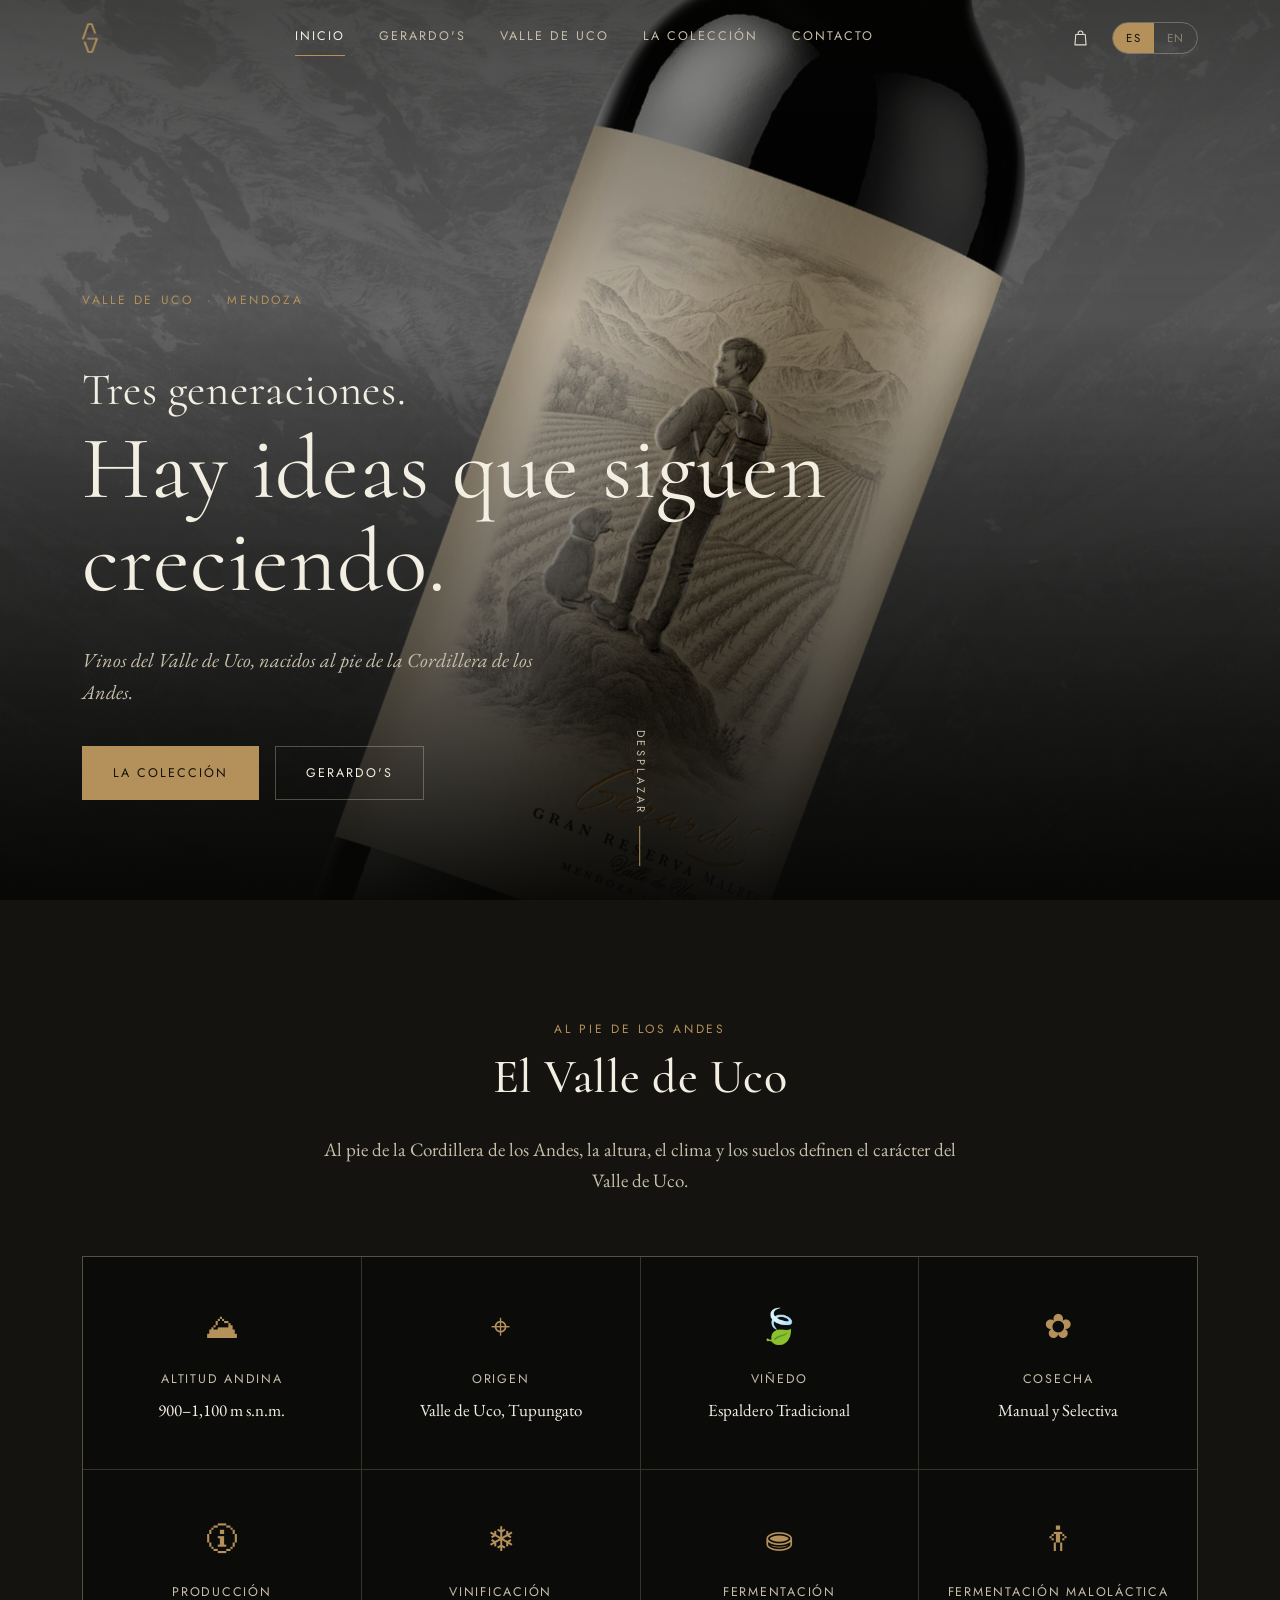
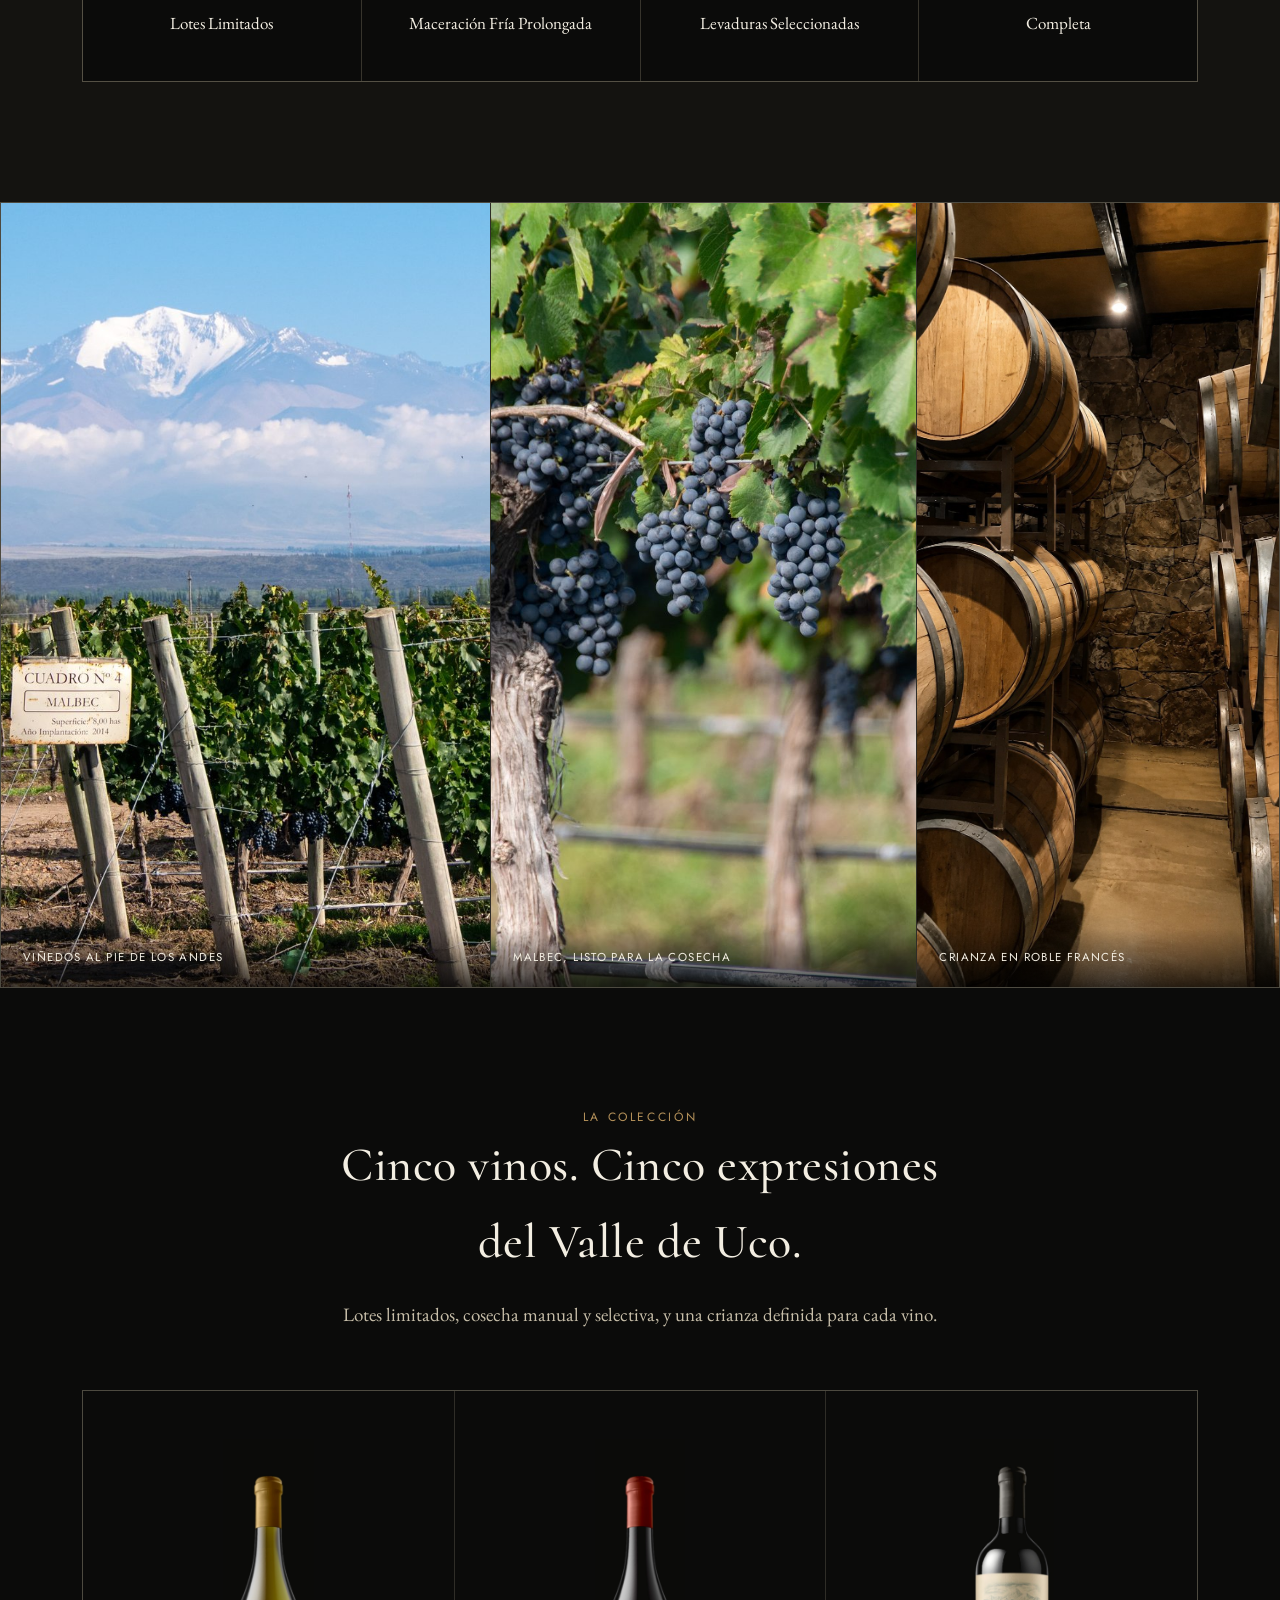
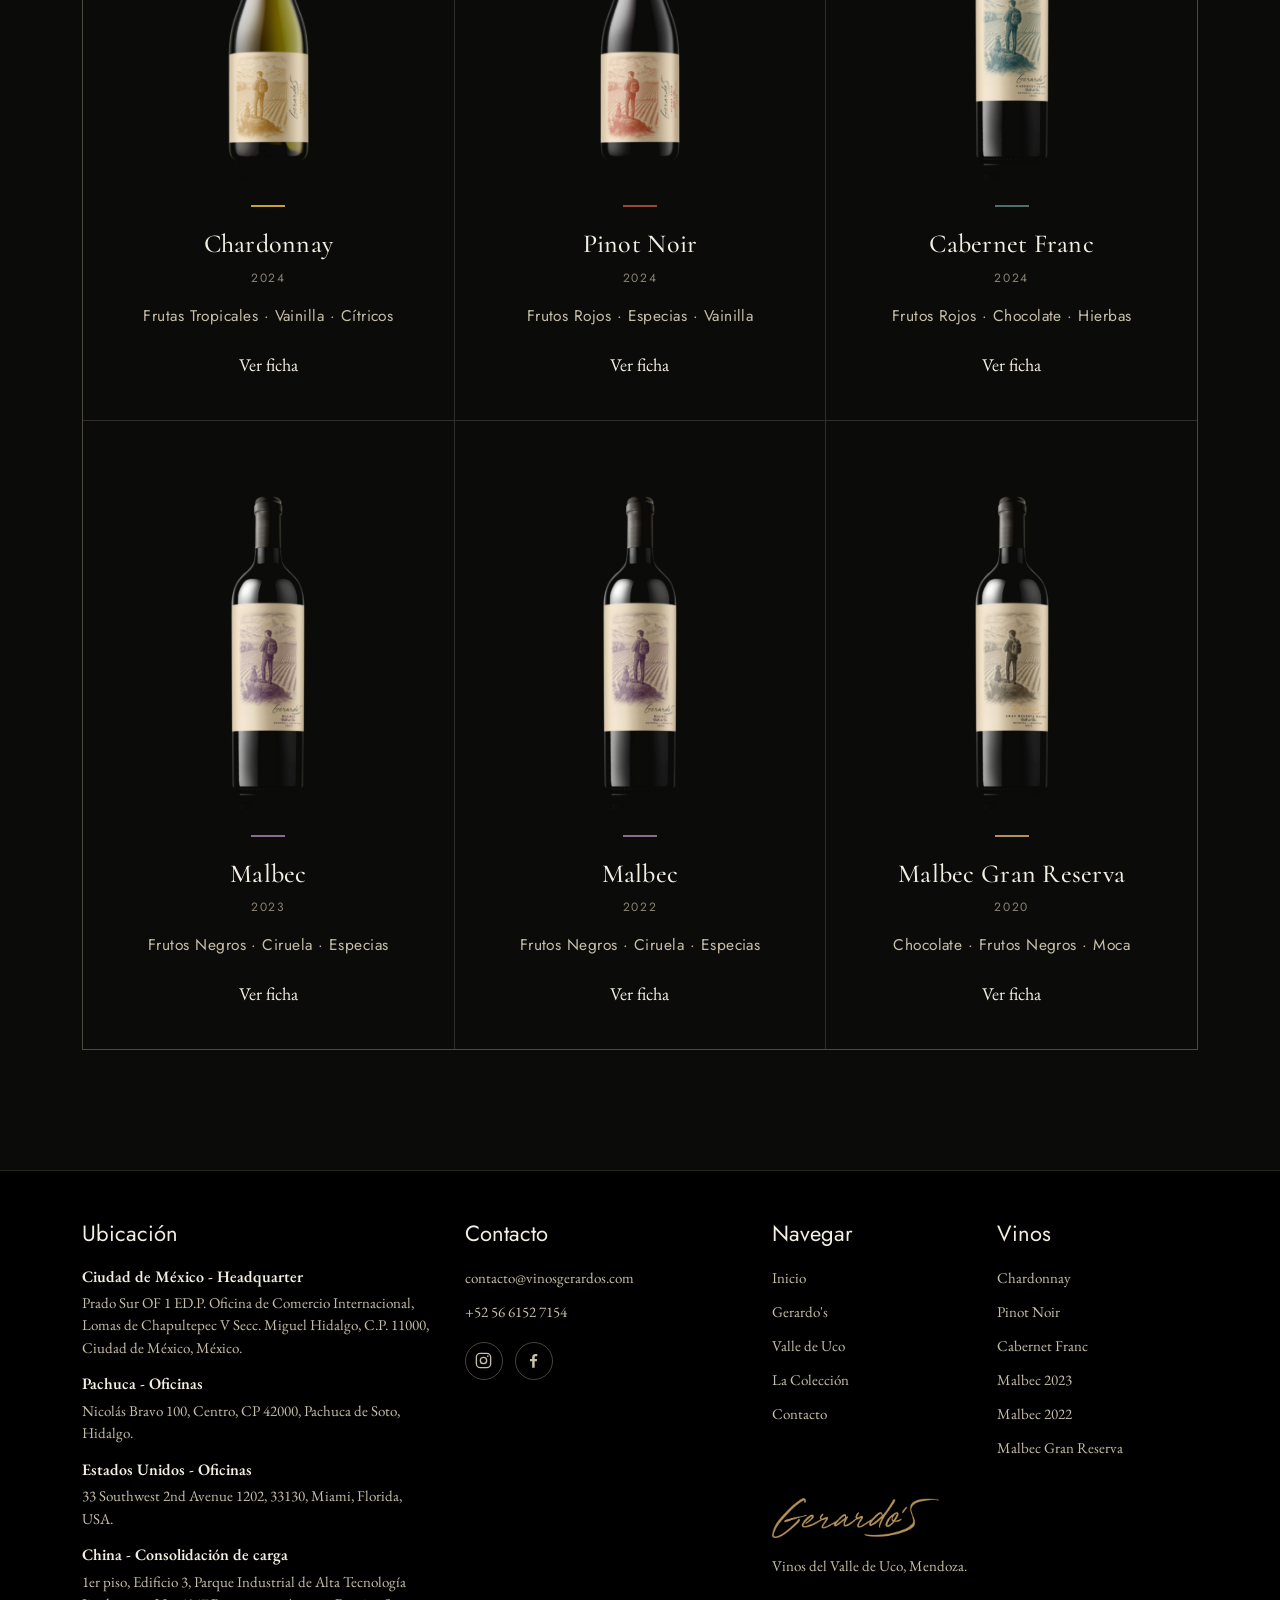
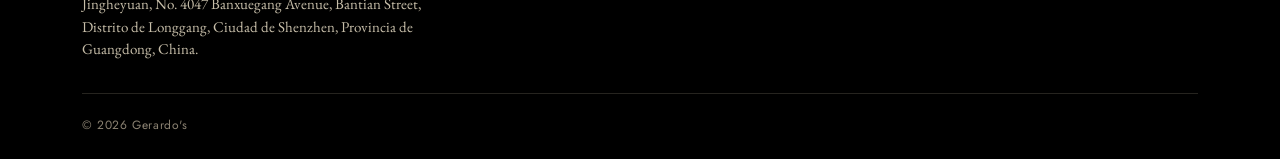
<file: index.html>
<!DOCTYPE html>
<html lang="es" data-lang="es">
<head>
<meta charset="UTF-8">
<meta name="viewport" content="width=device-width, initial-scale=1.0">
<title data-title-es="Gerardo's — Vinos de Valle de Uco, Mendoza" data-title-en="Gerardo's — Uco Valley Wines, Mendoza">Gerardo's — Vinos de Valle de Uco, Mendoza</title>
<meta name="description" content="Gerardo's — vinos de alta gama del Valle de Uco, Mendoza, Argentina. Tres generaciones, una misma tierra.">
<link rel="preconnect" href="https://fonts.googleapis.com">
<link rel="stylesheet" href="assets/css/style.css?v=20261025-footer-refined">
</head>
<body>

<header class="site-header">
  <div class="container">
    <a href="index.html" class="brand">
      <img src="assets/img/logo_mark_gold.png" alt="Gerardo's" class="brand-mark">
    </a>
    <nav class="primary">
      <a href="index.html" class="active" data-es>Inicio</a><a href="index.html" class="active" data-en>Home</a>
      <a href="historia.html" data-es>Gerardo's</a><a href="historia.html" data-en>Gerardo's</a>
      <a href="index.html#valle-de-uco" data-es>Valle de Uco</a><a href="index.html#valle-de-uco" data-en>Uco Valley</a>
      <a href="vinos.html" data-es>La Colecci&oacute;n</a><a href="vinos.html" data-en>The Collection</a>
      <a href="contacto.html" data-es>Contacto</a><a href="contacto.html" data-en>Contact</a>
    </nav>
    <div class="nav-right">
      <a class="nav-shop" href="pedido.html" aria-label="Shop / Tienda"><svg viewBox="0 0 24 24" aria-hidden="true"><path d="M6 7h12l1 13H5L6 7z"/><path d="M9 7V5.5a3 3 0 0 1 6 0V7"/></svg></a>
      <div class="lang-toggle">
        <button data-set="es">ES</button>
        <button data-set="en">EN</button>
      </div>
      <button class="menu-toggle" aria-label="Menu">&#9776;</button>
    </div>
  </div>
</header>

<section class="hero">
  <img class="hero-bg" src="assets/img/hero_bottle.jpg" alt="Gerardo's Gran Reserva Malbec, Valle de Uco">
  <div class="container hero-content">
    <div class="eyebrow">Valle de Uco &nbsp;&middot;&nbsp; Mendoza</div>
    <h1 data-es><span class="h1-lead">Tres generaciones.</span><br>Hay ideas que siguen creciendo.</h1>
    <h1 data-en><span class="h1-lead">Three generations.</span><br>Ideas that Live On.</h1>
    <p class="lede" data-es>Vinos del Valle de Uco, nacidos al pie de la Cordillera de los Andes.</p>
    <p class="lede" data-en>Wines from the Uco Valley, shaped at the foot of the Andes.</p>
    <div class="hero-actions">
      <a href="vinos.html" class="btn btn-gold"><span data-es>La Colecci&oacute;n</span><span data-en>The Collection</span></a>
      <a href="historia.html" class="btn"><span data-es>Gerardo's</span><span data-en>Gerardo's</span></a>
    </div>
  </div>
  <div class="scroll-cue" data-es>Desplazar</div>
  <div class="scroll-cue" data-en>Scroll</div>
</section>

<section class="dark-panel section-pad" id="valle-de-uco">
  <div class="container">
    <div class="section-head reveal">
      <div class="eyebrow" data-es>Al pie de los Andes</div>
      <div class="eyebrow" data-en>At the foot of the Andes</div>
      <h2 data-es>El Valle de Uco</h2>
      <h2 data-en>The Uco Valley</h2>
      <p data-es>Al pie de la Cordillera de los Andes, la altura, el clima y los suelos definen el car&aacute;cter del Valle de Uco.</p>
      <p data-en>At the foot of the Andes, altitude, climate, and soil define the character of the Uco Valley.</p>
    </div>
    <div class="terroir-grid reveal">
      <div class="terroir-item">
        <div class="ic">&#9968;</div>
        <h4 data-es>Altitud Andina</h4><h4 data-en>Altitude</h4>
        <p>900&ndash;1,100 <span data-es>m s.n.m.</span><span data-en>m a.s.l.</span></p>
      </div>
      <div class="terroir-item">
        <div class="ic">&#8982;</div>
        <h4 data-es>Origen</h4><h4 data-en>Origin</h4>
        <p>Valle de Uco, Tupungato</p>
      </div>
      <div class="terroir-item">
        <div class="ic">&#127811;</div>
        <h4 data-es>Vi&ntilde;edo</h4><h4 data-en>Vineyard</h4>
        <p data-es>Espaldero Tradicional</p><p data-en>Traditional Trellis</p>
      </div>
      <div class="terroir-item">
        <div class="ic">&#10047;</div>
        <h4 data-es>Cosecha</h4><h4 data-en>Harvest</h4>
        <p data-es>Manual y Selectiva</p><p data-en>Hand-harvested and selected.</p>
      </div>
      <div class="terroir-item">
        <div class="ic">&#128712;</div>
        <h4 data-es>Producci&oacute;n</h4><h4 data-en>Production</h4>
        <p data-es>Lotes Limitados</p><p data-en>Limited Production</p>
      </div>
      <div class="terroir-item">
        <div class="ic">&#10052;</div>
        <h4 data-es>Vinificaci&oacute;n</h4><h4 data-en>Vinification</h4>
        <p data-es>Maceraci&oacute;n Fr&iacute;a Prolongada</p><p data-en>Extended Cold Maceration</p>
      </div>
      <div class="terroir-item">
        <div class="ic">&#9922;</div>
        <h4 data-es>Fermentaci&oacute;n</h4><h4 data-en>Fermentation</h4>
        <p data-es>Levaduras Seleccionadas</p><p data-en>Selected Yeasts</p>
      </div>
      <div class="terroir-item">
        <div class="ic">&#128713;</div>
        <h4 data-es>Fermentaci&oacute;n Malol&aacute;ctica</h4><h4 data-en>Winemaking</h4>
        <p data-es>Completa</p><p data-en>Full Malolactic Fermentation</p>
      </div>
    </div>
  </div>
</section>

<section class="gallery-strip reveal">
  <figure>
    <img src="assets/img/gallery_vineyard.jpg" alt="Viñedos al pie de los Andes, Gerardo's">
    <figcaption data-es>Vi&ntilde;edos al pie de los Andes</figcaption>
    <figcaption data-en>Vineyards beneath the Andes</figcaption>
  </figure>
  <figure>
    <img src="assets/img/vineyard_grapes.jpg" alt="Malbec, listo para la cosecha, Gerardo's">
    <figcaption data-es>Malbec, listo para la cosecha</figcaption>
    <figcaption data-en>Malbec, ready for harvest</figcaption>
  </figure>
  <figure>
    <img src="assets/img/gallery_barrels.jpg" alt="Crianza en roble francés, Gerardo's">
    <figcaption data-es>Crianza en roble franc&eacute;s</figcaption>
    <figcaption data-en>Aging in French oak</figcaption>
  </figure>
</section>

<section class="section-pad">
  <div class="container">
    <div class="section-head reveal">
      <div class="eyebrow" data-es>La colecci&oacute;n</div>
      <div class="eyebrow" data-en>The collection</div>
      <h2 data-es>Cinco vinos. Cinco expresiones del Valle de Uco.</h2>
      <h2 data-en>Five wines. Five expressions of the Uco Valley.</h2>
      <p data-es>Lotes limitados, cosecha manual y selectiva, y una crianza definida para cada vino.</p>
      <p data-en>Limited lots, grapes harvested and selected by hand, and an individual approach to aging.</p>
    </div>

    <div class="wine-grid reveal">
      <a href="chardonnay.html" class="wine-card">
        <img src="assets/img/bottle_chardonnay.jpg" alt="Chardonnay">
        <div class="accent" style="background:var(--chardonnay);"></div>
        <h3>Chardonnay</h3>
        <div class="vintage">2024</div>
        <p class="notes" data-es>Frutas Tropicales &middot; Vainilla &middot; C&iacute;tricos</p>
        <p class="notes" data-en>Tropical Fruits &middot; Vanilla &middot; Citrus</p>
        <span class="link" data-es>Ver ficha</span><span class="link" data-en>View wine</span>
      </a>
      <a href="pinot-noir.html" class="wine-card">
        <img src="assets/img/bottle_pinot.jpg" alt="Pinot Noir">
        <div class="accent" style="background:var(--pinot);"></div>
        <h3>Pinot Noir</h3>
        <div class="vintage">2024</div>
        <p class="notes" data-es>Frutos Rojos &middot; Especias &middot; Vainilla</p>
        <p class="notes" data-en>Red Fruits &middot; Spice &middot; Vanilla</p>
        <span class="link" data-es>Ver ficha</span><span class="link" data-en>View wine</span>
      </a>
      <a href="cabernet-franc.html" class="wine-card">
        <img src="assets/img/bottle_cabfranc.jpg" alt="Cabernet Franc">
        <div class="accent" style="background:var(--cabfranc);"></div>
        <h3>Cabernet Franc</h3>
        <div class="vintage">2024</div>
        <p class="notes" data-es>Frutos Rojos &middot; Chocolate &middot; Hierbas</p>
        <p class="notes" data-en>Red Fruits &middot; Chocolate &middot; Herbs</p>
        <span class="link" data-es>Ver ficha</span><span class="link" data-en>View wine</span>
      </a>
      <a href="malbec.html" class="wine-card">
        <img src="assets/img/bottle_malbec.jpg" alt="Malbec">
        <div class="accent" style="background:var(--malbec);"></div>
        <h3>Malbec</h3>
        <div class="vintage">2023</div>
        <p class="notes" data-es>Frutos Negros &middot; Ciruela &middot; Especias</p>
        <p class="notes" data-en>Dark Fruit &middot; Plum &middot; Spice</p>
        <span class="link" data-es>Ver ficha</span><span class="link" data-en>View wine</span>
      </a>
      <a href="malbec-2022.html" class="wine-card">
        <img src="assets/img/bottle_malbec.jpg" alt="Malbec 2022">
        <div class="accent" style="background:var(--malbec);"></div>
        <h3>Malbec</h3>
        <div class="vintage">2022</div>
        <p class="notes" data-es>Frutos Negros &middot; Ciruela &middot; Especias</p>
        <p class="notes" data-en>Dark Fruit &middot; Plum &middot; Spice</p>
        <span class="link" data-es>Ver ficha</span><span class="link" data-en>View wine</span>
      </a>
      <a href="malbec-gran-reserva.html" class="wine-card">
        <img src="assets/img/bottle_granreserva.jpg" alt="Malbec Gran Reserva">
        <div class="accent" style="background:var(--granreserva);"></div>
        <h3>Malbec Gran Reserva</h3>
        <div class="vintage">2020</div>
        <p class="notes" data-es>Chocolate &middot; Frutos Negros &middot; Moca</p>
        <p class="notes" data-en>Chocolate &middot; Dark Fruit &middot; Mocha</p>
        <span class="link" data-es>Ver ficha</span><span class="link" data-en>View wine</span>
      </a>
    </div>
  </div>
</section>

<footer>
  <div class="container">
    <div class="footer-grid">
      <div>
        <div class="footer-brand"><img src="assets/img/logo_wordmark_gold.png" alt="Gerardo's"></div>
        <p data-es>Vinos del Valle de Uco, Mendoza.</p>
        <p data-en>Wines from the Uco Valley, Mendoza.</p>
      </div>
      <div>
        <h5 data-es>Navegar</h5><h5 data-en>Navigate</h5>
        <a href="index.html" data-es>Inicio</a><a href="index.html" data-en>Home</a>
        <a href="historia.html" data-es>Gerardo's</a><a href="historia.html" data-en>Gerardo's</a>
        <a href="index.html#valle-de-uco" data-es>Valle de Uco</a><a href="index.html#valle-de-uco" data-en>Uco Valley</a>
        <a href="vinos.html" data-es>La Colecci&oacute;n</a><a href="vinos.html" data-en>The Collection</a>
        <a href="contacto.html" data-es>Contacto</a><a href="contacto.html" data-en>Contact</a>
      </div>
      <div>
        <h5 data-es>Vinos</h5><h5 data-en>Wines</h5>
        <a href="chardonnay.html">Chardonnay</a>
        <a href="pinot-noir.html">Pinot Noir</a>
        <a href="cabernet-franc.html">Cabernet Franc</a>
        <a href="malbec.html">Malbec 2023</a>
        <a href="malbec-2022.html">Malbec 2022</a>
        <a href="malbec-gran-reserva.html">Malbec Gran Reserva</a>
      </div>
    </div>
    <div class="footer-contact-locations">
      <div class="footer-contact">
        <h5 data-es>Contacto</h5><h5 data-en>Contact</h5>
        <a href="mailto:contacto@vinosgerardos.com">contacto@vinosgerardos.com</a>
        <a href="tel:+525661527154">+52 56 6152 7154</a>
        <div class="footer-socials" aria-label="Redes sociales">
          <a href="https://www.instagram.com/vinosgerardos?rpxt=MWhxcWwzZWVhcnF2eA==" target="_blank" rel="noopener noreferrer" aria-label="Instagram">
            <svg viewBox="0 0 24 24" aria-hidden="true"><rect x="3" y="3" width="18" height="18" rx="5"></rect><circle cx="12" cy="12" r="4"></circle><circle class="social-icon-dot" cx="17.5" cy="6.5" r="1"></circle></svg>
          </a>
          <a href="https://www.facebook.com/share/1E5ZAqZrSp/" target="_blank" rel="noopener noreferrer" aria-label="Facebook">
            <svg viewBox="0 0 24 24" aria-hidden="true"><path d="M13.5 21v-8h2.7l.4-3h-3.1V8.1c0-.9.3-1.5 1.6-1.5h1.7V3.9c-.3 0-1.3-.1-2.4-.1-2.4 0-4.1 1.5-4.1 4.2V10H7.5v3h2.8v8h3.2z"></path></svg>
          </a>
        </div>
      </div>
    <section class="footer-locations" aria-label="Ubicación / Locations">
      <h5 data-es>Ubicación</h5><h5 data-en>Locations</h5>
      <div class="location-grid">
        <article class="location-card">
          <h6><span data-es>Ciudad de México - Headquarter</span><span data-en>Mexico City - Headquarters</span></h6>
          <address>Prado Sur OF 1 ED.P. Oficina de Comercio Internacional, Lomas de Chapultepec V Secc. Miguel Hidalgo, C.P. 11000, Ciudad de México, México.</address>
        </article>
        <article class="location-card">
          <h6><span data-es>Pachuca - Oficinas</span><span data-en>Pachuca - Offices</span></h6>
          <address>Nicolás Bravo 100, Centro, CP 42000, Pachuca de Soto, Hidalgo.</address>
        </article>
        <article class="location-card">
          <h6><span data-es>Estados Unidos - Oficinas</span><span data-en>United States - Offices</span></h6>
          <address>33 Southwest 2nd Avenue 1202, 33130, Miami, Florida, USA.</address>
        </article>
        <article class="location-card">
          <h6><span data-es>China - Consolidación de carga</span><span data-en>China - Cargo Consolidation</span></h6>
          <address>1er piso, Edificio 3, Parque Industrial de Alta Tecnología Jingheyuan, No. 4047 Banxuegang Avenue, Bantian Street, Distrito de Longgang, Ciudad de Shenzhen, Provincia de Guangdong, China.</address>
        </article>
      </div>
    </section>
    </div>
    <div class="footer-bottom">
      <span data-es>&copy; 2026 Gerardo's</span>
      <span data-en>&copy; 2026 Gerardo's</span>
    </div>
  </div>
</footer>

<script src="assets/js/main.js"></script>
</body>
</html>
</file>
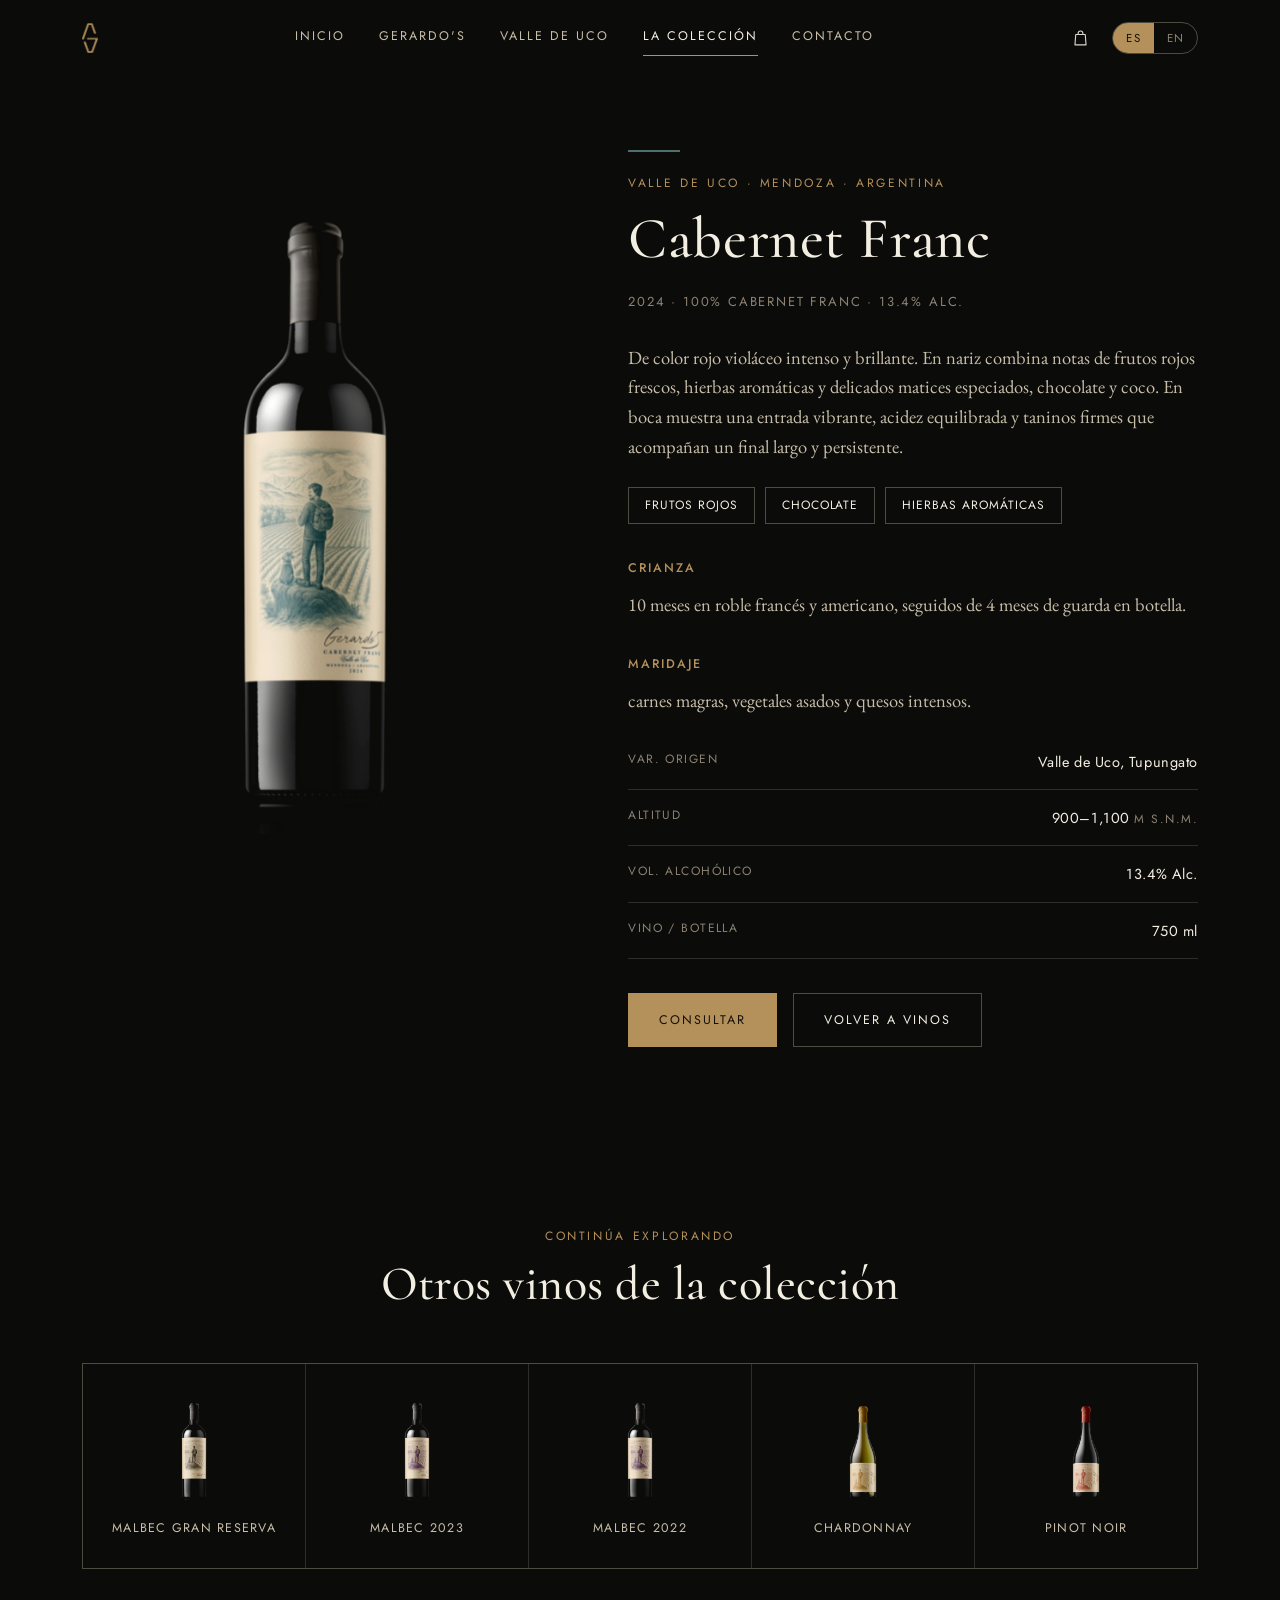
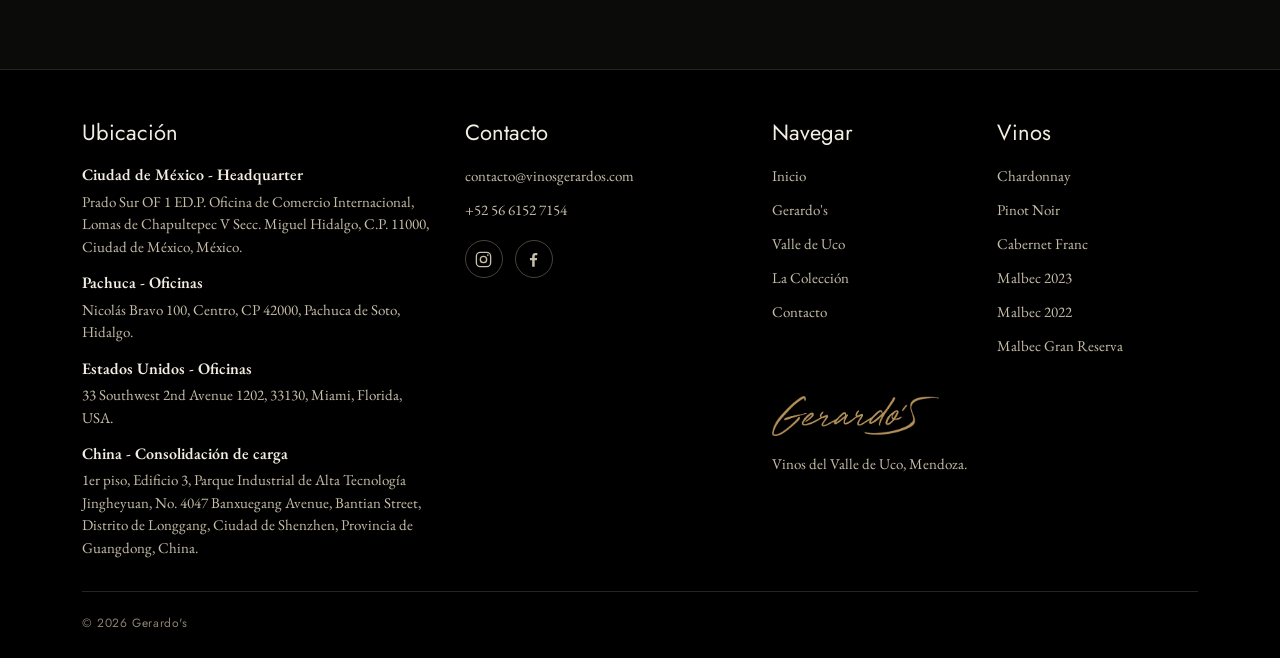
<file: cabernet-franc.html>
<!DOCTYPE html>
<html lang="es" data-lang="es">
<head>
<meta charset="UTF-8">
<meta name="viewport" content="width=device-width, initial-scale=1.0">
<title data-title-es="Cabernet Franc — Gerardo's" data-title-en="Cabernet Franc — Gerardo's">Cabernet Franc — Gerardo's</title>
<meta name="description" content="Cabernet Franc 2024, Gerardo's — Valle de Uco, Mendoza, Argentina.">
<link rel="stylesheet" href="assets/css/style.css?v=20261025-footer-refined">
</head>
<body>

<header class="site-header">
  <div class="container">
    <a href="index.html" class="brand">
      <img src="assets/img/logo_mark_gold.png" alt="Gerardo's" class="brand-mark">
    </a>
    <nav class="primary">
      <a href="index.html" data-es>Inicio</a><a href="index.html" data-en>Home</a>
      <a href="historia.html" data-es>Gerardo's</a><a href="historia.html" data-en>Gerardo's</a>
      <a href="index.html#valle-de-uco" data-es>Valle de Uco</a><a href="index.html#valle-de-uco" data-en>Uco Valley</a>
      <a href="vinos.html" class="active" data-es>La Colecci&oacute;n</a><a href="vinos.html" class="active" data-en>The Collection</a>
      <a href="contacto.html" data-es>Contacto</a><a href="contacto.html" data-en>Contact</a>
    </nav>
    <div class="nav-right">
      <a class="nav-shop" href="pedido.html" aria-label="Shop / Tienda"><svg viewBox="0 0 24 24" aria-hidden="true"><path d="M6 7h12l1 13H5L6 7z"/><path d="M9 7V5.5a3 3 0 0 1 6 0V7"/></svg></a>
      <div class="lang-toggle">
        <button data-set="es">ES</button>
        <button data-set="en">EN</button>
      </div>
      <button class="menu-toggle" aria-label="Menu">&#9776;</button>
    </div>
  </div>
</header>

<section class="section-pad-sm" style="padding-top:150px;">
  <div class="container">
    <div class="wine-detail">
      <figure class="bottle-figure reveal">
        <img src="assets/img/bottle_cabfranc.jpg" alt="Cabernet Franc 2024">
      </figure>
      <div class="reveal">
        <div class="wd-accent" style="background:var(--cabfranc);"></div>
        <div class="eyebrow">Valle de Uco &middot; Mendoza &middot; Argentina</div>
        <h1>Cabernet Franc</h1>
        <div class="subtitle">2024 &middot; 100% Cabernet Franc &middot; 13.4% Alc.</div>

        <p class="desc" data-es>De color rojo violáceo intenso y brillante. En nariz combina notas de frutos rojos frescos, hierbas aromáticas y delicados matices especiados, chocolate y coco. En boca muestra una entrada vibrante, acidez equilibrada y taninos firmes que acompañan un final largo y persistente.</p>
        <p class="desc" data-en>Deep, brilliant violet-red in color. The nose combines fresh red fruit with aromatic herbs, subtle spice, chocolate, and coconut. On the palate, it is vibrant and balanced, with fresh acidity, firm tannins, and a long, persistent finish.</p>

        <div class="tasting-chips">
          <span data-es>Frutos Rojos</span><span data-en>Red Fruits</span>
          <span data-es>Chocolate</span><span data-en>Chocolate</span>
          <span data-es>Hierbas Aromáticas</span><span data-en>Aromatic Herbs</span>
        </div>

        <h4 class="block-label" data-es>Crianza</h4>
        <h4 class="block-label" data-en>Aging</h4>
        <p class="desc" data-es>10 meses en roble franc&eacute;s y americano, seguidos de 4 meses de guarda en botella.</p>
        <p class="desc" data-en>10 months in French and American oak, followed by 4 months in bottle.</p>

        <h4 class="block-label" data-es>Maridaje</h4>
        <h4 class="block-label" data-en>Pairing</h4>
        <p class="desc" data-es>carnes magras, vegetales asados y quesos intensos.</p>
        <p class="desc" data-en>lean meats, roasted vegetables, and bold cheeses.</p>

        <div class="spec-row"><span data-es>Var. Origen</span><span data-en>Origin</span><span>Valle de Uco, Tupungato</span></div>
        <div class="spec-row"><span data-es>Altitud</span><span data-en>Altitude</span><span>900&ndash;1,100 <span data-es>m s.n.m.</span><span data-en>m a.s.l.</span></span></div>
        <div class="spec-row"><span data-es>Vol. Alcoh&oacute;lico</span><span data-en>Alcohol</span><span>13.4% Alc.</span></div>
        <div class="spec-row"><span data-es>Vino / Botella</span><span data-en>Format</span><span>750 ml</span></div>

        <div class="wd-actions">
          <a href="pedido.html" class="btn btn-gold"><span data-es>Consultar</span><span data-en>Inquire</span></a>
          <a href="vinos.html" class="btn"><span data-es>Volver a Vinos</span><span data-en>Back to Wines</span></a>
        </div>
      </div>
    </div>
  </div>
</section>

<section class="other-wines">
  <div class="container">
    <div class="section-head reveal" style="margin-bottom:40px;">
      <div class="eyebrow" data-es>Contin&uacute;a explorando</div>
      <div class="eyebrow" data-en>Keep exploring</div>
      <h2 data-es>Otros vinos de la colecci&oacute;n</h2>
      <h2 data-en>Discover other wines in the collection</h2>
    </div>
    <div class="strip reveal">
      <a href="malbec-gran-reserva.html"><img src="assets/img/bottle_granreserva.jpg" alt="Malbec Gran Reserva">Malbec Gran Reserva</a>
      <a href="malbec.html"><img src="assets/img/bottle_malbec.jpg" alt="Malbec 2023">Malbec 2023</a>
      <a href="malbec-2022.html"><img src="assets/img/bottle_malbec.jpg" alt="Malbec 2022">Malbec 2022</a>
      <a href="chardonnay.html"><img src="assets/img/bottle_chardonnay.jpg" alt="Chardonnay">Chardonnay</a>
      <a href="pinot-noir.html"><img src="assets/img/bottle_pinot.jpg" alt="Pinot Noir">Pinot Noir</a>
    </div>
  </div>
</section>

<footer>
  <div class="container">
    <div class="footer-grid">
      <div>
        <div class="footer-brand"><img src="assets/img/logo_wordmark_gold.png" alt="Gerardo's"></div>
        <p data-es>Vinos del Valle de Uco, Mendoza.</p>
        <p data-en>Wines from the Uco Valley, Mendoza.</p>
      </div>
      <div>
        <h5 data-es>Navegar</h5><h5 data-en>Navigate</h5>
        <a href="index.html" data-es>Inicio</a><a href="index.html" data-en>Home</a>
        <a href="historia.html" data-es>Gerardo's</a><a href="historia.html" data-en>Gerardo's</a>
        <a href="index.html#valle-de-uco" data-es>Valle de Uco</a><a href="index.html#valle-de-uco" data-en>Uco Valley</a>
        <a href="vinos.html" data-es>La Colecci&oacute;n</a><a href="vinos.html" data-en>The Collection</a>
        <a href="contacto.html" data-es>Contacto</a><a href="contacto.html" data-en>Contact</a>
      </div>
      <div>
        <h5 data-es>Vinos</h5><h5 data-en>Wines</h5>
        <a href="chardonnay.html">Chardonnay</a>
        <a href="pinot-noir.html">Pinot Noir</a>
        <a href="cabernet-franc.html">Cabernet Franc</a>
        <a href="malbec.html">Malbec 2023</a>
        <a href="malbec-2022.html">Malbec 2022</a>
        <a href="malbec-gran-reserva.html">Malbec Gran Reserva</a>
      </div>
    </div>
    <div class="footer-contact-locations">
      <div class="footer-contact">
        <h5 data-es>Contacto</h5><h5 data-en>Contact</h5>
        <a href="mailto:contacto@vinosgerardos.com">contacto@vinosgerardos.com</a>
        <a href="tel:+525661527154">+52 56 6152 7154</a>
        <div class="footer-socials" aria-label="Redes sociales">
          <a href="https://www.instagram.com/vinosgerardos?rpxt=MWhxcWwzZWVhcnF2eA==" target="_blank" rel="noopener noreferrer" aria-label="Instagram">
            <svg viewBox="0 0 24 24" aria-hidden="true"><rect x="3" y="3" width="18" height="18" rx="5"></rect><circle cx="12" cy="12" r="4"></circle><circle class="social-icon-dot" cx="17.5" cy="6.5" r="1"></circle></svg>
          </a>
          <a href="https://www.facebook.com/share/1E5ZAqZrSp/" target="_blank" rel="noopener noreferrer" aria-label="Facebook">
            <svg viewBox="0 0 24 24" aria-hidden="true"><path d="M13.5 21v-8h2.7l.4-3h-3.1V8.1c0-.9.3-1.5 1.6-1.5h1.7V3.9c-.3 0-1.3-.1-2.4-.1-2.4 0-4.1 1.5-4.1 4.2V10H7.5v3h2.8v8h3.2z"></path></svg>
          </a>
        </div>
      </div>
    <section class="footer-locations" aria-label="Ubicación / Locations">
      <h5 data-es>Ubicación</h5><h5 data-en>Locations</h5>
      <div class="location-grid">
        <article class="location-card">
          <h6><span data-es>Ciudad de México - Headquarter</span><span data-en>Mexico City - Headquarters</span></h6>
          <address>Prado Sur OF 1 ED.P. Oficina de Comercio Internacional, Lomas de Chapultepec V Secc. Miguel Hidalgo, C.P. 11000, Ciudad de México, México.</address>
        </article>
        <article class="location-card">
          <h6><span data-es>Pachuca - Oficinas</span><span data-en>Pachuca - Offices</span></h6>
          <address>Nicolás Bravo 100, Centro, CP 42000, Pachuca de Soto, Hidalgo.</address>
        </article>
        <article class="location-card">
          <h6><span data-es>Estados Unidos - Oficinas</span><span data-en>United States - Offices</span></h6>
          <address>33 Southwest 2nd Avenue 1202, 33130, Miami, Florida, USA.</address>
        </article>
        <article class="location-card">
          <h6><span data-es>China - Consolidación de carga</span><span data-en>China - Cargo Consolidation</span></h6>
          <address>1er piso, Edificio 3, Parque Industrial de Alta Tecnología Jingheyuan, No. 4047 Banxuegang Avenue, Bantian Street, Distrito de Longgang, Ciudad de Shenzhen, Provincia de Guangdong, China.</address>
        </article>
      </div>
    </section>
    </div>
    <div class="footer-bottom">
      <span data-es>&copy; 2026 Gerardo's</span>
      <span data-en>&copy; 2026 Gerardo's</span>
    </div>
  </div>
</footer>

<script src="assets/js/main.js"></script>
</body>
</html>
</file>
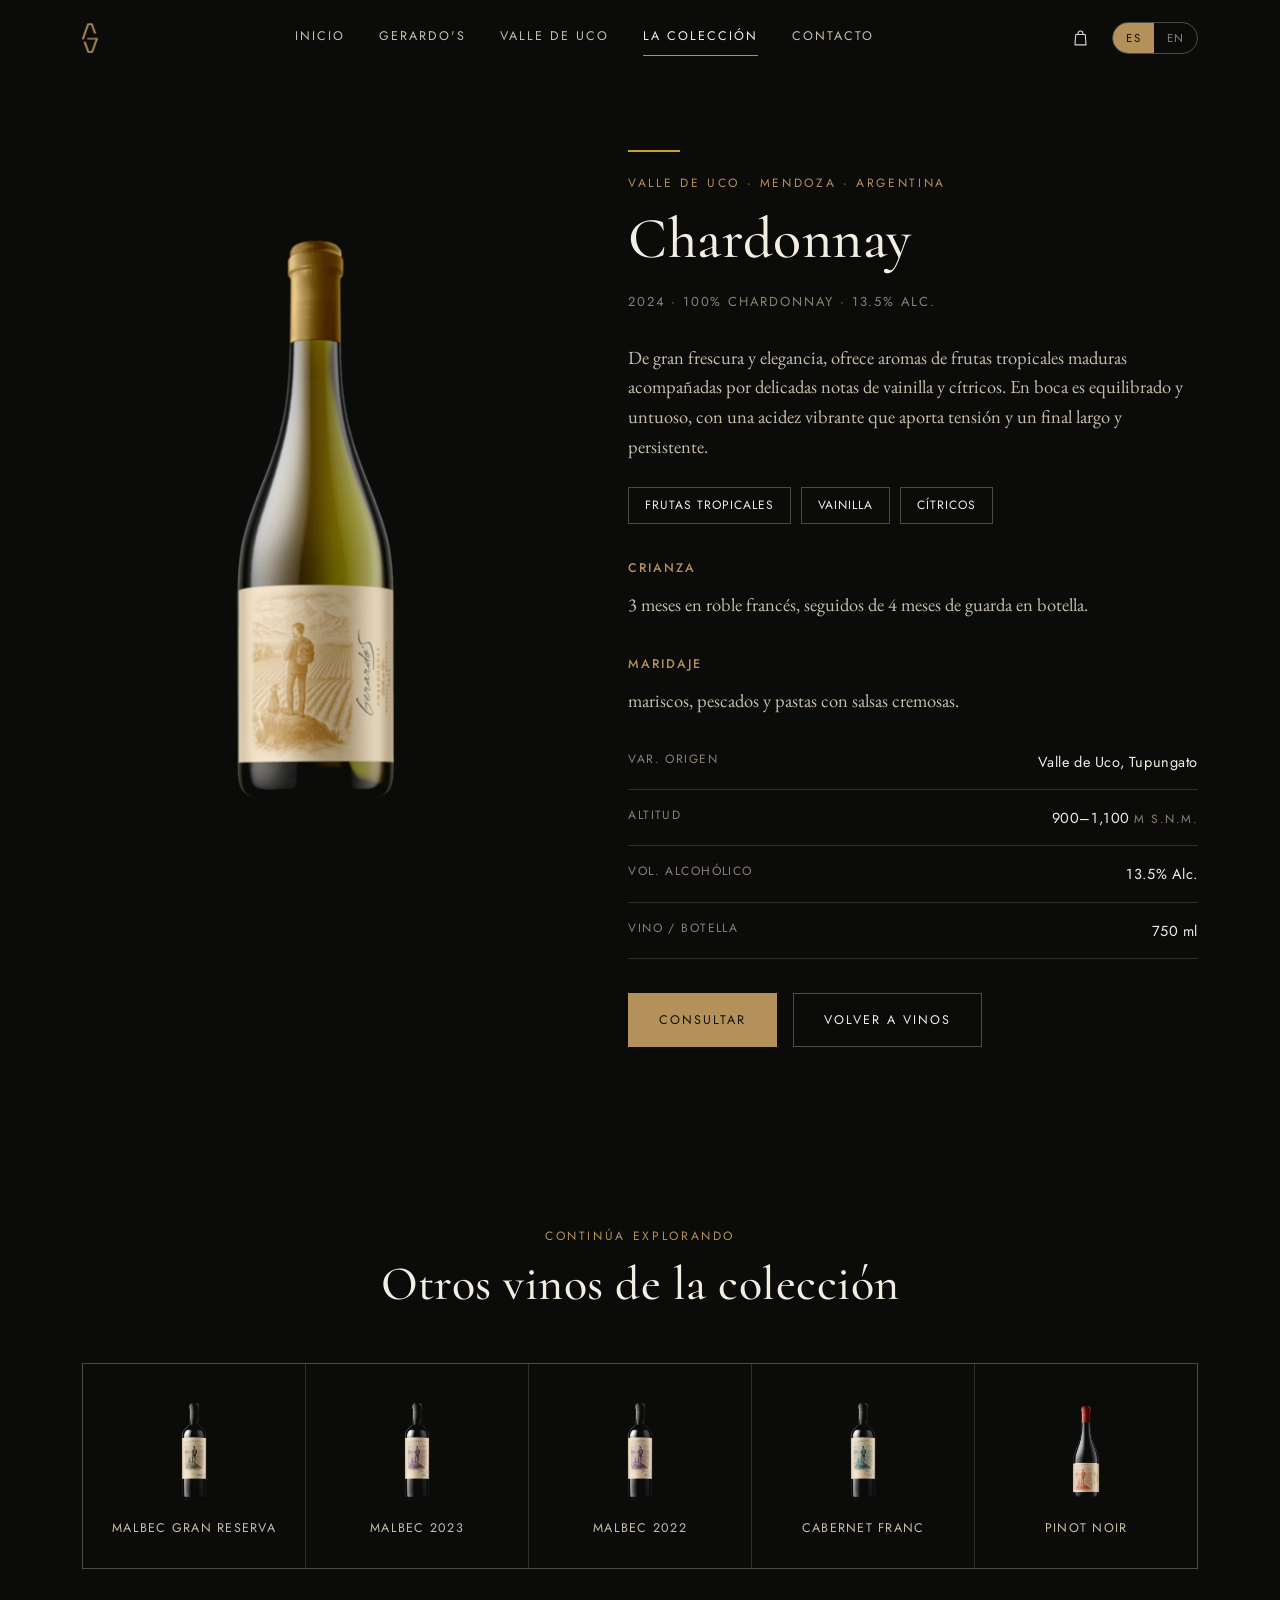
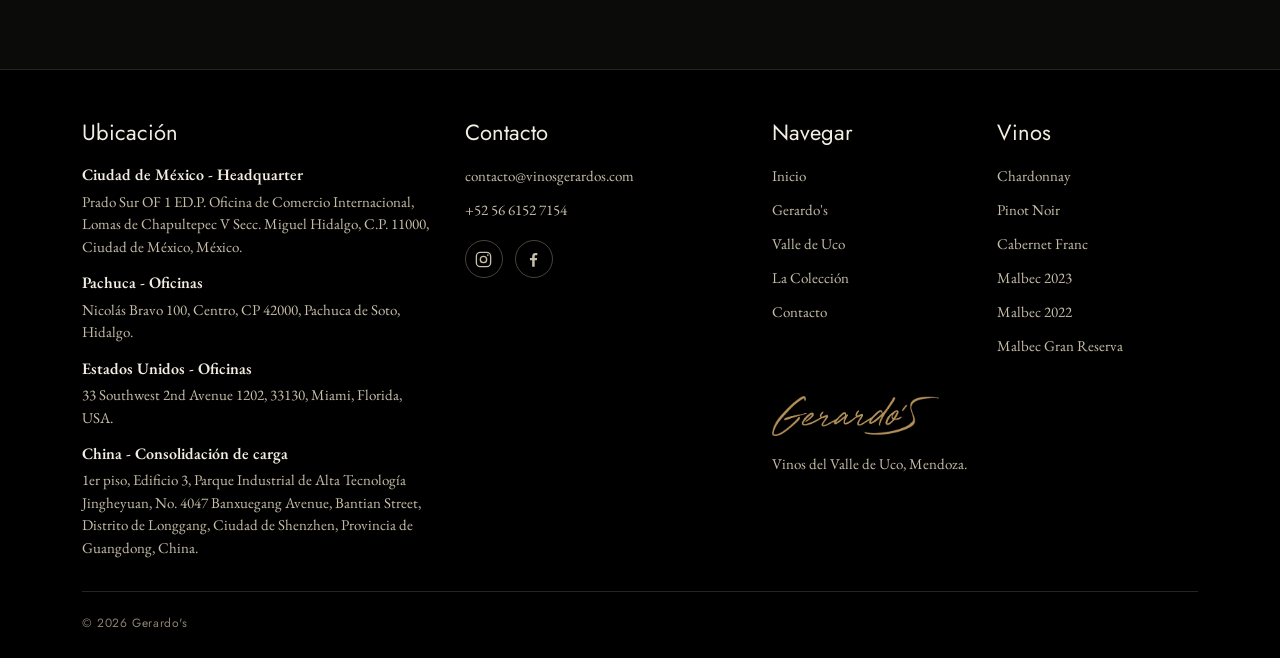
<file: chardonnay.html>
<!DOCTYPE html>
<html lang="es" data-lang="es">
<head>
<meta charset="UTF-8">
<meta name="viewport" content="width=device-width, initial-scale=1.0">
<title data-title-es="Chardonnay — Gerardo's" data-title-en="Chardonnay — Gerardo's">Chardonnay — Gerardo's</title>
<meta name="description" content="Chardonnay 2024, Gerardo's — Valle de Uco, Mendoza, Argentina.">
<link rel="stylesheet" href="assets/css/style.css?v=20261025-footer-refined">
</head>
<body>

<header class="site-header">
  <div class="container">
    <a href="index.html" class="brand">
      <img src="assets/img/logo_mark_gold.png" alt="Gerardo's" class="brand-mark">
    </a>
    <nav class="primary">
      <a href="index.html" data-es>Inicio</a><a href="index.html" data-en>Home</a>
      <a href="historia.html" data-es>Gerardo's</a><a href="historia.html" data-en>Gerardo's</a>
      <a href="index.html#valle-de-uco" data-es>Valle de Uco</a><a href="index.html#valle-de-uco" data-en>Uco Valley</a>
      <a href="vinos.html" class="active" data-es>La Colecci&oacute;n</a><a href="vinos.html" class="active" data-en>The Collection</a>
      <a href="contacto.html" data-es>Contacto</a><a href="contacto.html" data-en>Contact</a>
    </nav>
    <div class="nav-right">
      <a class="nav-shop" href="pedido.html" aria-label="Shop / Tienda"><svg viewBox="0 0 24 24" aria-hidden="true"><path d="M6 7h12l1 13H5L6 7z"/><path d="M9 7V5.5a3 3 0 0 1 6 0V7"/></svg></a>
      <div class="lang-toggle">
        <button data-set="es">ES</button>
        <button data-set="en">EN</button>
      </div>
      <button class="menu-toggle" aria-label="Menu">&#9776;</button>
    </div>
  </div>
</header>

<section class="section-pad-sm" style="padding-top:150px;">
  <div class="container">
    <div class="wine-detail">
      <figure class="bottle-figure reveal">
        <img src="assets/img/bottle_chardonnay.jpg" alt="Chardonnay 2024">
      </figure>
      <div class="reveal">
        <div class="wd-accent" style="background:var(--chardonnay);"></div>
        <div class="eyebrow">Valle de Uco &middot; Mendoza &middot; Argentina</div>
        <h1>Chardonnay</h1>
        <div class="subtitle">2024 &middot; 100% Chardonnay &middot; 13.5% Alc.</div>

        <p class="desc" data-es>De gran frescura y elegancia, ofrece aromas de frutas tropicales maduras acompañadas por delicadas notas de vainilla y cítricos. En boca es equilibrado y untuoso, con una acidez vibrante que aporta tensión y un final largo y persistente.</p>
        <p class="desc" data-en>Fresh and elegant, with aromas of ripe tropical fruit layered with delicate notes of vanilla and citrus. On the palate, it is balanced and creamy, with vibrant acidity that brings tension and freshness through a long, lingering finish.</p>

        <div class="tasting-chips">
          <span data-es>Frutas Tropicales</span><span data-en>Tropical Fruits</span>
          <span data-es>Vainilla</span><span data-en>Vanilla</span>
          <span data-es>Cítricos</span><span data-en>Citrus</span>
        </div>

        <h4 class="block-label" data-es>Crianza</h4>
        <h4 class="block-label" data-en>Aging</h4>
        <p class="desc" data-es>3 meses en roble franc&eacute;s, seguidos de 4 meses de guarda en botella.</p>
        <p class="desc" data-en>3 months in French oak, followed by 4 months in bottle.</p>

        <h4 class="block-label" data-es>Maridaje</h4>
        <h4 class="block-label" data-en>Pairing</h4>
        <p class="desc" data-es>mariscos, pescados y pastas con salsas cremosas.</p>
        <p class="desc" data-en>shellfish, fish, and pasta with creamy sauces.</p>

        <div class="spec-row"><span data-es>Var. Origen</span><span data-en>Origin</span><span>Valle de Uco, Tupungato</span></div>
        <div class="spec-row"><span data-es>Altitud</span><span data-en>Altitude</span><span>900&ndash;1,100 <span data-es>m s.n.m.</span><span data-en>m a.s.l.</span></span></div>
        <div class="spec-row"><span data-es>Vol. Alcoh&oacute;lico</span><span data-en>Alcohol</span><span>13.5% Alc.</span></div>
        <div class="spec-row"><span data-es>Vino / Botella</span><span data-en>Format</span><span>750 ml</span></div>

        <div class="wd-actions">
          <a href="pedido.html" class="btn btn-gold"><span data-es>Consultar</span><span data-en>Inquire</span></a>
          <a href="vinos.html" class="btn"><span data-es>Volver a Vinos</span><span data-en>Back to Wines</span></a>
        </div>
      </div>
    </div>
  </div>
</section>

<section class="other-wines">
  <div class="container">
    <div class="section-head reveal" style="margin-bottom:40px;">
      <div class="eyebrow" data-es>Contin&uacute;a explorando</div>
      <div class="eyebrow" data-en>Keep exploring</div>
      <h2 data-es>Otros vinos de la colecci&oacute;n</h2>
      <h2 data-en>Discover other wines in the collection</h2>
    </div>
    <div class="strip reveal">
      <a href="malbec-gran-reserva.html"><img src="assets/img/bottle_granreserva.jpg" alt="Malbec Gran Reserva">Malbec Gran Reserva</a>
      <a href="malbec.html"><img src="assets/img/bottle_malbec.jpg" alt="Malbec 2023">Malbec 2023</a>
      <a href="malbec-2022.html"><img src="assets/img/bottle_malbec.jpg" alt="Malbec 2022">Malbec 2022</a>
      <a href="cabernet-franc.html"><img src="assets/img/bottle_cabfranc.jpg" alt="Cabernet Franc">Cabernet Franc</a>
      <a href="pinot-noir.html"><img src="assets/img/bottle_pinot.jpg" alt="Pinot Noir">Pinot Noir</a>
    </div>
  </div>
</section>

<footer>
  <div class="container">
    <div class="footer-grid">
      <div>
        <div class="footer-brand"><img src="assets/img/logo_wordmark_gold.png" alt="Gerardo's"></div>
        <p data-es>Vinos del Valle de Uco, Mendoza.</p>
        <p data-en>Wines from the Uco Valley, Mendoza.</p>
      </div>
      <div>
        <h5 data-es>Navegar</h5><h5 data-en>Navigate</h5>
        <a href="index.html" data-es>Inicio</a><a href="index.html" data-en>Home</a>
        <a href="historia.html" data-es>Gerardo's</a><a href="historia.html" data-en>Gerardo's</a>
        <a href="index.html#valle-de-uco" data-es>Valle de Uco</a><a href="index.html#valle-de-uco" data-en>Uco Valley</a>
        <a href="vinos.html" data-es>La Colecci&oacute;n</a><a href="vinos.html" data-en>The Collection</a>
        <a href="contacto.html" data-es>Contacto</a><a href="contacto.html" data-en>Contact</a>
      </div>
      <div>
        <h5 data-es>Vinos</h5><h5 data-en>Wines</h5>
        <a href="chardonnay.html">Chardonnay</a>
        <a href="pinot-noir.html">Pinot Noir</a>
        <a href="cabernet-franc.html">Cabernet Franc</a>
        <a href="malbec.html">Malbec 2023</a>
        <a href="malbec-2022.html">Malbec 2022</a>
        <a href="malbec-gran-reserva.html">Malbec Gran Reserva</a>
      </div>
    </div>
    <div class="footer-contact-locations">
      <div class="footer-contact">
        <h5 data-es>Contacto</h5><h5 data-en>Contact</h5>
        <a href="mailto:contacto@vinosgerardos.com">contacto@vinosgerardos.com</a>
        <a href="tel:+525661527154">+52 56 6152 7154</a>
        <div class="footer-socials" aria-label="Redes sociales">
          <a href="https://www.instagram.com/vinosgerardos?rpxt=MWhxcWwzZWVhcnF2eA==" target="_blank" rel="noopener noreferrer" aria-label="Instagram">
            <svg viewBox="0 0 24 24" aria-hidden="true"><rect x="3" y="3" width="18" height="18" rx="5"></rect><circle cx="12" cy="12" r="4"></circle><circle class="social-icon-dot" cx="17.5" cy="6.5" r="1"></circle></svg>
          </a>
          <a href="https://www.facebook.com/share/1E5ZAqZrSp/" target="_blank" rel="noopener noreferrer" aria-label="Facebook">
            <svg viewBox="0 0 24 24" aria-hidden="true"><path d="M13.5 21v-8h2.7l.4-3h-3.1V8.1c0-.9.3-1.5 1.6-1.5h1.7V3.9c-.3 0-1.3-.1-2.4-.1-2.4 0-4.1 1.5-4.1 4.2V10H7.5v3h2.8v8h3.2z"></path></svg>
          </a>
        </div>
      </div>
    <section class="footer-locations" aria-label="Ubicación / Locations">
      <h5 data-es>Ubicación</h5><h5 data-en>Locations</h5>
      <div class="location-grid">
        <article class="location-card">
          <h6><span data-es>Ciudad de México - Headquarter</span><span data-en>Mexico City - Headquarters</span></h6>
          <address>Prado Sur OF 1 ED.P. Oficina de Comercio Internacional, Lomas de Chapultepec V Secc. Miguel Hidalgo, C.P. 11000, Ciudad de México, México.</address>
        </article>
        <article class="location-card">
          <h6><span data-es>Pachuca - Oficinas</span><span data-en>Pachuca - Offices</span></h6>
          <address>Nicolás Bravo 100, Centro, CP 42000, Pachuca de Soto, Hidalgo.</address>
        </article>
        <article class="location-card">
          <h6><span data-es>Estados Unidos - Oficinas</span><span data-en>United States - Offices</span></h6>
          <address>33 Southwest 2nd Avenue 1202, 33130, Miami, Florida, USA.</address>
        </article>
        <article class="location-card">
          <h6><span data-es>China - Consolidación de carga</span><span data-en>China - Cargo Consolidation</span></h6>
          <address>1er piso, Edificio 3, Parque Industrial de Alta Tecnología Jingheyuan, No. 4047 Banxuegang Avenue, Bantian Street, Distrito de Longgang, Ciudad de Shenzhen, Provincia de Guangdong, China.</address>
        </article>
      </div>
    </section>
    </div>
    <div class="footer-bottom">
      <span data-es>&copy; 2026 Gerardo's</span>
      <span data-en>&copy; 2026 Gerardo's</span>
    </div>
  </div>
</footer>

<script src="assets/js/main.js"></script>
</body>
</html>
</file>
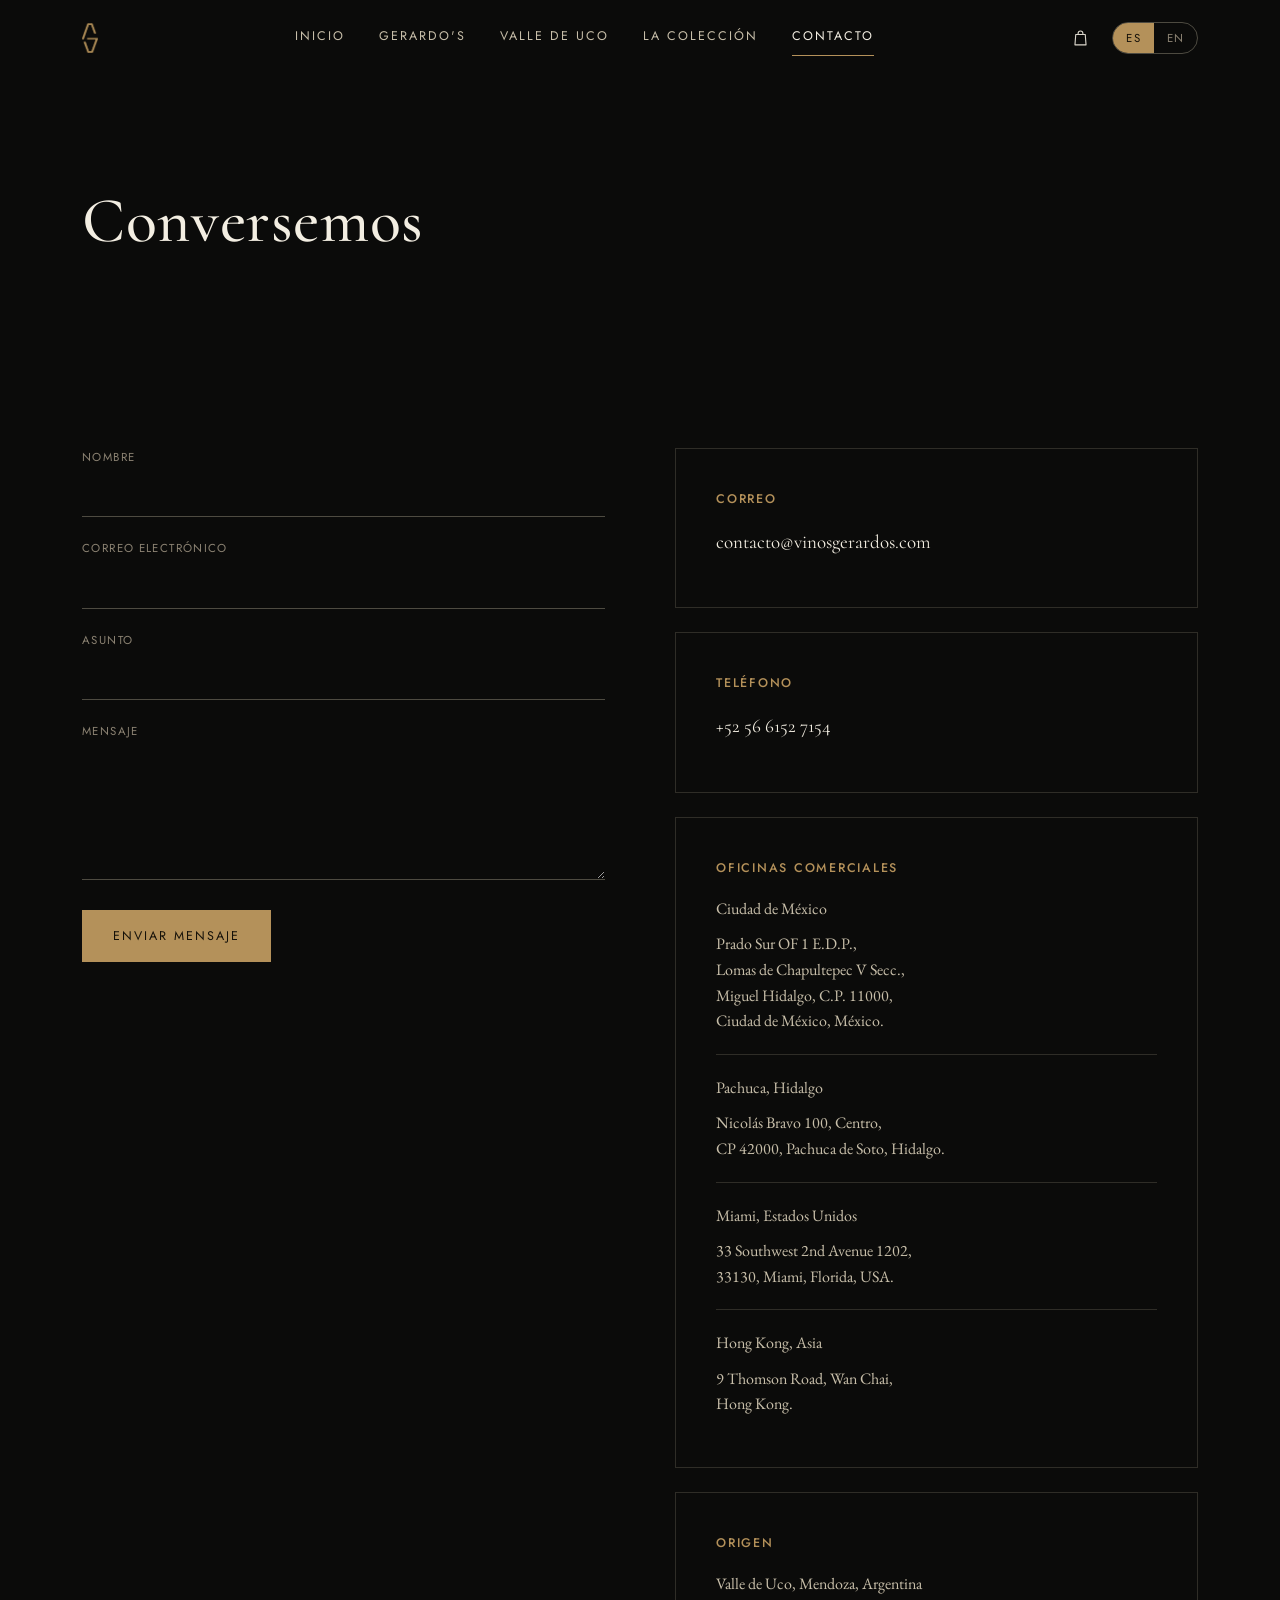
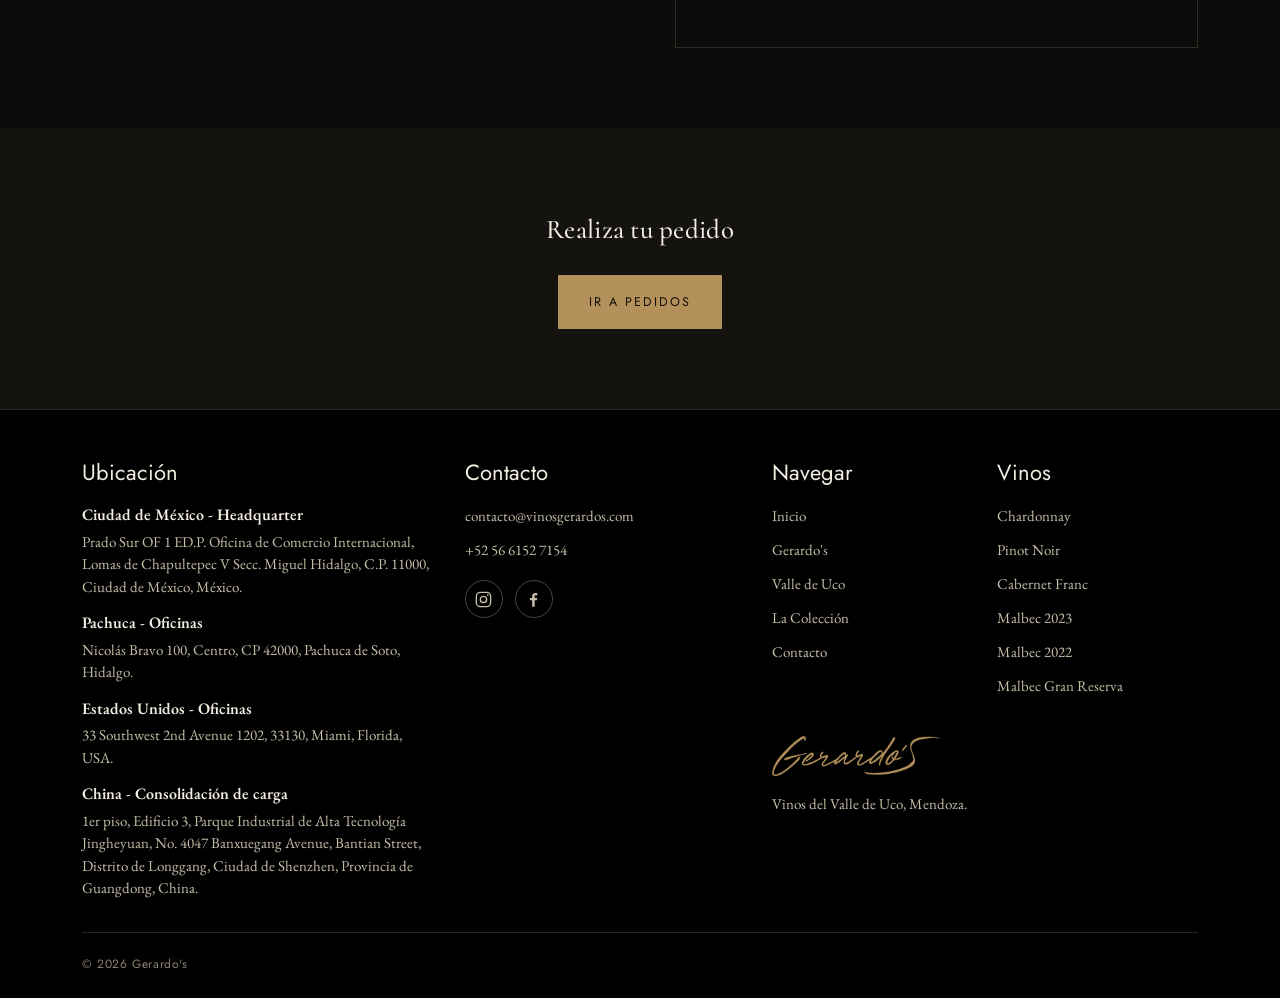
<file: contacto.html>
<!DOCTYPE html>
<html lang="es" data-lang="es">
<head>
<meta charset="UTF-8">
<meta name="viewport" content="width=device-width, initial-scale=1.0">
<title data-title-es="Contacto — Gerardo's" data-title-en="Contact — Gerardo's">Contacto — Gerardo's</title>
<meta name="description" content="Contactá a Gerardo's. Valle de Uco, Mendoza, Argentina.">
<link rel="stylesheet" href="assets/css/style.css?v=20261025-footer-refined">
</head>
<body>

<header class="site-header">
  <div class="container">
    <a href="index.html" class="brand">
      <img src="assets/img/logo_mark_gold.png" alt="Gerardo's" class="brand-mark">
    </a>
    <nav class="primary">
      <a href="index.html" data-es>Inicio</a><a href="index.html" data-en>Home</a>
      <a href="historia.html" data-es>Gerardo's</a><a href="historia.html" data-en>Gerardo's</a>
      <a href="index.html#valle-de-uco" data-es>Valle de Uco</a><a href="index.html#valle-de-uco" data-en>Uco Valley</a>
      <a href="vinos.html" data-es>La Colecci&oacute;n</a><a href="vinos.html" data-en>The Collection</a>
      <a href="contacto.html" class="active" data-es>Contacto</a><a href="contacto.html" class="active" data-en>Contact</a>
    </nav>
    <div class="nav-right">
      <a class="nav-shop" href="pedido.html" aria-label="Shop / Tienda"><svg viewBox="0 0 24 24" aria-hidden="true"><path d="M6 7h12l1 13H5L6 7z"/><path d="M9 7V5.5a3 3 0 0 1 6 0V7"/></svg></a>
      <div class="lang-toggle">
        <button data-set="es">ES</button>
        <button data-set="en">EN</button>
      </div>
      <button class="menu-toggle" aria-label="Menu">&#9776;</button>
    </div>
  </div>
</header>

<section class="page-hero">
  <div class="container">
    <h1 data-es>Conversemos</h1>
    <h1 data-en>Get in touch</h1>
  </div>
</section>

<section class="section-pad-sm">
  <div class="container">
    <div class="contact-layout">

      <div class="reveal">
        <form class="contact-form" id="contact-form" name="contacto" method="POST" action="contact-handler.php">
          <p style="position:absolute;left:-9999px;" aria-hidden="true"><label>No llenar: <input name="bot-field" tabindex="-1" autocomplete="off"></label></p>

          <div class="field">
            <label data-es>Nombre</label><label data-en>Name</label>
            <input type="text" id="c-name" name="name" required>
          </div>
          <div class="field">
            <label data-es>Correo electr&oacute;nico</label><label data-en>Email</label>
            <input type="email" id="c-email" name="email" required>
          </div>
          <div class="field">
            <label data-es>Asunto</label><label data-en>Subject</label>
            <input type="text" id="c-subject" name="subject">
          </div>
          <div class="field">
            <label data-es>Mensaje</label><label data-en>Message</label>
            <textarea id="c-message" name="message" rows="5" required></textarea>
          </div>
          <button type="submit" id="contact-submit" class="btn btn-gold">
            <span data-es>Enviar mensaje</span><span data-en>Send message</span>
          </button>
          <p id="contact-status" class="order-fine" style="margin-top:14px;display:none;"></p>
        </form>
      </div>

      <div class="reveal">
        <div class="contact-card" style="margin-bottom:24px;">
          <h4 data-es>Correo</h4><h4 data-en>Email</h4>
          <a href="mailto:contacto@vinosgerardos.com">contacto@vinosgerardos.com</a>
        </div>
        <div class="contact-card" style="margin-bottom:24px;">
          <h4 data-es>Tel&eacute;fono</h4><h4 data-en>Phone</h4>
          <a href="tel:+525661527154">+52 56 6152 7154</a>
        </div>
        <div class="contact-card" style="margin-bottom:24px;">
          <h4 data-es>Oficinas Comerciales</h4><h4 data-en>Commercial Offices</h4>
          <p class="addr" data-es>Ciudad de M&eacute;xico</p>
          <p class="addr" data-en>Mexico City</p>
          <p class="addr">Prado Sur OF 1 E.D.P.,<br>Lomas de Chapultepec V Secc.,<br>Miguel Hidalgo, C.P. 11000,<br>Ciudad de M&eacute;xico, M&eacute;xico.</p>
          <hr class="hairline" style="margin:20px 0;">
          <p class="addr" data-es>Pachuca, Hidalgo</p>
          <p class="addr" data-en>Pachuca, Hidalgo</p>
          <p class="addr">Nicol&aacute;s Bravo 100, Centro,<br>CP 42000, Pachuca de Soto, Hidalgo.</p>
          <hr class="hairline" style="margin:20px 0;">
          <p class="addr" data-es>Miami, Estados Unidos</p>
          <p class="addr" data-en>Miami, United States</p>
          <p class="addr">33 Southwest 2nd Avenue 1202,<br>33130, Miami, Florida, USA.</p>
          <hr class="hairline" style="margin:20px 0;">
          <p class="addr" data-es>Hong Kong, Asia</p>
          <p class="addr" data-en>Hong Kong, Asia</p>
          <p class="addr">9 Thomson Road, Wan Chai,<br>Hong Kong.</p>
        </div>
        <div class="contact-card">
          <h4 data-es>Origen</h4><h4 data-en>Origin</h4>
          <p class="addr" data-es>Valle de Uco, Mendoza, Argentina</p>
          <p class="addr" data-en>Uco Valley, Mendoza, Argentina</p>
        </div>
      </div>

    </div>
  </div>
</section>

<section class="dark-panel section-pad-sm">
  <div class="container" style="text-align:center;">
    <h2 style="margin-bottom:24px;" data-es>Realiza tu pedido</h2>
    <h2 style="margin-bottom:24px;" data-en>Place your order</h2>
    <a href="pedido.html" class="btn btn-gold" data-es>Ir a Pedidos</a>
    <a href="pedido.html" class="btn btn-gold" data-en>Go to Orders</a>
  </div>
</section>

<footer>
  <div class="container">
    <div class="footer-grid">
      <div>
        <div class="footer-brand"><img src="assets/img/logo_wordmark_gold.png" alt="Gerardo's"></div>
        <p data-es>Vinos del Valle de Uco, Mendoza.</p>
        <p data-en>Wines from the Uco Valley, Mendoza.</p>
      </div>
      <div>
        <h5 data-es>Navegar</h5><h5 data-en>Navigate</h5>
        <a href="index.html" data-es>Inicio</a><a href="index.html" data-en>Home</a>
        <a href="historia.html" data-es>Gerardo's</a><a href="historia.html" data-en>Gerardo's</a>
        <a href="index.html#valle-de-uco" data-es>Valle de Uco</a><a href="index.html#valle-de-uco" data-en>Uco Valley</a>
        <a href="vinos.html" data-es>La Colecci&oacute;n</a><a href="vinos.html" data-en>The Collection</a>
        <a href="contacto.html" data-es>Contacto</a><a href="contacto.html" data-en>Contact</a>
      </div>
      <div>
        <h5 data-es>Vinos</h5><h5 data-en>Wines</h5>
        <a href="chardonnay.html">Chardonnay</a>
        <a href="pinot-noir.html">Pinot Noir</a>
        <a href="cabernet-franc.html">Cabernet Franc</a>
        <a href="malbec.html">Malbec 2023</a>
        <a href="malbec-2022.html">Malbec 2022</a>
        <a href="malbec-gran-reserva.html">Malbec Gran Reserva</a>
      </div>
    </div>
    <div class="footer-contact-locations">
      <div class="footer-contact">
        <h5 data-es>Contacto</h5><h5 data-en>Contact</h5>
        <a href="mailto:contacto@vinosgerardos.com">contacto@vinosgerardos.com</a>
        <a href="tel:+525661527154">+52 56 6152 7154</a>
        <div class="footer-socials" aria-label="Redes sociales">
          <a href="https://www.instagram.com/vinosgerardos?rpxt=MWhxcWwzZWVhcnF2eA==" target="_blank" rel="noopener noreferrer" aria-label="Instagram">
            <svg viewBox="0 0 24 24" aria-hidden="true"><rect x="3" y="3" width="18" height="18" rx="5"></rect><circle cx="12" cy="12" r="4"></circle><circle class="social-icon-dot" cx="17.5" cy="6.5" r="1"></circle></svg>
          </a>
          <a href="https://www.facebook.com/share/1E5ZAqZrSp/" target="_blank" rel="noopener noreferrer" aria-label="Facebook">
            <svg viewBox="0 0 24 24" aria-hidden="true"><path d="M13.5 21v-8h2.7l.4-3h-3.1V8.1c0-.9.3-1.5 1.6-1.5h1.7V3.9c-.3 0-1.3-.1-2.4-.1-2.4 0-4.1 1.5-4.1 4.2V10H7.5v3h2.8v8h3.2z"></path></svg>
          </a>
        </div>
      </div>
    <section class="footer-locations" aria-label="Ubicación / Locations">
      <h5 data-es>Ubicación</h5><h5 data-en>Locations</h5>
      <div class="location-grid">
        <article class="location-card">
          <h6><span data-es>Ciudad de México - Headquarter</span><span data-en>Mexico City - Headquarters</span></h6>
          <address>Prado Sur OF 1 ED.P. Oficina de Comercio Internacional, Lomas de Chapultepec V Secc. Miguel Hidalgo, C.P. 11000, Ciudad de México, México.</address>
        </article>
        <article class="location-card">
          <h6><span data-es>Pachuca - Oficinas</span><span data-en>Pachuca - Offices</span></h6>
          <address>Nicolás Bravo 100, Centro, CP 42000, Pachuca de Soto, Hidalgo.</address>
        </article>
        <article class="location-card">
          <h6><span data-es>Estados Unidos - Oficinas</span><span data-en>United States - Offices</span></h6>
          <address>33 Southwest 2nd Avenue 1202, 33130, Miami, Florida, USA.</address>
        </article>
        <article class="location-card">
          <h6><span data-es>China - Consolidación de carga</span><span data-en>China - Cargo Consolidation</span></h6>
          <address>1er piso, Edificio 3, Parque Industrial de Alta Tecnología Jingheyuan, No. 4047 Banxuegang Avenue, Bantian Street, Distrito de Longgang, Ciudad de Shenzhen, Provincia de Guangdong, China.</address>
        </article>
      </div>
    </section>
    </div>
    <div class="footer-bottom">
      <span data-es>&copy; 2026 Gerardo's</span>
      <span data-en>&copy; 2026 Gerardo's</span>
    </div>
  </div>
</footer>

<script src="assets/js/main.js"></script>
<script src="assets/js/contacto.js"></script>
</body>
</html>
</file>
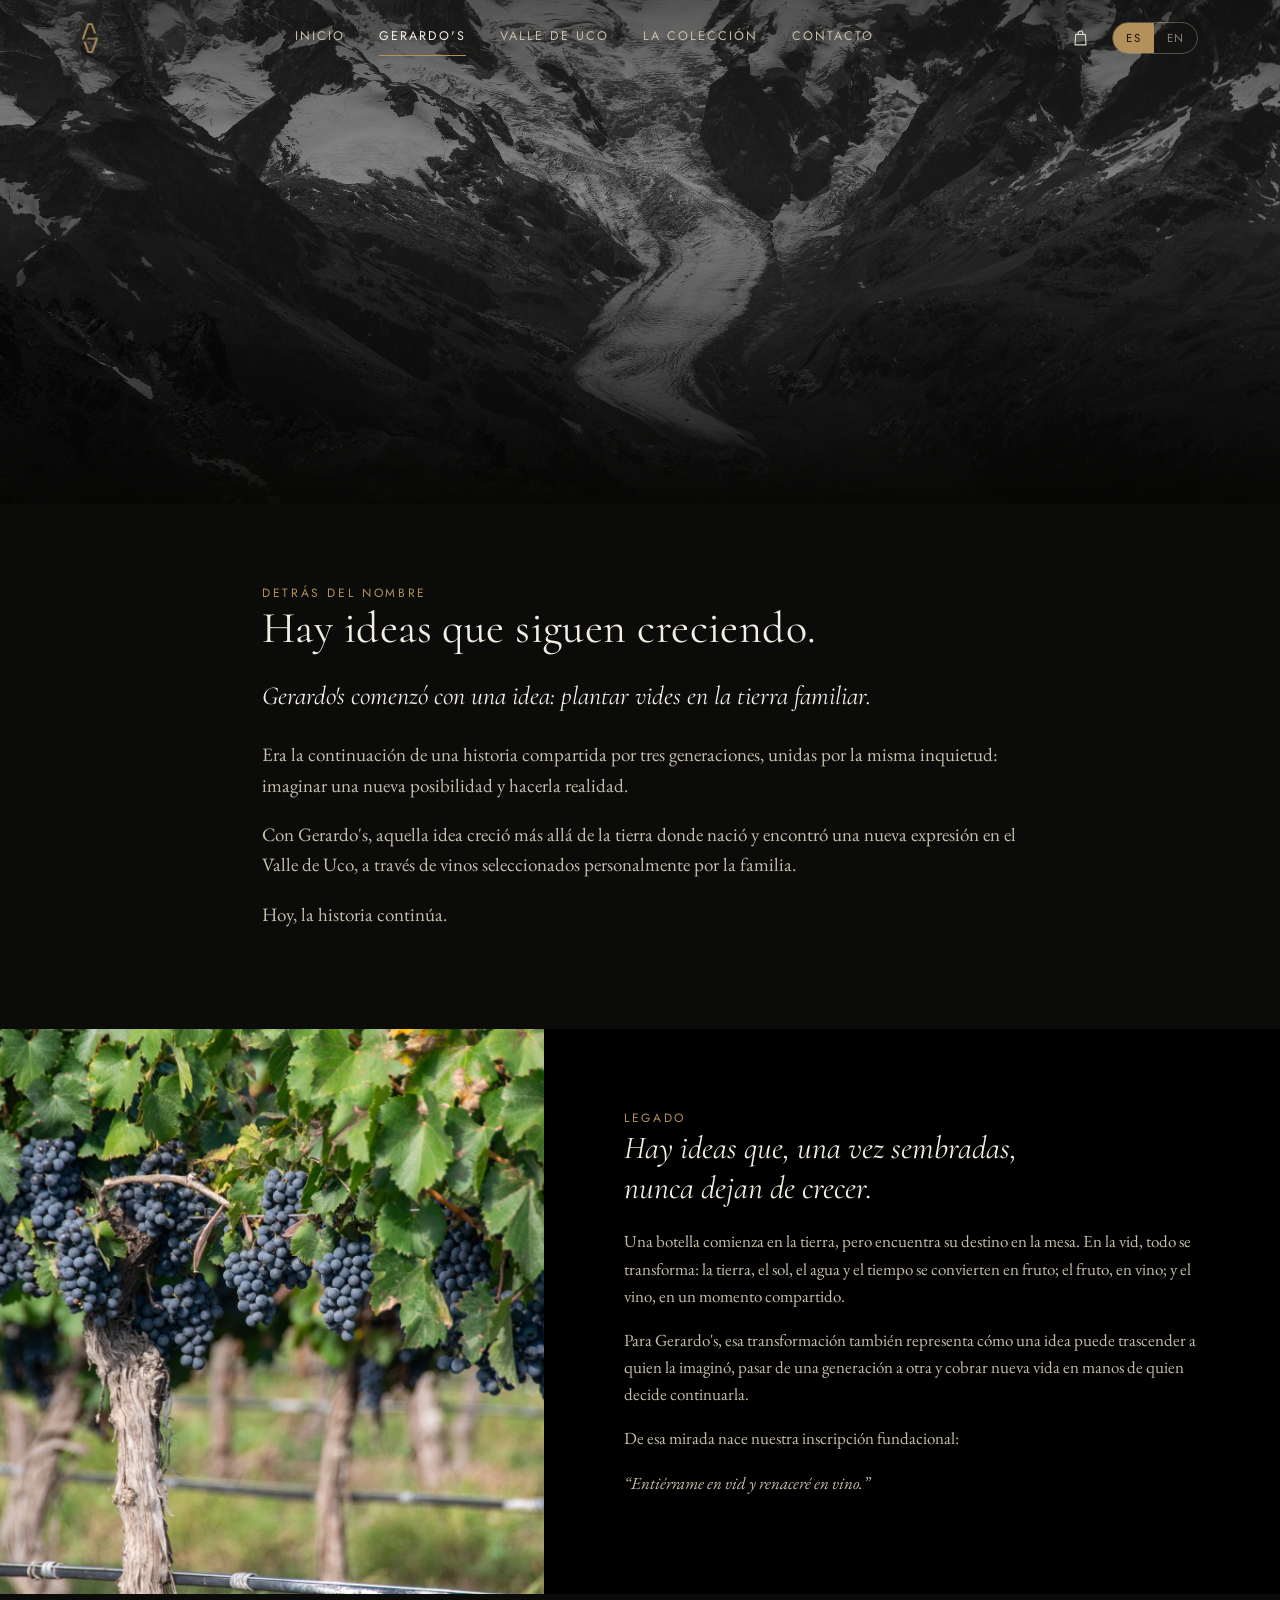
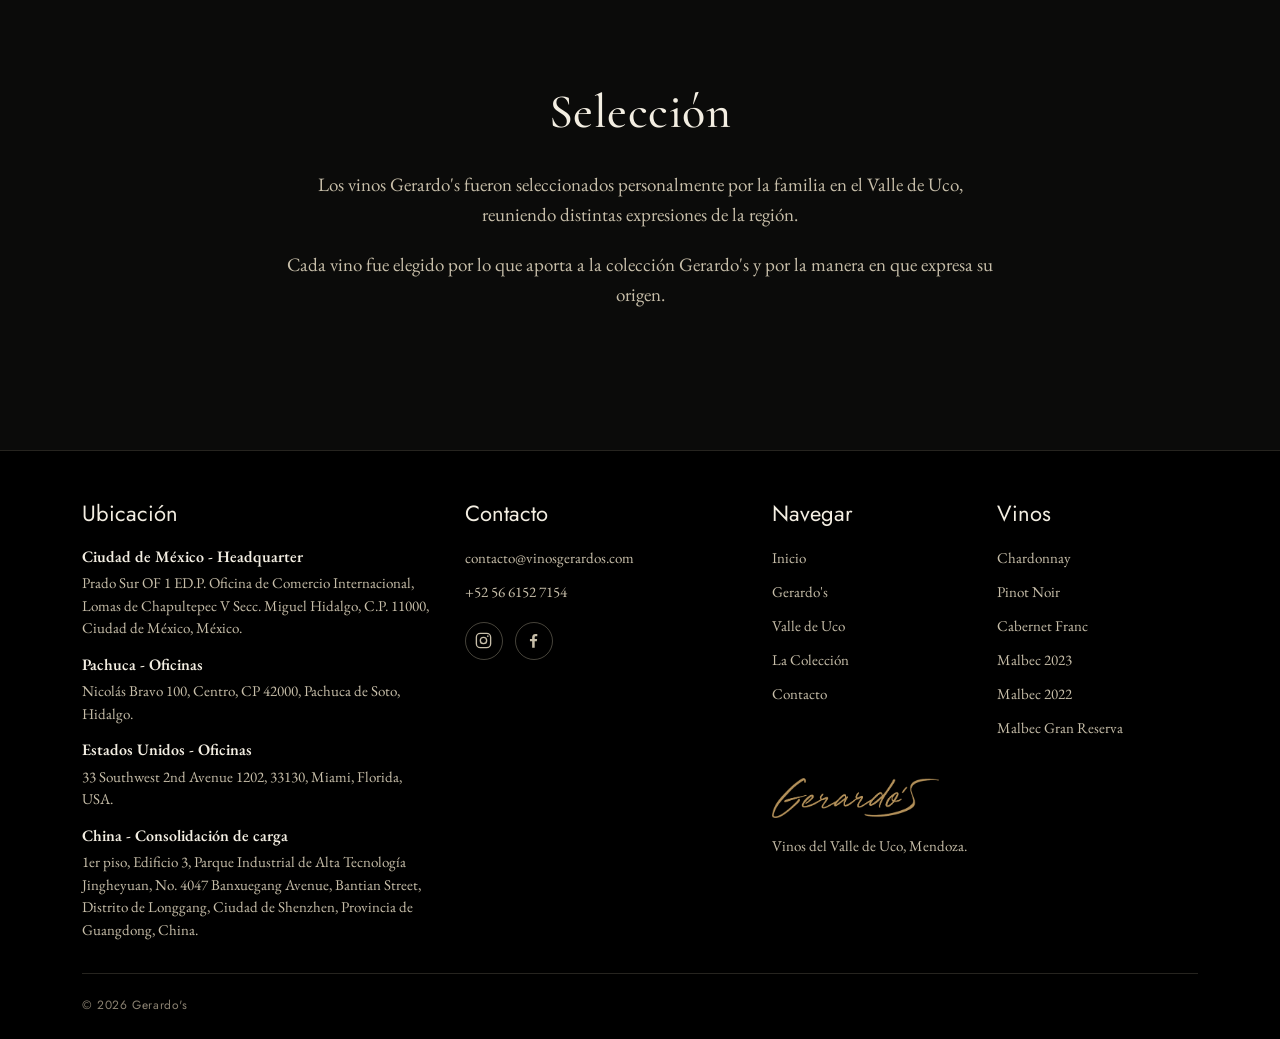
<file: historia.html>
<!DOCTYPE html>
<html lang="es" data-lang="es">
<head>
<meta charset="UTF-8">
<meta name="viewport" content="width=device-width, initial-scale=1.0">
<title data-title-es="Nuestra Historia — Gerardo's" data-title-en="Our Story — Gerardo's">Nuestra Historia — Gerardo's</title>
<meta name="description" content="Gerardo's reúne tres generaciones bajo un mismo nombre. La historia y filosofía detrás de nuestros vinos del Valle de Uco.">
<link rel="stylesheet" href="assets/css/style.css?v=20261025-footer-refined">
</head>
<body>

<header class="site-header">
  <div class="container">
    <a href="index.html" class="brand">
      <img src="assets/img/logo_mark_gold.png" alt="Gerardo's" class="brand-mark">
    </a>
    <nav class="primary">
      <a href="index.html" data-es>Inicio</a><a href="index.html" data-en>Home</a>
      <a href="historia.html" class="active" data-es>Gerardo's</a><a href="historia.html" class="active" data-en>Gerardo's</a>
      <a href="index.html#valle-de-uco" data-es>Valle de Uco</a><a href="index.html#valle-de-uco" data-en>Uco Valley</a>
      <a href="vinos.html" data-es>La Colecci&oacute;n</a><a href="vinos.html" data-en>The Collection</a>
      <a href="contacto.html" data-es>Contacto</a><a href="contacto.html" data-en>Contact</a>
    </nav>
    <div class="nav-right">
      <a class="nav-shop" href="pedido.html" aria-label="Shop / Tienda"><svg viewBox="0 0 24 24" aria-hidden="true"><path d="M6 7h12l1 13H5L6 7z"/><path d="M9 7V5.5a3 3 0 0 1 6 0V7"/></svg></a>
      <div class="lang-toggle">
        <button data-set="es">ES</button>
        <button data-set="en">EN</button>
      </div>
      <button class="menu-toggle" aria-label="Menu">&#9776;</button>
    </div>
  </div>
</header>

<section class="hero" style="min-height:56vh;">
  <img class="hero-bg" src="assets/img/hero_bottle_closeup.jpg" alt="Gerardo's, Valle de Uco">
</section>

<section class="section-pad-sm">
  <div class="container" style="max-width:820px;">
    <div class="story-flow reveal">
      <div class="story-text">
        <div class="eyebrow" data-es>Detr&aacute;s del nombre</div>
        <div class="eyebrow" data-en>Our Story</div>
        <h1 data-es style="font-size:clamp(30px,3.6vw,44px);font-weight:400;color:var(--hi);line-height:1.15;margin-bottom:24px;">Hay ideas que siguen creciendo.</h1>
        <h1 data-en style="font-size:clamp(30px,3.6vw,44px);font-weight:400;color:var(--hi);line-height:1.15;margin-bottom:24px;">Ideas that live on.</h1>
        <p class="lead" data-es>Gerardo's comenz&oacute; con una idea: plantar vides en la tierra familiar.</p>

        <p data-es>Era la continuaci&oacute;n de una historia compartida por tres generaciones, unidas por la misma inquietud: imaginar una nueva posibilidad y hacerla realidad.</p>
        <p data-en>It was part of a story shared across three generations, connected by the same instinct: to imagine a new possibility and make it real.</p>

        <p data-es>Con Gerardo's, aquella idea creci&oacute; m&aacute;s all&aacute; de la tierra donde naci&oacute; y encontr&oacute; una nueva expresi&oacute;n en el Valle de Uco, a trav&eacute;s de vinos seleccionados personalmente por la familia.</p>
        <p data-en>With Gerardo's, that idea grew beyond the land where it began and found a new expression in the Uco Valley, through wines personally selected by the family.</p>

        <p data-es>Hoy, la historia contin&uacute;a.</p>
      </div>
    </div>
  </div>
</section>

<section class="quote-block reveal" id="filosofia">
  <img src="assets/img/vineyard_grapes.jpg" alt="Vi&ntilde;edo Gerardo's, Valle de Uco">
  <div class="qtext">
    <div class="eyebrow" data-es>Legado</div>
    <div class="eyebrow" data-en>Beyond the Vine</div>
    <blockquote data-es style="font-size:clamp(24px,2.6vw,32px);">Hay ideas que, una vez sembradas,<br>nunca dejan de crecer.</blockquote>
    <div data-es style="color:var(--mid);font-size:17px;">
      <p>Una botella comienza en la tierra, pero encuentra su destino en la mesa. En la vid, todo se transforma: la tierra, el sol, el agua y el tiempo se convierten en fruto; el fruto, en vino; y el vino, en un momento compartido.</p>
      <p>Para Gerardo's, esa transformaci&oacute;n tambi&eacute;n representa c&oacute;mo una idea puede trascender a quien la imagin&oacute;, pasar de una generaci&oacute;n a otra y cobrar nueva vida en manos de quien decide continuarla.</p>
      <p>De esa mirada nace nuestra inscripci&oacute;n fundacional:</p>
      <p><em>&ldquo;Entiérrame en vid y renaceré en vino.&rdquo;</em></p>
    </div>
    <div data-en style="color:var(--mid);font-size:17px;">
      <p>Wine is shaped by time, place and the hands that bring it to life. But its story does not end there. It continues at the table, in the people who gather around it and in the moments they choose to remember.</p>
      <p>At Gerardo's, we believe that possibility is something worth pursuing. An idea imagined by one person can be carried forward and reimagined by the generations that follow.</p>
    </div>
  </div>
</section>

<section class="section-pad-sm">
  <div class="container">
    <div class="section-head reveal" style="max-width:720px;">
      <h2 data-es>Selecci&oacute;n</h2>
      <h2 data-en>Selection</h2>
      <p data-es>Los vinos Gerardo's fueron seleccionados personalmente por la familia en el Valle de Uco, reuniendo distintas expresiones de la regi&oacute;n.</p>
      <p data-en>Gerardo's wines were personally selected by the family in the Uco Valley, seeking distinct expressions of a region renowned for the quality and diversity of its wines.</p>
      <p data-es>Cada vino fue elegido por lo que aporta a la colecci&oacute;n Gerardo's y por la manera en que expresa su origen.</p>
      <p data-en>Each wine was chosen for what it brings to the Gerardo's collection and for the way it expresses its origin.</p>
    </div>
  </div>
</section>

<footer>
  <div class="container">
    <div class="footer-grid">
      <div>
        <div class="footer-brand"><img src="assets/img/logo_wordmark_gold.png" alt="Gerardo's"></div>
        <p data-es>Vinos del Valle de Uco, Mendoza.</p>
        <p data-en>Wines from the Uco Valley, Mendoza.</p>
      </div>
      <div>
        <h5 data-es>Navegar</h5><h5 data-en>Navigate</h5>
        <a href="index.html" data-es>Inicio</a><a href="index.html" data-en>Home</a>
        <a href="historia.html" data-es>Gerardo's</a><a href="historia.html" data-en>Gerardo's</a>
        <a href="index.html#valle-de-uco" data-es>Valle de Uco</a><a href="index.html#valle-de-uco" data-en>Uco Valley</a>
        <a href="vinos.html" data-es>La Colecci&oacute;n</a><a href="vinos.html" data-en>The Collection</a>
        <a href="contacto.html" data-es>Contacto</a><a href="contacto.html" data-en>Contact</a>
      </div>
      <div>
        <h5 data-es>Vinos</h5><h5 data-en>Wines</h5>
        <a href="chardonnay.html">Chardonnay</a>
        <a href="pinot-noir.html">Pinot Noir</a>
        <a href="cabernet-franc.html">Cabernet Franc</a>
        <a href="malbec.html">Malbec 2023</a>
        <a href="malbec-2022.html">Malbec 2022</a>
        <a href="malbec-gran-reserva.html">Malbec Gran Reserva</a>
      </div>
    </div>
    <div class="footer-contact-locations">
      <div class="footer-contact">
        <h5 data-es>Contacto</h5><h5 data-en>Contact</h5>
        <a href="mailto:contacto@vinosgerardos.com">contacto@vinosgerardos.com</a>
        <a href="tel:+525661527154">+52 56 6152 7154</a>
        <div class="footer-socials" aria-label="Redes sociales">
          <a href="https://www.instagram.com/vinosgerardos?rpxt=MWhxcWwzZWVhcnF2eA==" target="_blank" rel="noopener noreferrer" aria-label="Instagram">
            <svg viewBox="0 0 24 24" aria-hidden="true"><rect x="3" y="3" width="18" height="18" rx="5"></rect><circle cx="12" cy="12" r="4"></circle><circle class="social-icon-dot" cx="17.5" cy="6.5" r="1"></circle></svg>
          </a>
          <a href="https://www.facebook.com/share/1E5ZAqZrSp/" target="_blank" rel="noopener noreferrer" aria-label="Facebook">
            <svg viewBox="0 0 24 24" aria-hidden="true"><path d="M13.5 21v-8h2.7l.4-3h-3.1V8.1c0-.9.3-1.5 1.6-1.5h1.7V3.9c-.3 0-1.3-.1-2.4-.1-2.4 0-4.1 1.5-4.1 4.2V10H7.5v3h2.8v8h3.2z"></path></svg>
          </a>
        </div>
      </div>
    <section class="footer-locations" aria-label="Ubicación / Locations">
      <h5 data-es>Ubicación</h5><h5 data-en>Locations</h5>
      <div class="location-grid">
        <article class="location-card">
          <h6><span data-es>Ciudad de México - Headquarter</span><span data-en>Mexico City - Headquarters</span></h6>
          <address>Prado Sur OF 1 ED.P. Oficina de Comercio Internacional, Lomas de Chapultepec V Secc. Miguel Hidalgo, C.P. 11000, Ciudad de México, México.</address>
        </article>
        <article class="location-card">
          <h6><span data-es>Pachuca - Oficinas</span><span data-en>Pachuca - Offices</span></h6>
          <address>Nicolás Bravo 100, Centro, CP 42000, Pachuca de Soto, Hidalgo.</address>
        </article>
        <article class="location-card">
          <h6><span data-es>Estados Unidos - Oficinas</span><span data-en>United States - Offices</span></h6>
          <address>33 Southwest 2nd Avenue 1202, 33130, Miami, Florida, USA.</address>
        </article>
        <article class="location-card">
          <h6><span data-es>China - Consolidación de carga</span><span data-en>China - Cargo Consolidation</span></h6>
          <address>1er piso, Edificio 3, Parque Industrial de Alta Tecnología Jingheyuan, No. 4047 Banxuegang Avenue, Bantian Street, Distrito de Longgang, Ciudad de Shenzhen, Provincia de Guangdong, China.</address>
        </article>
      </div>
    </section>
    </div>
    <div class="footer-bottom">
      <span data-es>&copy; 2026 Gerardo's</span>
      <span data-en>&copy; 2026 Gerardo's</span>
    </div>
  </div>
</footer>

<script src="assets/js/main.js"></script>
</body>
</html>
</file>
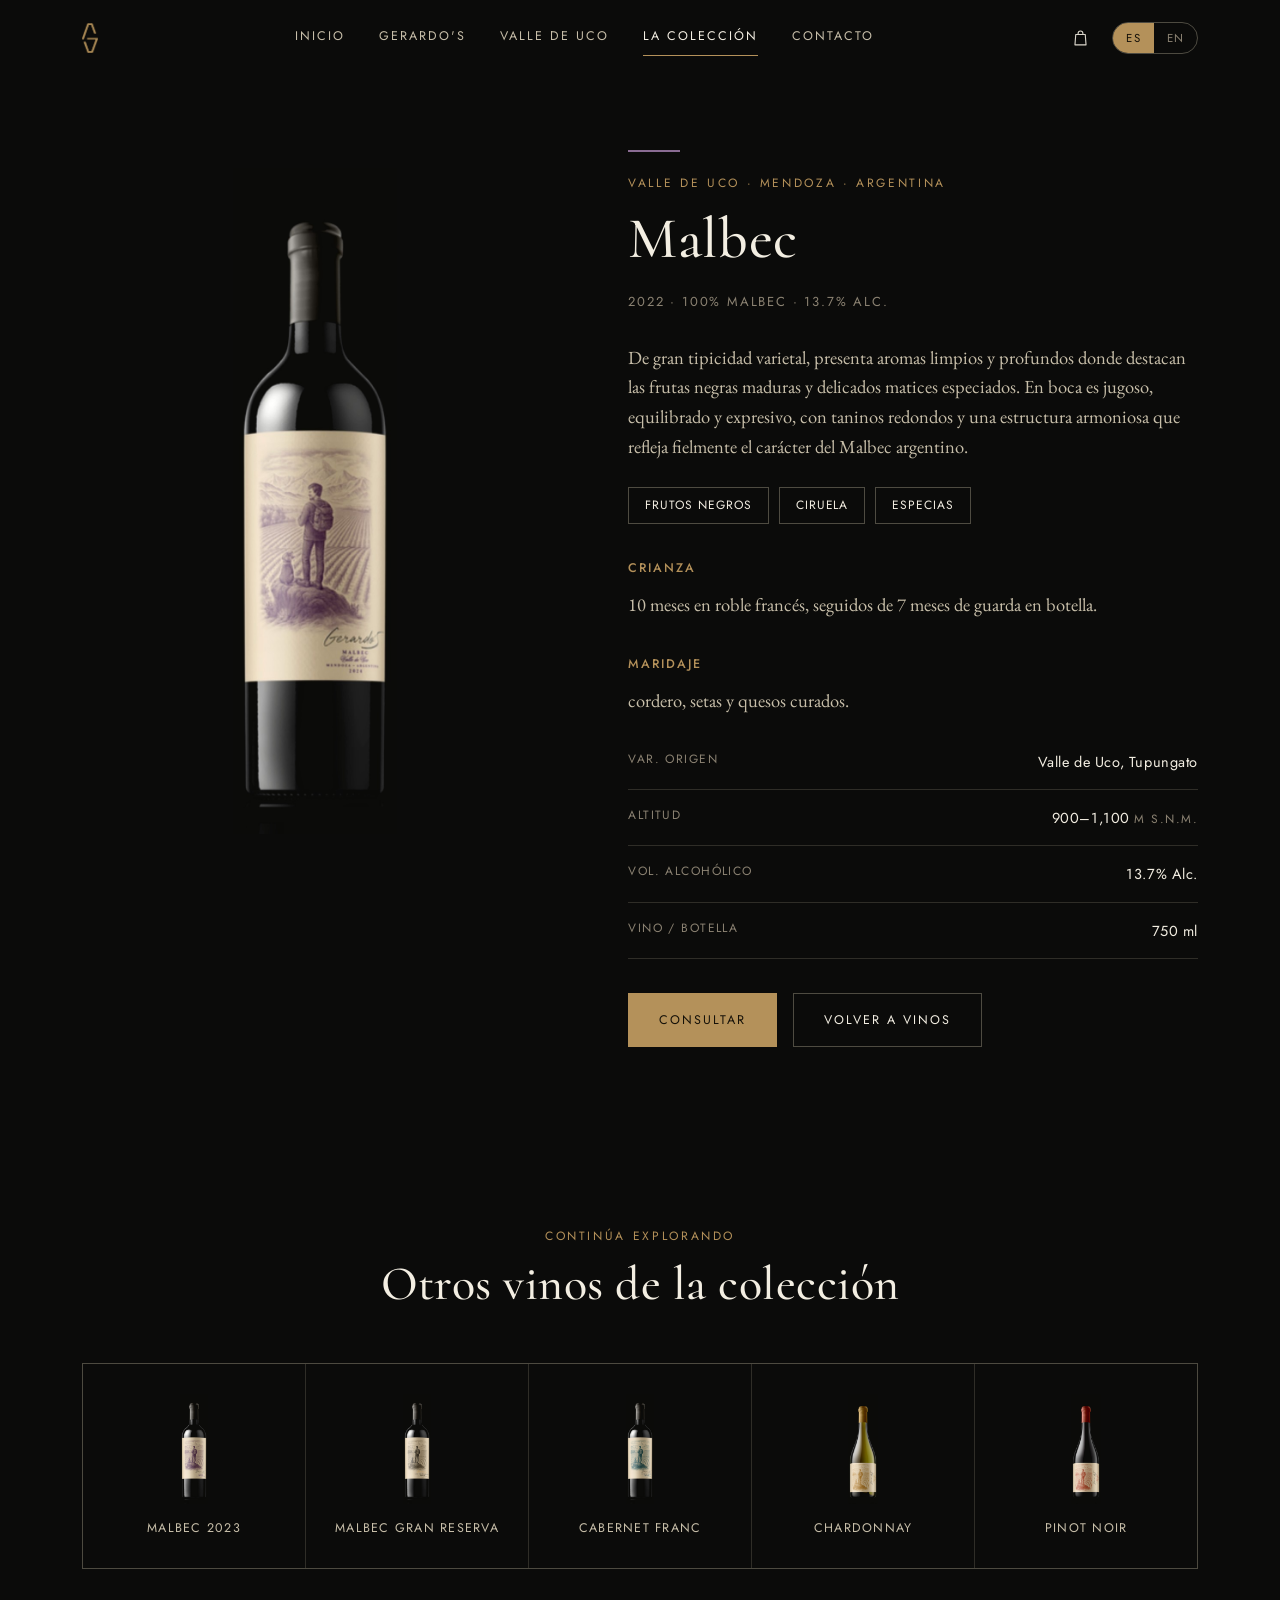
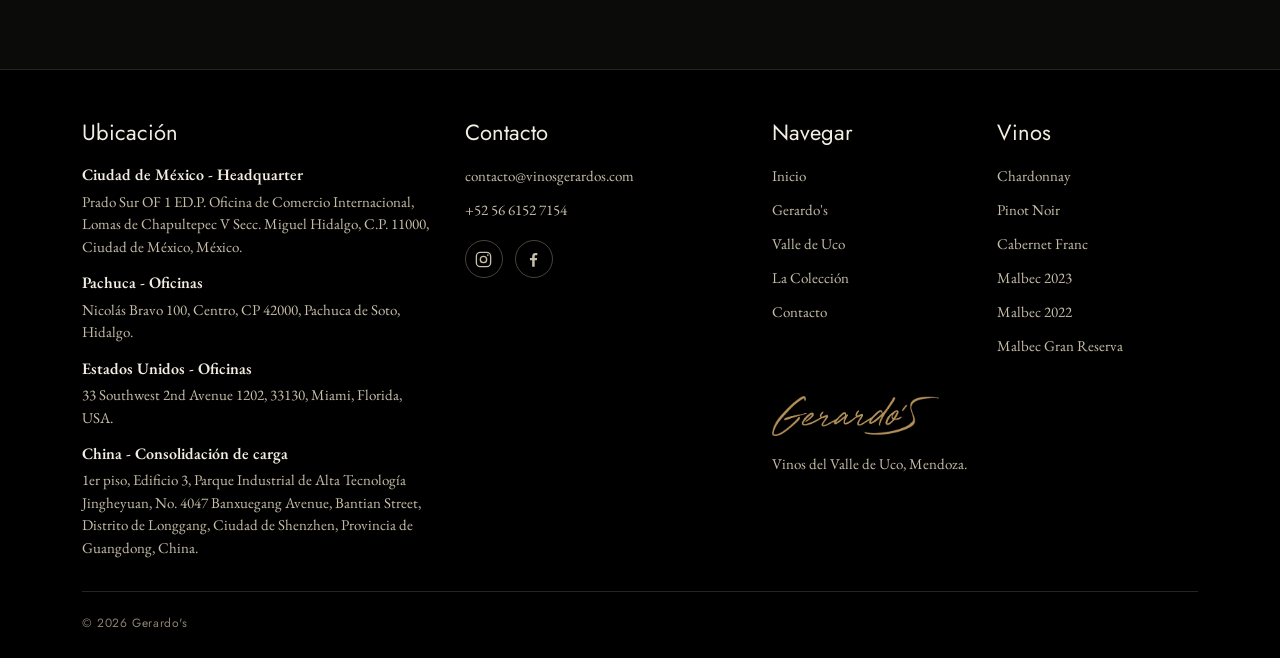
<file: malbec-2022.html>
<!DOCTYPE html>
<html lang="es" data-lang="es">
<head>
<meta charset="UTF-8">
<meta name="viewport" content="width=device-width, initial-scale=1.0">
<title data-title-es="Malbec 2022 — Gerardo's" data-title-en="Malbec 2022 — Gerardo's">Malbec 2022 — Gerardo's</title>
<meta name="description" content="Malbec 2022, Gerardo's — Valle de Uco, Mendoza, Argentina.">
<link rel="stylesheet" href="assets/css/style.css?v=20261025-footer-refined">
</head>
<body>

<header class="site-header">
  <div class="container">
    <a href="index.html" class="brand">
      <img src="assets/img/logo_mark_gold.png" alt="Gerardo's" class="brand-mark">
    </a>
    <nav class="primary">
      <a href="index.html" data-es>Inicio</a><a href="index.html" data-en>Home</a>
      <a href="historia.html" data-es>Gerardo's</a><a href="historia.html" data-en>Gerardo's</a>
      <a href="index.html#valle-de-uco" data-es>Valle de Uco</a><a href="index.html#valle-de-uco" data-en>Uco Valley</a>
      <a href="vinos.html" class="active" data-es>La Colecci&oacute;n</a><a href="vinos.html" class="active" data-en>The Collection</a>
      <a href="contacto.html" data-es>Contacto</a><a href="contacto.html" data-en>Contact</a>
    </nav>
    <div class="nav-right">
      <a class="nav-shop" href="pedido.html" aria-label="Shop / Tienda"><svg viewBox="0 0 24 24" aria-hidden="true"><path d="M6 7h12l1 13H5L6 7z"/><path d="M9 7V5.5a3 3 0 0 1 6 0V7"/></svg></a>
      <div class="lang-toggle">
        <button data-set="es">ES</button>
        <button data-set="en">EN</button>
      </div>
      <button class="menu-toggle" aria-label="Menu">&#9776;</button>
    </div>
  </div>
</header>

<section class="section-pad-sm" style="padding-top:150px;">
  <div class="container">
    <div class="wine-detail">
      <figure class="bottle-figure reveal">
        <img src="assets/img/bottle_malbec.jpg" alt="Malbec 2022">
      </figure>
      <div class="reveal">
        <div class="wd-accent" style="background:var(--malbec);"></div>
        <div class="eyebrow">Valle de Uco &middot; Mendoza &middot; Argentina</div>
        <h1>Malbec</h1>
        <div class="subtitle">2022 &middot; 100% Malbec &middot; 13.7% Alc.</div>

        <p class="desc" data-es>De gran tipicidad varietal, presenta aromas limpios y profundos donde destacan las frutas negras maduras y delicados matices especiados. En boca es jugoso, equilibrado y expresivo, con taninos redondos y una estructura armoniosa que refleja fielmente el carácter del Malbec argentino.</p>
        <p class="desc" data-en>A classic expression of Malbec, with pure, layered aromas of ripe dark fruit and delicate spice. The palate is juicy, balanced, and expressive, with rounded tannins and a harmonious structure that captures the character of Argentine Malbec.</p>

        <div class="tasting-chips">
          <span data-es>Frutos Negros</span><span data-en>Dark Fruit</span>
          <span data-es>Ciruela</span><span data-en>Plum</span>
          <span data-es>Especias</span><span data-en>Spice</span>
        </div>

        <h4 class="block-label" data-es>Crianza</h4>
        <h4 class="block-label" data-en>Aging</h4>
        <p class="desc" data-es>10 meses en roble franc&eacute;s, seguidos de 7 meses de guarda en botella.</p>
        <p class="desc" data-en>10 months in French oak, followed by 7 months in bottle.</p>

        <h4 class="block-label" data-es>Maridaje</h4>
        <h4 class="block-label" data-en>Pairing</h4>
        <p class="desc" data-es>cordero, setas y quesos curados.</p>
        <p class="desc" data-en>lamb, mushrooms, and aged cheeses.</p>

        <div class="spec-row"><span data-es>Var. Origen</span><span data-en>Origin</span><span>Valle de Uco, Tupungato</span></div>
        <div class="spec-row"><span data-es>Altitud</span><span data-en>Altitude</span><span>900&ndash;1,100 <span data-es>m s.n.m.</span><span data-en>m a.s.l.</span></span></div>
        <div class="spec-row"><span data-es>Vol. Alcoh&oacute;lico</span><span data-en>Alcohol</span><span>13.7% Alc.</span></div>
        <div class="spec-row"><span data-es>Vino / Botella</span><span data-en>Format</span><span>750 ml</span></div>

        <div class="wd-actions">
          <a href="pedido.html" class="btn btn-gold"><span data-es>Consultar</span><span data-en>Inquire</span></a>
          <a href="vinos.html" class="btn"><span data-es>Volver a Vinos</span><span data-en>Back to Wines</span></a>
        </div>
      </div>
    </div>
  </div>
</section>

<section class="other-wines">
  <div class="container">
    <div class="section-head reveal" style="margin-bottom:40px;">
      <div class="eyebrow" data-es>Contin&uacute;a explorando</div>
      <div class="eyebrow" data-en>Keep exploring</div>
      <h2 data-es>Otros vinos de la colecci&oacute;n</h2>
      <h2 data-en>Discover other wines in the collection</h2>
    </div>
    <div class="strip reveal">
      <a href="malbec.html"><img src="assets/img/bottle_malbec.jpg" alt="Malbec 2023">Malbec 2023</a>
      <a href="malbec-gran-reserva.html"><img src="assets/img/bottle_granreserva.jpg" alt="Malbec Gran Reserva">Malbec Gran Reserva</a>
      <a href="cabernet-franc.html"><img src="assets/img/bottle_cabfranc.jpg" alt="Cabernet Franc">Cabernet Franc</a>
      <a href="chardonnay.html"><img src="assets/img/bottle_chardonnay.jpg" alt="Chardonnay">Chardonnay</a>
      <a href="pinot-noir.html"><img src="assets/img/bottle_pinot.jpg" alt="Pinot Noir">Pinot Noir</a>
    </div>
  </div>
</section>

<footer>
  <div class="container">
    <div class="footer-grid">
      <div>
        <div class="footer-brand"><img src="assets/img/logo_wordmark_gold.png" alt="Gerardo's"></div>
        <p data-es>Vinos del Valle de Uco, Mendoza.</p>
        <p data-en>Wines from the Uco Valley, Mendoza.</p>
      </div>
      <div>
        <h5 data-es>Navegar</h5><h5 data-en>Navigate</h5>
        <a href="index.html" data-es>Inicio</a><a href="index.html" data-en>Home</a>
        <a href="historia.html" data-es>Gerardo's</a><a href="historia.html" data-en>Gerardo's</a>
        <a href="index.html#valle-de-uco" data-es>Valle de Uco</a><a href="index.html#valle-de-uco" data-en>Uco Valley</a>
        <a href="vinos.html" data-es>La Colecci&oacute;n</a><a href="vinos.html" data-en>The Collection</a>
        <a href="contacto.html" data-es>Contacto</a><a href="contacto.html" data-en>Contact</a>
      </div>
      <div>
        <h5 data-es>Vinos</h5><h5 data-en>Wines</h5>
        <a href="chardonnay.html">Chardonnay</a>
        <a href="pinot-noir.html">Pinot Noir</a>
        <a href="cabernet-franc.html">Cabernet Franc</a>
        <a href="malbec.html">Malbec 2023</a>
        <a href="malbec-2022.html">Malbec 2022</a>
        <a href="malbec-gran-reserva.html">Malbec Gran Reserva</a>
      </div>
    </div>
    <div class="footer-contact-locations">
      <div class="footer-contact">
        <h5 data-es>Contacto</h5><h5 data-en>Contact</h5>
        <a href="mailto:contacto@vinosgerardos.com">contacto@vinosgerardos.com</a>
        <a href="tel:+525661527154">+52 56 6152 7154</a>
        <div class="footer-socials" aria-label="Redes sociales">
          <a href="https://www.instagram.com/vinosgerardos?rpxt=MWhxcWwzZWVhcnF2eA==" target="_blank" rel="noopener noreferrer" aria-label="Instagram">
            <svg viewBox="0 0 24 24" aria-hidden="true"><rect x="3" y="3" width="18" height="18" rx="5"></rect><circle cx="12" cy="12" r="4"></circle><circle class="social-icon-dot" cx="17.5" cy="6.5" r="1"></circle></svg>
          </a>
          <a href="https://www.facebook.com/share/1E5ZAqZrSp/" target="_blank" rel="noopener noreferrer" aria-label="Facebook">
            <svg viewBox="0 0 24 24" aria-hidden="true"><path d="M13.5 21v-8h2.7l.4-3h-3.1V8.1c0-.9.3-1.5 1.6-1.5h1.7V3.9c-.3 0-1.3-.1-2.4-.1-2.4 0-4.1 1.5-4.1 4.2V10H7.5v3h2.8v8h3.2z"></path></svg>
          </a>
        </div>
      </div>
    <section class="footer-locations" aria-label="Ubicación / Locations">
      <h5 data-es>Ubicación</h5><h5 data-en>Locations</h5>
      <div class="location-grid">
        <article class="location-card">
          <h6><span data-es>Ciudad de México - Headquarter</span><span data-en>Mexico City - Headquarters</span></h6>
          <address>Prado Sur OF 1 ED.P. Oficina de Comercio Internacional, Lomas de Chapultepec V Secc. Miguel Hidalgo, C.P. 11000, Ciudad de México, México.</address>
        </article>
        <article class="location-card">
          <h6><span data-es>Pachuca - Oficinas</span><span data-en>Pachuca - Offices</span></h6>
          <address>Nicolás Bravo 100, Centro, CP 42000, Pachuca de Soto, Hidalgo.</address>
        </article>
        <article class="location-card">
          <h6><span data-es>Estados Unidos - Oficinas</span><span data-en>United States - Offices</span></h6>
          <address>33 Southwest 2nd Avenue 1202, 33130, Miami, Florida, USA.</address>
        </article>
        <article class="location-card">
          <h6><span data-es>China - Consolidación de carga</span><span data-en>China - Cargo Consolidation</span></h6>
          <address>1er piso, Edificio 3, Parque Industrial de Alta Tecnología Jingheyuan, No. 4047 Banxuegang Avenue, Bantian Street, Distrito de Longgang, Ciudad de Shenzhen, Provincia de Guangdong, China.</address>
        </article>
      </div>
    </section>
    </div>
    <div class="footer-bottom">
      <span data-es>&copy; 2026 Gerardo's</span>
      <span data-en>&copy; 2026 Gerardo's</span>
    </div>
  </div>
</footer>

<script src="assets/js/main.js"></script>
</body>
</html>
</file>
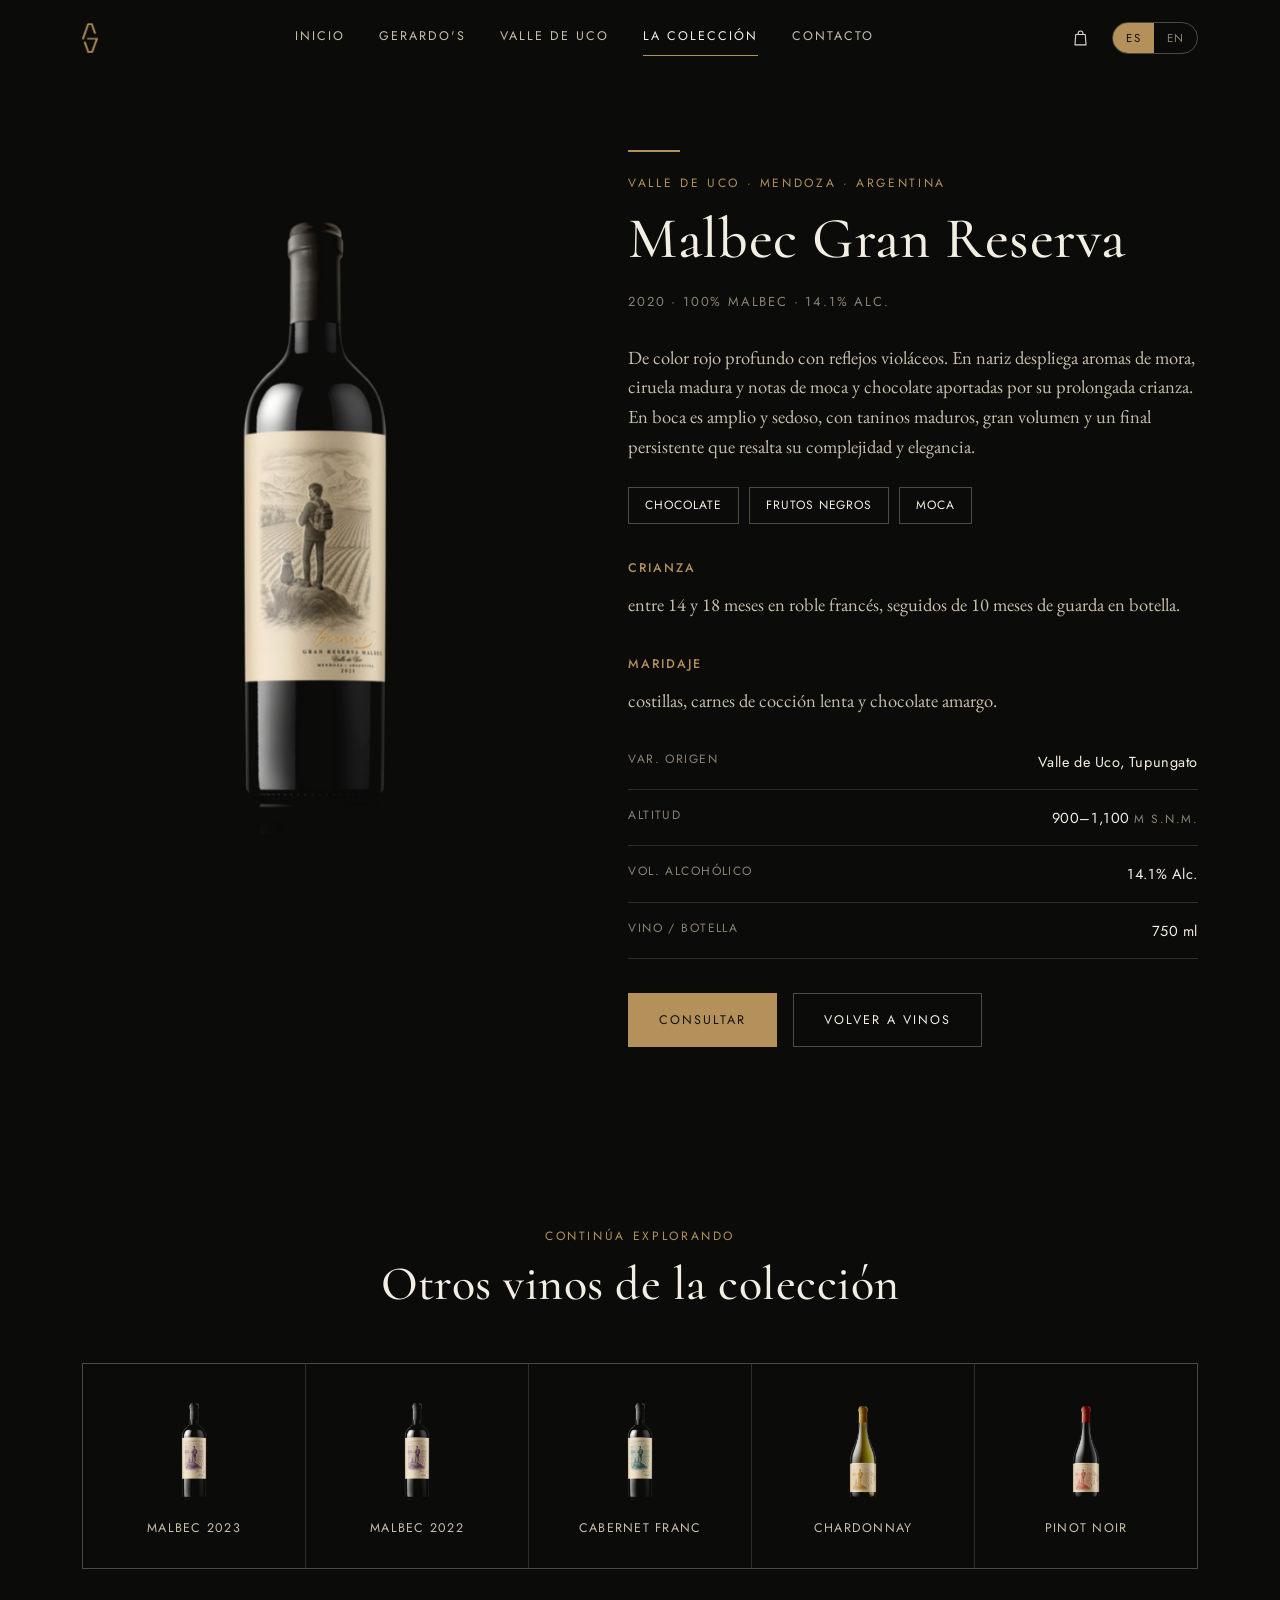
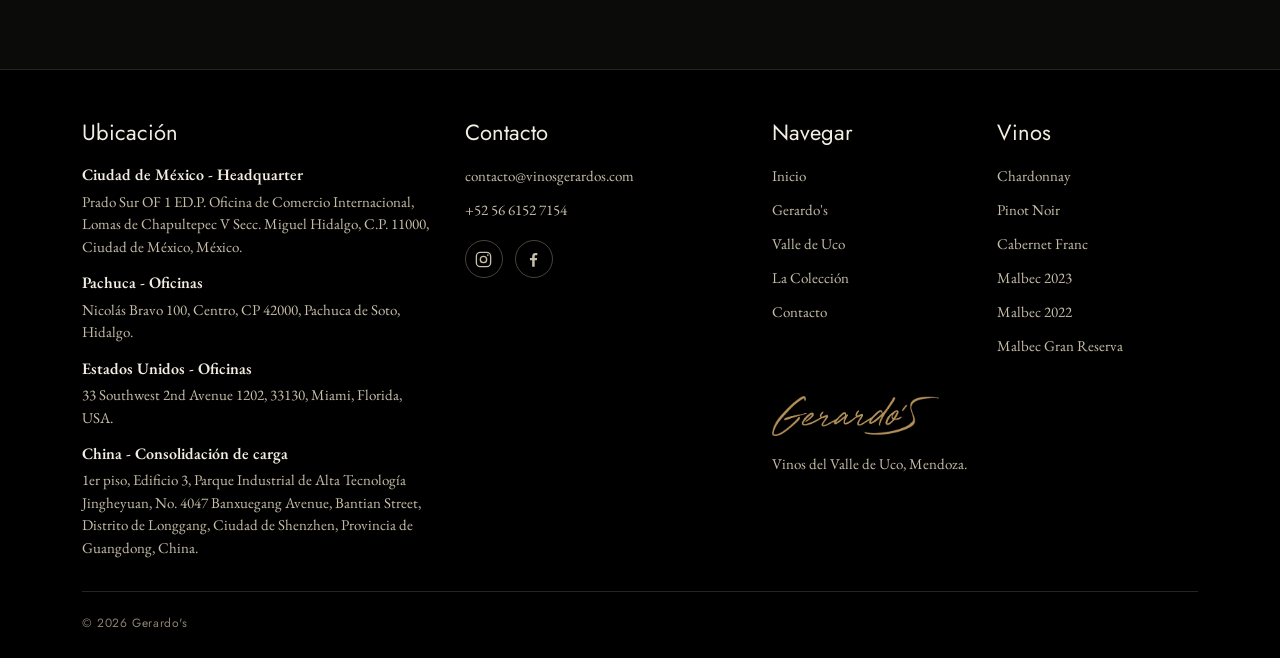
<file: malbec-gran-reserva.html>
<!DOCTYPE html>
<html lang="es" data-lang="es">
<head>
<meta charset="UTF-8">
<meta name="viewport" content="width=device-width, initial-scale=1.0">
<title data-title-es="Malbec Gran Reserva — Gerardo's" data-title-en="Malbec Gran Reserva — Gerardo's">Malbec Gran Reserva — Gerardo's</title>
<meta name="description" content="Malbec Gran Reserva 2020, Gerardo's — Valle de Uco, Mendoza, Argentina.">
<link rel="stylesheet" href="assets/css/style.css?v=20261025-footer-refined">
</head>
<body>

<header class="site-header">
  <div class="container">
    <a href="index.html" class="brand">
      <img src="assets/img/logo_mark_gold.png" alt="Gerardo's" class="brand-mark">
    </a>
    <nav class="primary">
      <a href="index.html" data-es>Inicio</a><a href="index.html" data-en>Home</a>
      <a href="historia.html" data-es>Gerardo's</a><a href="historia.html" data-en>Gerardo's</a>
      <a href="index.html#valle-de-uco" data-es>Valle de Uco</a><a href="index.html#valle-de-uco" data-en>Uco Valley</a>
      <a href="vinos.html" class="active" data-es>La Colecci&oacute;n</a><a href="vinos.html" class="active" data-en>The Collection</a>
      <a href="contacto.html" data-es>Contacto</a><a href="contacto.html" data-en>Contact</a>
    </nav>
    <div class="nav-right">
      <a class="nav-shop" href="pedido.html" aria-label="Shop / Tienda"><svg viewBox="0 0 24 24" aria-hidden="true"><path d="M6 7h12l1 13H5L6 7z"/><path d="M9 7V5.5a3 3 0 0 1 6 0V7"/></svg></a>
      <div class="lang-toggle">
        <button data-set="es">ES</button>
        <button data-set="en">EN</button>
      </div>
      <button class="menu-toggle" aria-label="Menu">&#9776;</button>
    </div>
  </div>
</header>

<section class="section-pad-sm" style="padding-top:150px;">
  <div class="container">
    <div class="wine-detail">
      <figure class="bottle-figure reveal">
        <img src="assets/img/bottle_granreserva.jpg" alt="Malbec Gran Reserva 2020">
      </figure>
      <div class="reveal">
        <div class="wd-accent" style="background:var(--granreserva);"></div>
        <div class="eyebrow">Valle de Uco &middot; Mendoza &middot; Argentina</div>
        <h1>Malbec Gran Reserva</h1>
        <div class="subtitle">2020 &middot; 100% Malbec &middot; 14.1% Alc.</div>

        <p class="desc" data-es>De color rojo profundo con reflejos violáceos. En nariz despliega aromas de mora, ciruela madura y notas de moca y chocolate aportadas por su prolongada crianza. En boca es amplio y sedoso, con taninos maduros, gran volumen y un final persistente que resalta su complejidad y elegancia.</p>
        <p class="desc" data-en>Deep ruby red with violet hues. The nose reveals blackberry and ripe plum, layered with mocha and dark chocolate from extended oak aging. On the palate, it is full-bodied and silky, with mature tannins, generous depth, and a long, persistent finish that highlights its complexity and elegance.</p>

        <div class="tasting-chips">
          <span data-es>Chocolate</span><span data-en>Chocolate</span>
          <span data-es>Frutos Negros</span><span data-en>Dark Fruit</span>
          <span data-es>Moca</span><span data-en>Mocha</span>
        </div>

        <h4 class="block-label" data-es>Crianza</h4>
        <h4 class="block-label" data-en>Aging</h4>
        <p class="desc" data-es>entre 14 y 18 meses en roble franc&eacute;s, seguidos de 10 meses de guarda en botella.</p>
        <p class="desc" data-en>14 to 18 months in French oak, followed by 10 months in bottle.</p>

        <h4 class="block-label" data-es>Maridaje</h4>
        <h4 class="block-label" data-en>Pairing</h4>
        <p class="desc" data-es>costillas, carnes de cocci&oacute;n lenta y chocolate amargo.</p>
        <p class="desc" data-en>ribs, slow-cooked meats, and dark chocolate.</p>

        <div class="spec-row"><span data-es>Var. Origen</span><span data-en>Origin</span><span>Valle de Uco, Tupungato</span></div>
        <div class="spec-row"><span data-es>Altitud</span><span data-en>Altitude</span><span>900&ndash;1,100 <span data-es>m s.n.m.</span><span data-en>m a.s.l.</span></span></div>
        <div class="spec-row"><span data-es>Vol. Alcoh&oacute;lico</span><span data-en>Alcohol</span><span>14.1% Alc.</span></div>
        <div class="spec-row"><span data-es>Vino / Botella</span><span data-en>Format</span><span>750 ml</span></div>

        <div class="wd-actions">
          <a href="pedido.html" class="btn btn-gold"><span data-es>Consultar</span><span data-en>Inquire</span></a>
          <a href="vinos.html" class="btn"><span data-es>Volver a Vinos</span><span data-en>Back to Wines</span></a>
        </div>
      </div>
    </div>
  </div>
</section>

<section class="other-wines">
  <div class="container">
    <div class="section-head reveal" style="margin-bottom:40px;">
      <div class="eyebrow" data-es>Contin&uacute;a explorando</div>
      <div class="eyebrow" data-en>Keep exploring</div>
      <h2 data-es>Otros vinos de la colecci&oacute;n</h2>
      <h2 data-en>Discover other wines in the collection</h2>
    </div>
    <div class="strip reveal">
      <a href="malbec.html"><img src="assets/img/bottle_malbec.jpg" alt="Malbec 2023">Malbec 2023</a>
      <a href="malbec-2022.html"><img src="assets/img/bottle_malbec.jpg" alt="Malbec 2022">Malbec 2022</a>
      <a href="cabernet-franc.html"><img src="assets/img/bottle_cabfranc.jpg" alt="Cabernet Franc">Cabernet Franc</a>
      <a href="chardonnay.html"><img src="assets/img/bottle_chardonnay.jpg" alt="Chardonnay">Chardonnay</a>
      <a href="pinot-noir.html"><img src="assets/img/bottle_pinot.jpg" alt="Pinot Noir">Pinot Noir</a>
    </div>
  </div>
</section>

<footer>
  <div class="container">
    <div class="footer-grid">
      <div>
        <div class="footer-brand"><img src="assets/img/logo_wordmark_gold.png" alt="Gerardo's"></div>
        <p data-es>Vinos del Valle de Uco, Mendoza.</p>
        <p data-en>Wines from the Uco Valley, Mendoza.</p>
      </div>
      <div>
        <h5 data-es>Navegar</h5><h5 data-en>Navigate</h5>
        <a href="index.html" data-es>Inicio</a><a href="index.html" data-en>Home</a>
        <a href="historia.html" data-es>Gerardo's</a><a href="historia.html" data-en>Gerardo's</a>
        <a href="index.html#valle-de-uco" data-es>Valle de Uco</a><a href="index.html#valle-de-uco" data-en>Uco Valley</a>
        <a href="vinos.html" data-es>La Colecci&oacute;n</a><a href="vinos.html" data-en>The Collection</a>
        <a href="contacto.html" data-es>Contacto</a><a href="contacto.html" data-en>Contact</a>
      </div>
      <div>
        <h5 data-es>Vinos</h5><h5 data-en>Wines</h5>
        <a href="chardonnay.html">Chardonnay</a>
        <a href="pinot-noir.html">Pinot Noir</a>
        <a href="cabernet-franc.html">Cabernet Franc</a>
        <a href="malbec.html">Malbec 2023</a>
        <a href="malbec-2022.html">Malbec 2022</a>
        <a href="malbec-gran-reserva.html">Malbec Gran Reserva</a>
      </div>
    </div>
    <div class="footer-contact-locations">
      <div class="footer-contact">
        <h5 data-es>Contacto</h5><h5 data-en>Contact</h5>
        <a href="mailto:contacto@vinosgerardos.com">contacto@vinosgerardos.com</a>
        <a href="tel:+525661527154">+52 56 6152 7154</a>
        <div class="footer-socials" aria-label="Redes sociales">
          <a href="https://www.instagram.com/vinosgerardos?rpxt=MWhxcWwzZWVhcnF2eA==" target="_blank" rel="noopener noreferrer" aria-label="Instagram">
            <svg viewBox="0 0 24 24" aria-hidden="true"><rect x="3" y="3" width="18" height="18" rx="5"></rect><circle cx="12" cy="12" r="4"></circle><circle class="social-icon-dot" cx="17.5" cy="6.5" r="1"></circle></svg>
          </a>
          <a href="https://www.facebook.com/share/1E5ZAqZrSp/" target="_blank" rel="noopener noreferrer" aria-label="Facebook">
            <svg viewBox="0 0 24 24" aria-hidden="true"><path d="M13.5 21v-8h2.7l.4-3h-3.1V8.1c0-.9.3-1.5 1.6-1.5h1.7V3.9c-.3 0-1.3-.1-2.4-.1-2.4 0-4.1 1.5-4.1 4.2V10H7.5v3h2.8v8h3.2z"></path></svg>
          </a>
        </div>
      </div>
    <section class="footer-locations" aria-label="Ubicación / Locations">
      <h5 data-es>Ubicación</h5><h5 data-en>Locations</h5>
      <div class="location-grid">
        <article class="location-card">
          <h6><span data-es>Ciudad de México - Headquarter</span><span data-en>Mexico City - Headquarters</span></h6>
          <address>Prado Sur OF 1 ED.P. Oficina de Comercio Internacional, Lomas de Chapultepec V Secc. Miguel Hidalgo, C.P. 11000, Ciudad de México, México.</address>
        </article>
        <article class="location-card">
          <h6><span data-es>Pachuca - Oficinas</span><span data-en>Pachuca - Offices</span></h6>
          <address>Nicolás Bravo 100, Centro, CP 42000, Pachuca de Soto, Hidalgo.</address>
        </article>
        <article class="location-card">
          <h6><span data-es>Estados Unidos - Oficinas</span><span data-en>United States - Offices</span></h6>
          <address>33 Southwest 2nd Avenue 1202, 33130, Miami, Florida, USA.</address>
        </article>
        <article class="location-card">
          <h6><span data-es>China - Consolidación de carga</span><span data-en>China - Cargo Consolidation</span></h6>
          <address>1er piso, Edificio 3, Parque Industrial de Alta Tecnología Jingheyuan, No. 4047 Banxuegang Avenue, Bantian Street, Distrito de Longgang, Ciudad de Shenzhen, Provincia de Guangdong, China.</address>
        </article>
      </div>
    </section>
    </div>
    <div class="footer-bottom">
      <span data-es>&copy; 2026 Gerardo's</span>
      <span data-en>&copy; 2026 Gerardo's</span>
    </div>
  </div>
</footer>

<script src="assets/js/main.js"></script>
</body>
</html>
</file>
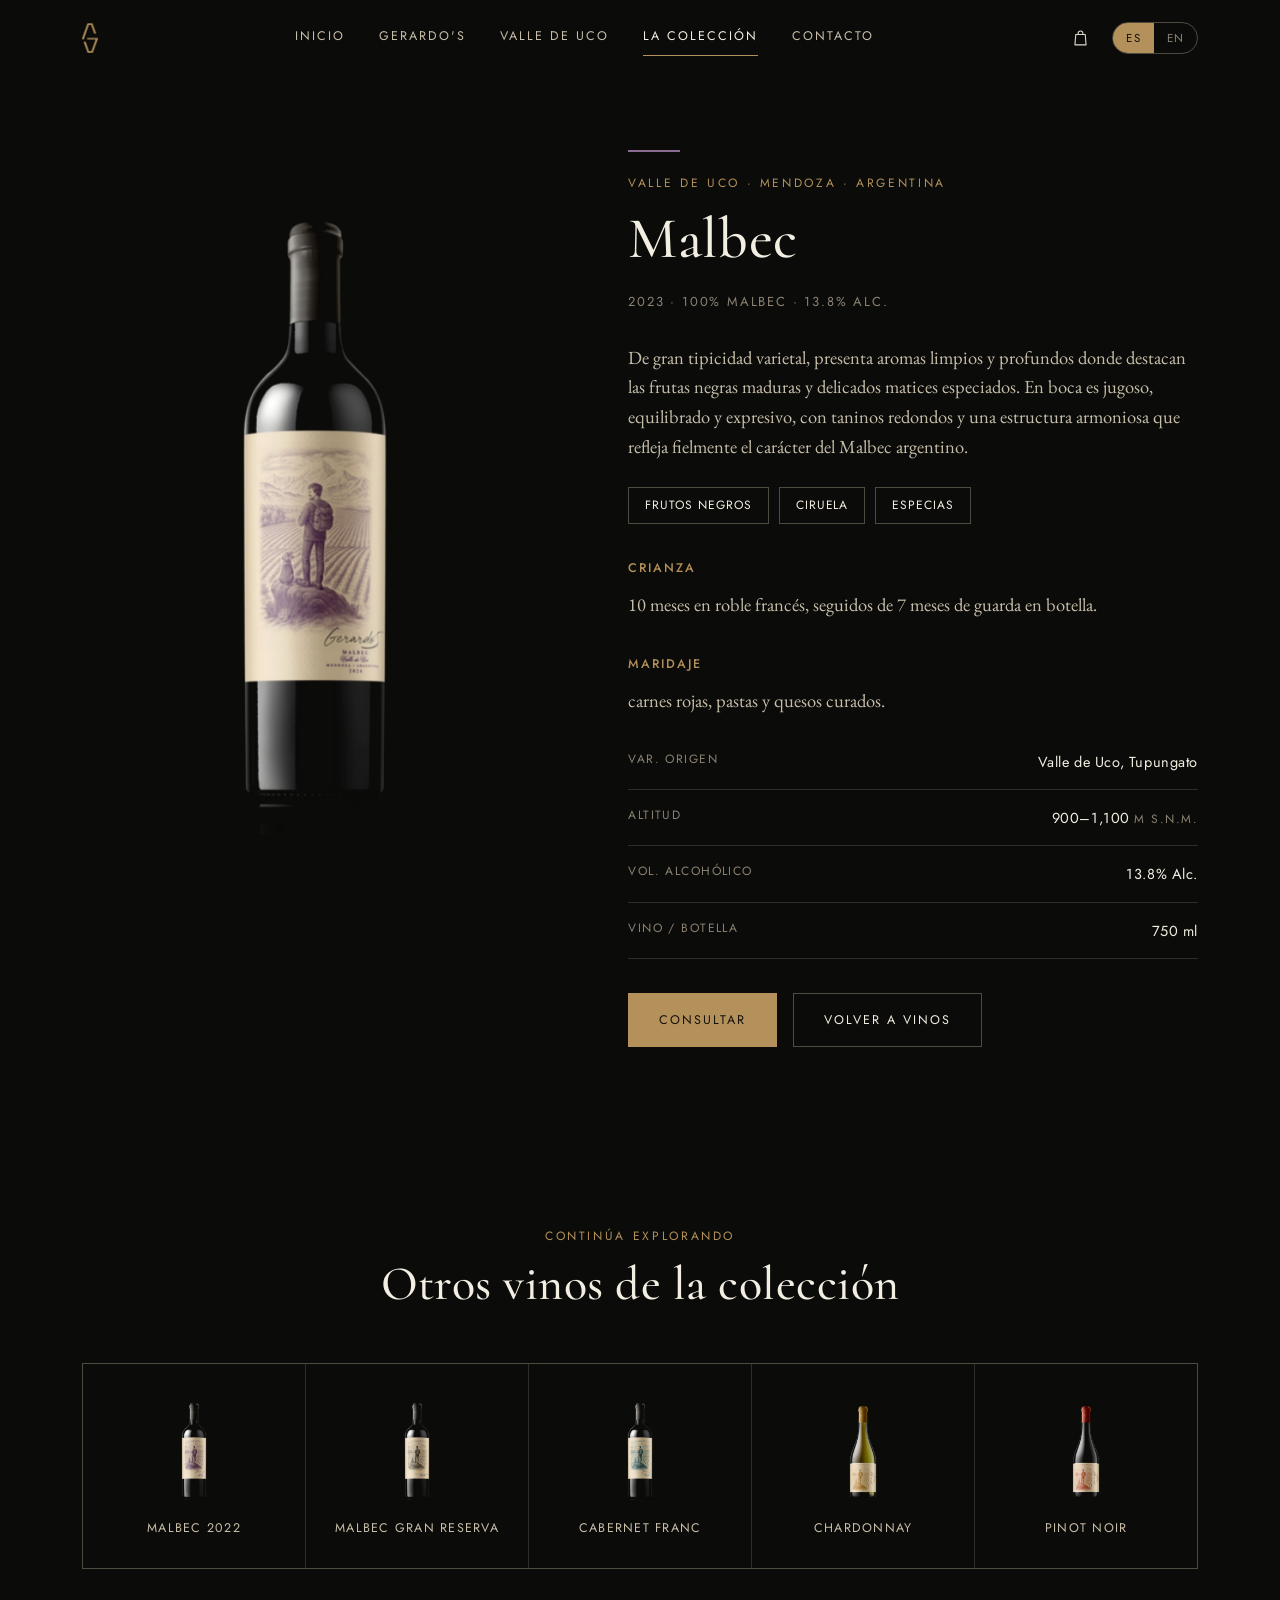
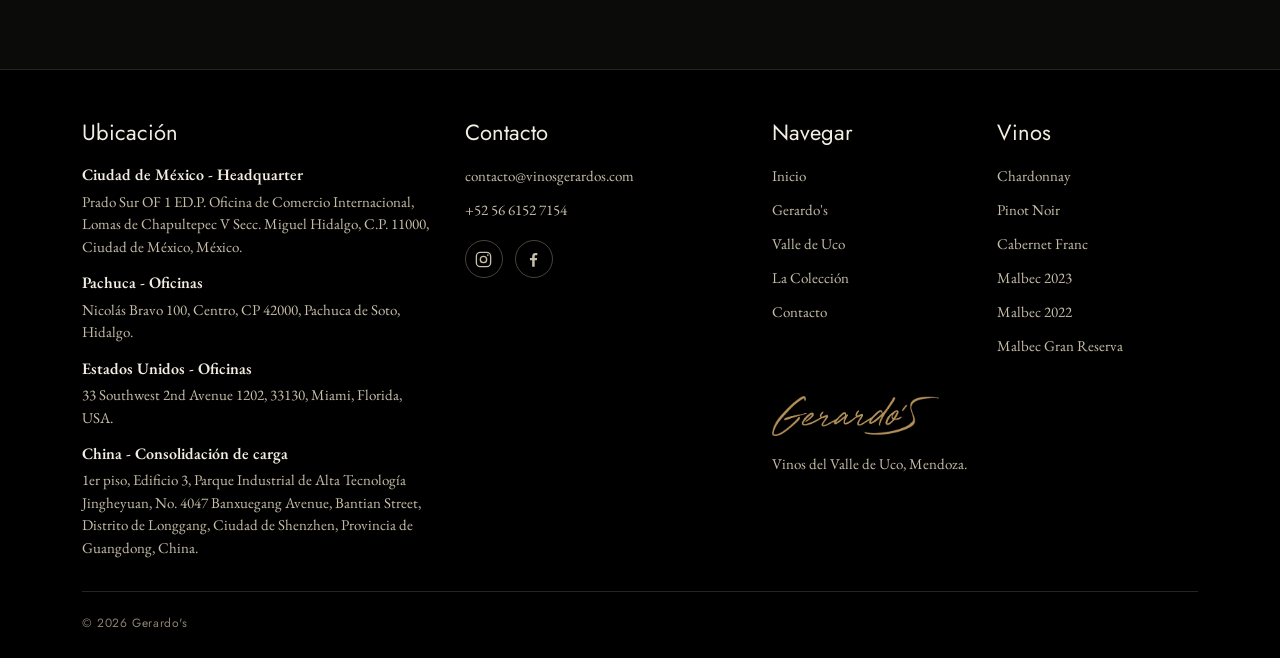
<file: malbec.html>
<!DOCTYPE html>
<html lang="es" data-lang="es">
<head>
<meta charset="UTF-8">
<meta name="viewport" content="width=device-width, initial-scale=1.0">
<title data-title-es="Malbec — Gerardo's" data-title-en="Malbec — Gerardo's">Malbec — Gerardo's</title>
<meta name="description" content="Malbec 2023, Gerardo's — Valle de Uco, Mendoza, Argentina.">
<link rel="stylesheet" href="assets/css/style.css?v=20261025-footer-refined">
</head>
<body>

<header class="site-header">
  <div class="container">
    <a href="index.html" class="brand">
      <img src="assets/img/logo_mark_gold.png" alt="Gerardo's" class="brand-mark">
    </a>
    <nav class="primary">
      <a href="index.html" data-es>Inicio</a><a href="index.html" data-en>Home</a>
      <a href="historia.html" data-es>Gerardo's</a><a href="historia.html" data-en>Gerardo's</a>
      <a href="index.html#valle-de-uco" data-es>Valle de Uco</a><a href="index.html#valle-de-uco" data-en>Uco Valley</a>
      <a href="vinos.html" class="active" data-es>La Colecci&oacute;n</a><a href="vinos.html" class="active" data-en>The Collection</a>
      <a href="contacto.html" data-es>Contacto</a><a href="contacto.html" data-en>Contact</a>
    </nav>
    <div class="nav-right">
      <a class="nav-shop" href="pedido.html" aria-label="Shop / Tienda"><svg viewBox="0 0 24 24" aria-hidden="true"><path d="M6 7h12l1 13H5L6 7z"/><path d="M9 7V5.5a3 3 0 0 1 6 0V7"/></svg></a>
      <div class="lang-toggle">
        <button data-set="es">ES</button>
        <button data-set="en">EN</button>
      </div>
      <button class="menu-toggle" aria-label="Menu">&#9776;</button>
    </div>
  </div>
</header>

<section class="section-pad-sm" style="padding-top:150px;">
  <div class="container">
    <div class="wine-detail">
      <figure class="bottle-figure reveal">
        <img src="assets/img/bottle_malbec.jpg" alt="Malbec 2023">
      </figure>
      <div class="reveal">
        <div class="wd-accent" style="background:var(--malbec);"></div>
        <div class="eyebrow">Valle de Uco &middot; Mendoza &middot; Argentina</div>
        <h1>Malbec</h1>
        <div class="subtitle">2023 &middot; 100% Malbec &middot; 13.8% Alc.</div>

        <p class="desc" data-es>De gran tipicidad varietal, presenta aromas limpios y profundos donde destacan las frutas negras maduras y delicados matices especiados. En boca es jugoso, equilibrado y expresivo, con taninos redondos y una estructura armoniosa que refleja fielmente el carácter del Malbec argentino.</p>
        <p class="desc" data-en>A classic expression of Malbec, with pure, layered aromas of ripe dark fruit and delicate spice. The palate is juicy, balanced, and expressive, with rounded tannins and a harmonious structure that captures the character of Argentine Malbec.</p>

        <div class="tasting-chips">
          <span data-es>Frutos Negros</span><span data-en>Dark Fruit</span>
          <span data-es>Ciruela</span><span data-en>Plum</span>
          <span data-es>Especias</span><span data-en>Spice</span>
        </div>

        <h4 class="block-label" data-es>Crianza</h4>
        <h4 class="block-label" data-en>Aging</h4>
        <p class="desc" data-es>10 meses en roble franc&eacute;s, seguidos de 7 meses de guarda en botella.</p>
        <p class="desc" data-en>10 months in French oak, followed by 7 months in bottle.</p>

        <h4 class="block-label" data-es>Maridaje</h4>
        <h4 class="block-label" data-en>Pairing</h4>
        <p class="desc" data-es>carnes rojas, pastas y quesos curados.</p>
        <p class="desc" data-en>red meat, pasta, and aged cheeses.</p>

        <div class="spec-row"><span data-es>Var. Origen</span><span data-en>Origin</span><span>Valle de Uco, Tupungato</span></div>
        <div class="spec-row"><span data-es>Altitud</span><span data-en>Altitude</span><span>900&ndash;1,100 <span data-es>m s.n.m.</span><span data-en>m a.s.l.</span></span></div>
        <div class="spec-row"><span data-es>Vol. Alcoh&oacute;lico</span><span data-en>Alcohol</span><span>13.8% Alc.</span></div>
        <div class="spec-row"><span data-es>Vino / Botella</span><span data-en>Format</span><span>750 ml</span></div>

        <div class="wd-actions">
          <a href="pedido.html" class="btn btn-gold"><span data-es>Consultar</span><span data-en>Inquire</span></a>
          <a href="vinos.html" class="btn"><span data-es>Volver a Vinos</span><span data-en>Back to Wines</span></a>
        </div>
      </div>
    </div>
  </div>
</section>

<section class="other-wines">
  <div class="container">
    <div class="section-head reveal" style="margin-bottom:40px;">
      <div class="eyebrow" data-es>Contin&uacute;a explorando</div>
      <div class="eyebrow" data-en>Keep exploring</div>
      <h2 data-es>Otros vinos de la colecci&oacute;n</h2>
      <h2 data-en>Discover other wines in the collection</h2>
    </div>
    <div class="strip reveal">
      <a href="malbec-2022.html"><img src="assets/img/bottle_malbec.jpg" alt="Malbec 2022">Malbec 2022</a>
      <a href="malbec-gran-reserva.html"><img src="assets/img/bottle_granreserva.jpg" alt="Malbec Gran Reserva">Malbec Gran Reserva</a>
      <a href="cabernet-franc.html"><img src="assets/img/bottle_cabfranc.jpg" alt="Cabernet Franc">Cabernet Franc</a>
      <a href="chardonnay.html"><img src="assets/img/bottle_chardonnay.jpg" alt="Chardonnay">Chardonnay</a>
      <a href="pinot-noir.html"><img src="assets/img/bottle_pinot.jpg" alt="Pinot Noir">Pinot Noir</a>
    </div>
  </div>
</section>

<footer>
  <div class="container">
    <div class="footer-grid">
      <div>
        <div class="footer-brand"><img src="assets/img/logo_wordmark_gold.png" alt="Gerardo's"></div>
        <p data-es>Vinos del Valle de Uco, Mendoza.</p>
        <p data-en>Wines from the Uco Valley, Mendoza.</p>
      </div>
      <div>
        <h5 data-es>Navegar</h5><h5 data-en>Navigate</h5>
        <a href="index.html" data-es>Inicio</a><a href="index.html" data-en>Home</a>
        <a href="historia.html" data-es>Gerardo's</a><a href="historia.html" data-en>Gerardo's</a>
        <a href="index.html#valle-de-uco" data-es>Valle de Uco</a><a href="index.html#valle-de-uco" data-en>Uco Valley</a>
        <a href="vinos.html" data-es>La Colecci&oacute;n</a><a href="vinos.html" data-en>The Collection</a>
        <a href="contacto.html" data-es>Contacto</a><a href="contacto.html" data-en>Contact</a>
      </div>
      <div>
        <h5 data-es>Vinos</h5><h5 data-en>Wines</h5>
        <a href="chardonnay.html">Chardonnay</a>
        <a href="pinot-noir.html">Pinot Noir</a>
        <a href="cabernet-franc.html">Cabernet Franc</a>
        <a href="malbec.html">Malbec 2023</a>
        <a href="malbec-2022.html">Malbec 2022</a>
        <a href="malbec-gran-reserva.html">Malbec Gran Reserva</a>
      </div>
    </div>
    <div class="footer-contact-locations">
      <div class="footer-contact">
        <h5 data-es>Contacto</h5><h5 data-en>Contact</h5>
        <a href="mailto:contacto@vinosgerardos.com">contacto@vinosgerardos.com</a>
        <a href="tel:+525661527154">+52 56 6152 7154</a>
        <div class="footer-socials" aria-label="Redes sociales">
          <a href="https://www.instagram.com/vinosgerardos?rpxt=MWhxcWwzZWVhcnF2eA==" target="_blank" rel="noopener noreferrer" aria-label="Instagram">
            <svg viewBox="0 0 24 24" aria-hidden="true"><rect x="3" y="3" width="18" height="18" rx="5"></rect><circle cx="12" cy="12" r="4"></circle><circle class="social-icon-dot" cx="17.5" cy="6.5" r="1"></circle></svg>
          </a>
          <a href="https://www.facebook.com/share/1E5ZAqZrSp/" target="_blank" rel="noopener noreferrer" aria-label="Facebook">
            <svg viewBox="0 0 24 24" aria-hidden="true"><path d="M13.5 21v-8h2.7l.4-3h-3.1V8.1c0-.9.3-1.5 1.6-1.5h1.7V3.9c-.3 0-1.3-.1-2.4-.1-2.4 0-4.1 1.5-4.1 4.2V10H7.5v3h2.8v8h3.2z"></path></svg>
          </a>
        </div>
      </div>
    <section class="footer-locations" aria-label="Ubicación / Locations">
      <h5 data-es>Ubicación</h5><h5 data-en>Locations</h5>
      <div class="location-grid">
        <article class="location-card">
          <h6><span data-es>Ciudad de México - Headquarter</span><span data-en>Mexico City - Headquarters</span></h6>
          <address>Prado Sur OF 1 ED.P. Oficina de Comercio Internacional, Lomas de Chapultepec V Secc. Miguel Hidalgo, C.P. 11000, Ciudad de México, México.</address>
        </article>
        <article class="location-card">
          <h6><span data-es>Pachuca - Oficinas</span><span data-en>Pachuca - Offices</span></h6>
          <address>Nicolás Bravo 100, Centro, CP 42000, Pachuca de Soto, Hidalgo.</address>
        </article>
        <article class="location-card">
          <h6><span data-es>Estados Unidos - Oficinas</span><span data-en>United States - Offices</span></h6>
          <address>33 Southwest 2nd Avenue 1202, 33130, Miami, Florida, USA.</address>
        </article>
        <article class="location-card">
          <h6><span data-es>China - Consolidación de carga</span><span data-en>China - Cargo Consolidation</span></h6>
          <address>1er piso, Edificio 3, Parque Industrial de Alta Tecnología Jingheyuan, No. 4047 Banxuegang Avenue, Bantian Street, Distrito de Longgang, Ciudad de Shenzhen, Provincia de Guangdong, China.</address>
        </article>
      </div>
    </section>
    </div>
    <div class="footer-bottom">
      <span data-es>&copy; 2026 Gerardo's</span>
      <span data-en>&copy; 2026 Gerardo's</span>
    </div>
  </div>
</footer>

<script src="assets/js/main.js"></script>
</body>
</html>
</file>
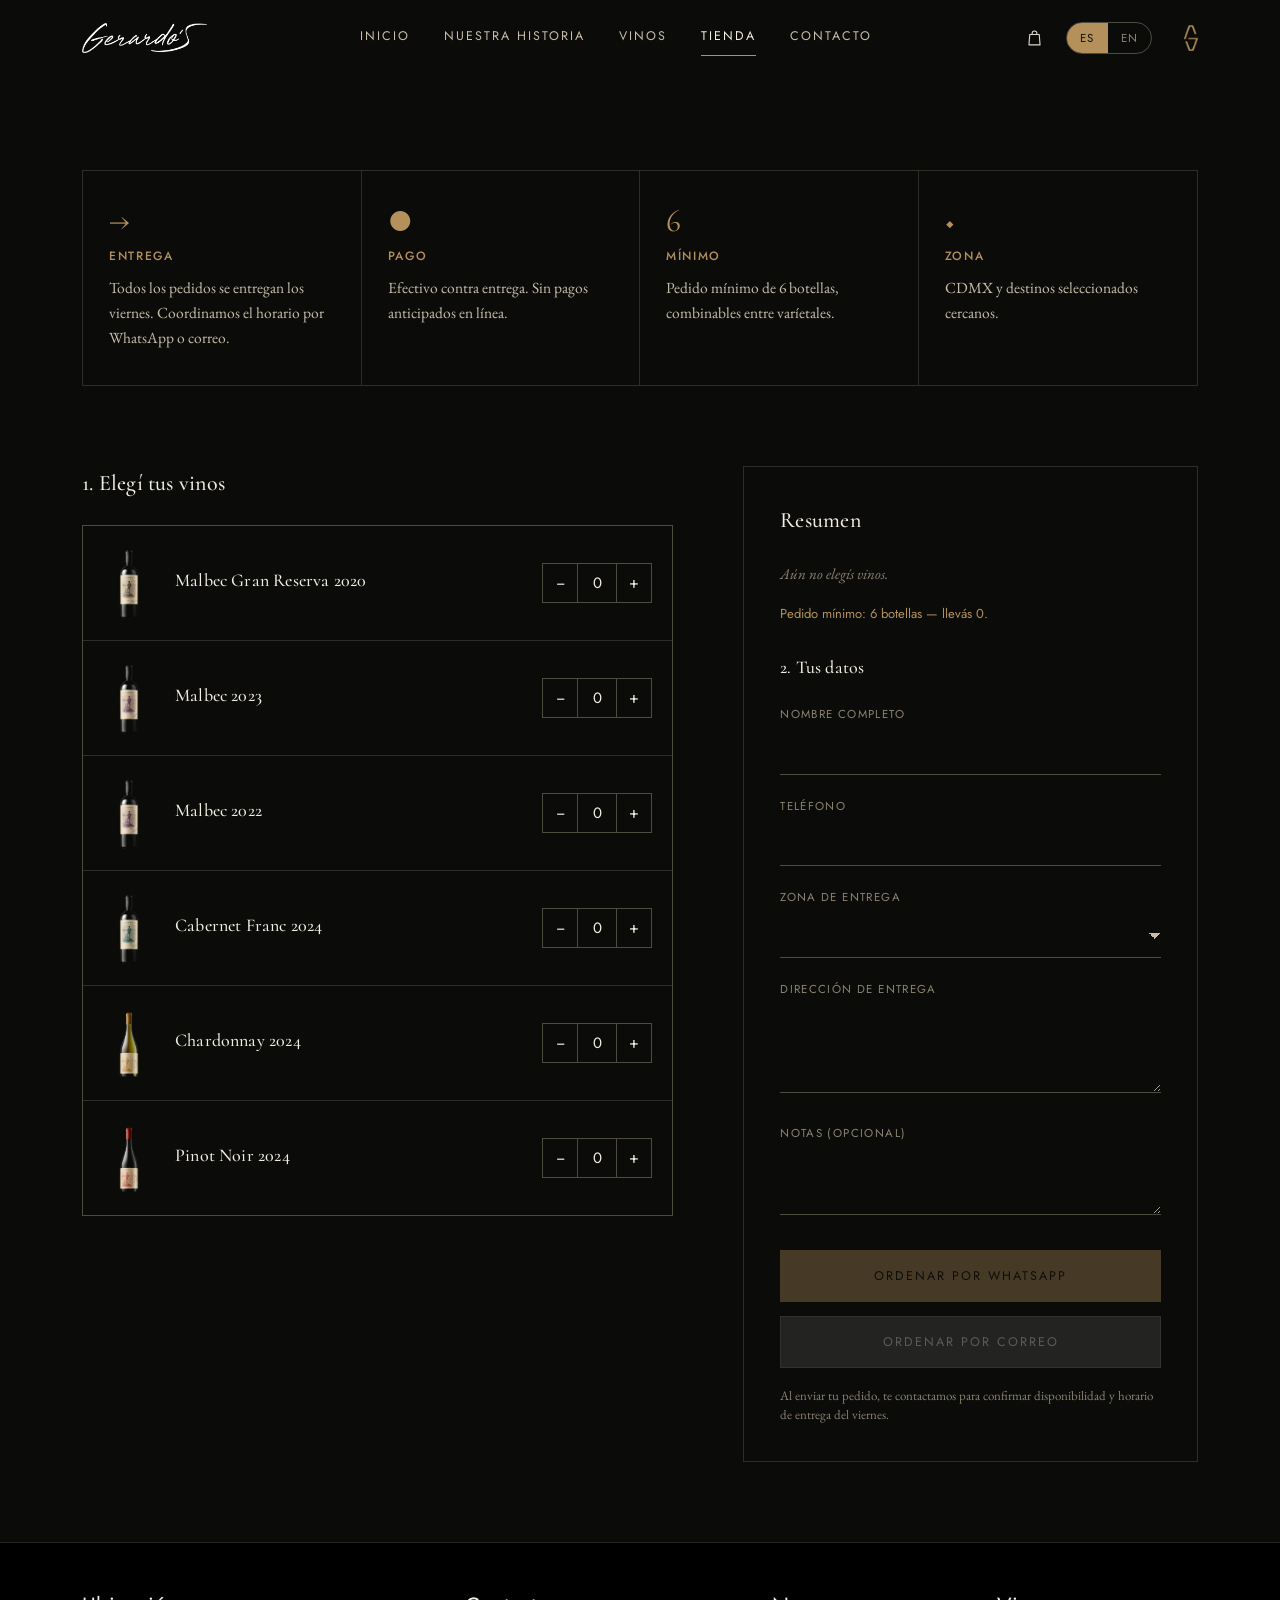
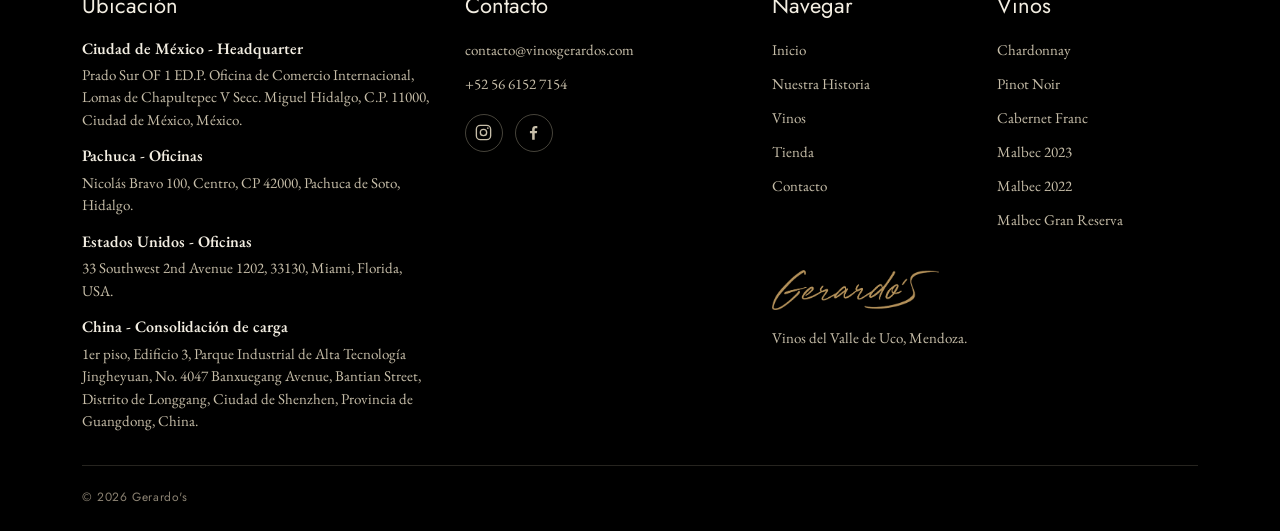
<file: pedido.html>
<!DOCTYPE html>
<html lang="es" data-lang="es">
<head>
<meta charset="UTF-8">
<meta name="viewport" content="width=device-width, initial-scale=1.0">
<title data-title-es="Pedidos — Gerardo's" data-title-en="Order — Gerardo's">Pedidos — Gerardo's</title>
<meta name="description" content="Pedí Gerardo's directo para Pachuca, Hidalgo y Ciudad de México. Pago en efectivo contra entrega, envíos los viernes.">
<link rel="stylesheet" href="assets/css/style.css?v=20261025-footer-refined">
</head>
<body>

<header class="site-header">
  <div class="container">
    <a href="index.html" class="brand">
      <img src="assets/img/logo_wordmark_alpha.png" alt="Gerardo's" class="wordmark">
    </a>
    <nav class="primary">
      <a href="index.html" data-es>Inicio</a><a href="index.html" data-en>Home</a>
      <a href="historia.html" data-es>Nuestra Historia</a><a href="historia.html" data-en>Our Story</a>
      <a href="vinos.html" data-es>Vinos</a><a href="vinos.html" data-en>Wines</a>
      <a href="pedido.html" class="active" data-es>Tienda</a><a href="pedido.html" class="active" data-en>Shop</a>
      <a href="contacto.html" data-es>Contacto</a><a href="contacto.html" data-en>Contact</a>
    </nav>
    <div class="nav-right">
      <a class="nav-shop" href="pedido.html" aria-label="Shop / Tienda"><svg viewBox="0 0 24 24" aria-hidden="true"><path d="M6 7h12l1 13H5L6 7z"/><path d="M9 7V5.5a3 3 0 0 1 6 0V7"/></svg></a>
      <div class="lang-toggle">
        <button data-set="es">ES</button>
        <button data-set="en">EN</button>
      </div>
      <img src="assets/img/logo_mark_gold.png" alt="Gerardo's" class="nav-mark">
      <button class="menu-toggle" aria-label="Menu">&#9776;</button>
    </div>
  </div>
</header>

<section class="section-pad-sm" style="padding-top:170px;">
  <div class="container">
    <div class="order-info-grid reveal">
      <div class="order-info-item">
        <div class="oi-ic">&#8594;</div>
        <h4 data-es>Entrega</h4><h4 data-en>Delivery</h4>
        <p data-es>Todos los pedidos se entregan los viernes. Coordinamos el horario por WhatsApp o correo.</p>
        <p data-en>All orders are delivered on Fridays. We'll confirm the time by WhatsApp or email.</p>
      </div>
      <div class="order-info-item">
        <div class="oi-ic">&#9679;</div>
        <h4 data-es>Pago</h4><h4 data-en>Payment</h4>
        <p data-es>Efectivo contra entrega. Sin pagos anticipados en l&iacute;nea.</p>
        <p data-en>Cash on delivery. No advance online payment required.</p>
      </div>
      <div class="order-info-item">
        <div class="oi-ic">6</div>
        <h4 data-es>M&iacute;nimo</h4><h4 data-en>Minimum</h4>
        <p data-es>Pedido m&iacute;nimo de 6 botellas, combinables entre var&iacute;etales.</p>
        <p data-en>6-bottle minimum, mix and match across varietals.</p>
      </div>
      <div class="order-info-item">
        <div class="oi-ic">&#9670;</div>
        <h4 data-es>Zona</h4><h4 data-en>Area</h4>
        <p data-es>CDMX y destinos seleccionados cercanos.</p>
        <p data-en>Mexico City and its surrounding areas.</p>
      </div>
    </div>
  </div>
</section>

<section class="section-pad-sm" style="padding-top:0;">
  <div class="container">
    <div class="order-layout">

      <div class="reveal">
        <h3 class="order-h3" data-es>1. Eleg&iacute; tus vinos</h3>
        <h3 class="order-h3" data-en>1. Choose your wines</h3>

        <div class="order-items" id="order-items">

          <div class="order-item" data-name-es="Malbec Gran Reserva 2020" data-name-en="Malbec Gran Reserva 2020">
            <img src="assets/img/bottle_granreserva.jpg" alt="Malbec Gran Reserva 2020">
            <div class="oi-info">
              <h4>Malbec Gran Reserva <span data-es>2020</span><span data-en>2020</span></h4>
            </div>
            <div class="qty-stepper">
              <button type="button" class="qty-btn" data-dir="-1" aria-label="menos">&minus;</button>
              <input type="number" class="qty-input" min="0" value="0" inputmode="numeric">
              <button type="button" class="qty-btn" data-dir="1" aria-label="m&aacute;s">+</button>
            </div>
          </div>

          <div class="order-item" data-name-es="Malbec 2023" data-name-en="Malbec 2023">
            <img src="assets/img/bottle_malbec.jpg" alt="Malbec 2023">
            <div class="oi-info">
              <h4>Malbec <span data-es>2023</span><span data-en>2023</span></h4>
            </div>
            <div class="qty-stepper">
              <button type="button" class="qty-btn" data-dir="-1" aria-label="menos">&minus;</button>
              <input type="number" class="qty-input" min="0" value="0" inputmode="numeric">
              <button type="button" class="qty-btn" data-dir="1" aria-label="m&aacute;s">+</button>
            </div>
          </div>

          <div class="order-item" data-name-es="Malbec 2022" data-name-en="Malbec 2022">
            <img src="assets/img/bottle_malbec.jpg" alt="Malbec 2022">
            <div class="oi-info">
              <h4>Malbec <span data-es>2022</span><span data-en>2022</span></h4>
            </div>
            <div class="qty-stepper">
              <button type="button" class="qty-btn" data-dir="-1" aria-label="menos">&minus;</button>
              <input type="number" class="qty-input" min="0" value="0" inputmode="numeric">
              <button type="button" class="qty-btn" data-dir="1" aria-label="m&aacute;s">+</button>
            </div>
          </div>

          <div class="order-item" data-name-es="Cabernet Franc 2024" data-name-en="Cabernet Franc 2024">
            <img src="assets/img/bottle_cabfranc.jpg" alt="Cabernet Franc 2024">
            <div class="oi-info">
              <h4>Cabernet Franc <span data-es>2024</span><span data-en>2024</span></h4>
            </div>
            <div class="qty-stepper">
              <button type="button" class="qty-btn" data-dir="-1" aria-label="menos">&minus;</button>
              <input type="number" class="qty-input" min="0" value="0" inputmode="numeric">
              <button type="button" class="qty-btn" data-dir="1" aria-label="m&aacute;s">+</button>
            </div>
          </div>

          <div class="order-item" data-name-es="Chardonnay 2024" data-name-en="Chardonnay 2024">
            <img src="assets/img/bottle_chardonnay.jpg" alt="Chardonnay 2024">
            <div class="oi-info">
              <h4>Chardonnay <span data-es>2024</span><span data-en>2024</span></h4>
            </div>
            <div class="qty-stepper">
              <button type="button" class="qty-btn" data-dir="-1" aria-label="menos">&minus;</button>
              <input type="number" class="qty-input" min="0" value="0" inputmode="numeric">
              <button type="button" class="qty-btn" data-dir="1" aria-label="m&aacute;s">+</button>
            </div>
          </div>

          <div class="order-item" data-name-es="Pinot Noir 2024" data-name-en="Pinot Noir 2024">
            <img src="assets/img/bottle_pinot.jpg" alt="Pinot Noir 2024">
            <div class="oi-info">
              <h4>Pinot Noir <span data-es>2024</span><span data-en>2024</span></h4>
            </div>
            <div class="qty-stepper">
              <button type="button" class="qty-btn" data-dir="-1" aria-label="menos">&minus;</button>
              <input type="number" class="qty-input" min="0" value="0" inputmode="numeric">
              <button type="button" class="qty-btn" data-dir="1" aria-label="m&aacute;s">+</button>
            </div>
          </div>

        </div>
      </div>

      <div class="reveal">
        <div class="order-summary">
          <h3 class="order-h3" data-es>Resumen</h3>
          <h3 class="order-h3" data-en>Summary</h3>

          <div id="summary-lines" class="summary-lines">
            <p class="summary-empty" data-es>A&uacute;n no eleg&iacute;s vinos.</p>
            <p class="summary-empty" data-en>You haven't chosen any wines yet.</p>
          </div>

          <p id="min-warning" class="min-warning" data-es>Pedido m&iacute;nimo: 6 botellas &mdash; llev&aacute;s <span id="min-count">0</span>.</p>
          <p id="min-warning-en" class="min-warning" data-en>6-bottle minimum &mdash; you have <span id="min-count-en">0</span>.</p>

          <h3 class="order-h3" style="margin-top:28px;font-size:18px;" data-es>2. Tus datos</h3>
          <h3 class="order-h3" style="margin-top:28px;font-size:18px;" data-en>2. Your details</h3>

          <form class="contact-form" id="order-form" name="pedido" method="POST" action="order-handler.php">
            <p style="position:absolute;left:-9999px;" aria-hidden="true"><label>No llenar: <input name="bot-field" tabindex="-1" autocomplete="off"></label></p>

            <div class="field">
              <label data-es>Nombre completo</label><label data-en>Full name</label>
              <input type="text" id="f-name" name="name" required>
            </div>
            <div class="field">
              <label data-es>Tel&eacute;fono</label><label data-en>Phone</label>
              <input type="tel" id="f-phone" name="phone" required>
            </div>
            <div class="field">
              <label data-es>Zona de entrega</label><label data-en>Delivery area</label>
              <select id="f-zone" name="zone" required>
                <option value="" data-es data-en disabled selected></option>
                <option value="Pachuca, Hidalgo">Pachuca, Hidalgo</option>
                <option value="Ciudad de México" data-es>Ciudad de M&eacute;xico</option>
                <option value="Mexico City" data-en>Mexico City</option>
              </select>
            </div>
            <div class="field">
              <label data-es>Direcci&oacute;n de entrega</label><label data-en>Delivery address</label>
              <textarea id="f-address" name="address" rows="3" required></textarea>
            </div>
            <div class="field">
              <label data-es>Notas (opcional)</label><label data-en>Notes (optional)</label>
              <textarea id="f-notes" name="notes" rows="2"></textarea>
            </div>
          </form>

          <div class="order-actions">
            <button type="button" id="btn-whatsapp" class="btn btn-gold" style="width:100%;justify-content:center;margin-bottom:14px;" disabled>
              <span data-es>Ordenar por WhatsApp</span><span data-en>Order via WhatsApp</span>
            </button>
            <button type="button" id="btn-email" class="btn" style="width:100%;justify-content:center;" disabled>
              <span data-es>Ordenar por correo</span><span data-en>Order via email</span>
            </button>
          </div>

          <p class="order-fine" data-es>Al enviar tu pedido, te contactamos para confirmar disponibilidad y horario de entrega del viernes.</p>
          <p class="order-fine" data-en>Once you send your order, we'll reach out to confirm availability and your Friday delivery window.</p>
        </div>
      </div>

    </div>
  </div>
</section>

<footer>
  <div class="container">
    <div class="footer-grid">
      <div>
        <div class="footer-brand"><img src="assets/img/logo_wordmark_gold.png" alt="Gerardo's"></div>
        <p data-es>Vinos del Valle de Uco, Mendoza.</p>
        <p data-en>Wines from the Uco Valley, Mendoza.</p>
      </div>
      <div>
        <h5 data-es>Navegar</h5><h5 data-en>Navigate</h5>
        <a href="index.html" data-es>Inicio</a><a href="index.html" data-en>Home</a>
        <a href="historia.html" data-es>Nuestra Historia</a><a href="historia.html" data-en>Our Story</a>
        <a href="vinos.html" data-es>Vinos</a><a href="vinos.html" data-en>Wines</a>
          <a href="pedido.html" data-es>Tienda</a><a href="pedido.html" data-en>Shop</a>
        <a href="contacto.html" data-es>Contacto</a><a href="contacto.html" data-en>Contact</a>
      </div>
      <div>
        <h5 data-es>Vinos</h5><h5 data-en>Wines</h5>
        <a href="chardonnay.html">Chardonnay</a>
        <a href="pinot-noir.html">Pinot Noir</a>
        <a href="cabernet-franc.html">Cabernet Franc</a>
        <a href="malbec.html">Malbec 2023</a>
        <a href="malbec-2022.html">Malbec 2022</a>
        <a href="malbec-gran-reserva.html">Malbec Gran Reserva</a>
      </div>
    </div>
    <div class="footer-contact-locations">
      <div class="footer-contact">
        <h5 data-es>Contacto</h5><h5 data-en>Contact</h5>
        <a href="mailto:contacto@vinosgerardos.com">contacto@vinosgerardos.com</a>
        <a href="tel:+525661527154">+52 56 6152 7154</a>
        <div class="footer-socials" aria-label="Redes sociales">
          <a href="https://www.instagram.com/vinosgerardos?rpxt=MWhxcWwzZWVhcnF2eA==" target="_blank" rel="noopener noreferrer" aria-label="Instagram">
            <svg viewBox="0 0 24 24" aria-hidden="true"><rect x="3" y="3" width="18" height="18" rx="5"></rect><circle cx="12" cy="12" r="4"></circle><circle class="social-icon-dot" cx="17.5" cy="6.5" r="1"></circle></svg>
          </a>
          <a href="https://www.facebook.com/share/1E5ZAqZrSp/" target="_blank" rel="noopener noreferrer" aria-label="Facebook">
            <svg viewBox="0 0 24 24" aria-hidden="true"><path d="M13.5 21v-8h2.7l.4-3h-3.1V8.1c0-.9.3-1.5 1.6-1.5h1.7V3.9c-.3 0-1.3-.1-2.4-.1-2.4 0-4.1 1.5-4.1 4.2V10H7.5v3h2.8v8h3.2z"></path></svg>
          </a>
        </div>
      </div>
    <section class="footer-locations" aria-label="Ubicación / Locations">
      <h5 data-es>Ubicación</h5><h5 data-en>Locations</h5>
      <div class="location-grid">
        <article class="location-card">
          <h6><span data-es>Ciudad de México - Headquarter</span><span data-en>Mexico City - Headquarters</span></h6>
          <address>Prado Sur OF 1 ED.P. Oficina de Comercio Internacional, Lomas de Chapultepec V Secc. Miguel Hidalgo, C.P. 11000, Ciudad de México, México.</address>
        </article>
        <article class="location-card">
          <h6><span data-es>Pachuca - Oficinas</span><span data-en>Pachuca - Offices</span></h6>
          <address>Nicolás Bravo 100, Centro, CP 42000, Pachuca de Soto, Hidalgo.</address>
        </article>
        <article class="location-card">
          <h6><span data-es>Estados Unidos - Oficinas</span><span data-en>United States - Offices</span></h6>
          <address>33 Southwest 2nd Avenue 1202, 33130, Miami, Florida, USA.</address>
        </article>
        <article class="location-card">
          <h6><span data-es>China - Consolidación de carga</span><span data-en>China - Cargo Consolidation</span></h6>
          <address>1er piso, Edificio 3, Parque Industrial de Alta Tecnología Jingheyuan, No. 4047 Banxuegang Avenue, Bantian Street, Distrito de Longgang, Ciudad de Shenzhen, Provincia de Guangdong, China.</address>
        </article>
      </div>
    </section>
    </div>
    <div class="footer-bottom">
      <span data-es>&copy; 2026 Gerardo's</span>
      <span data-en>&copy; 2026 Gerardo's</span>
    </div>
  </div>
</footer>

<script src="assets/js/main.js"></script>
<script src="assets/js/pedido.js"></script>
</body>
</html>
</file>
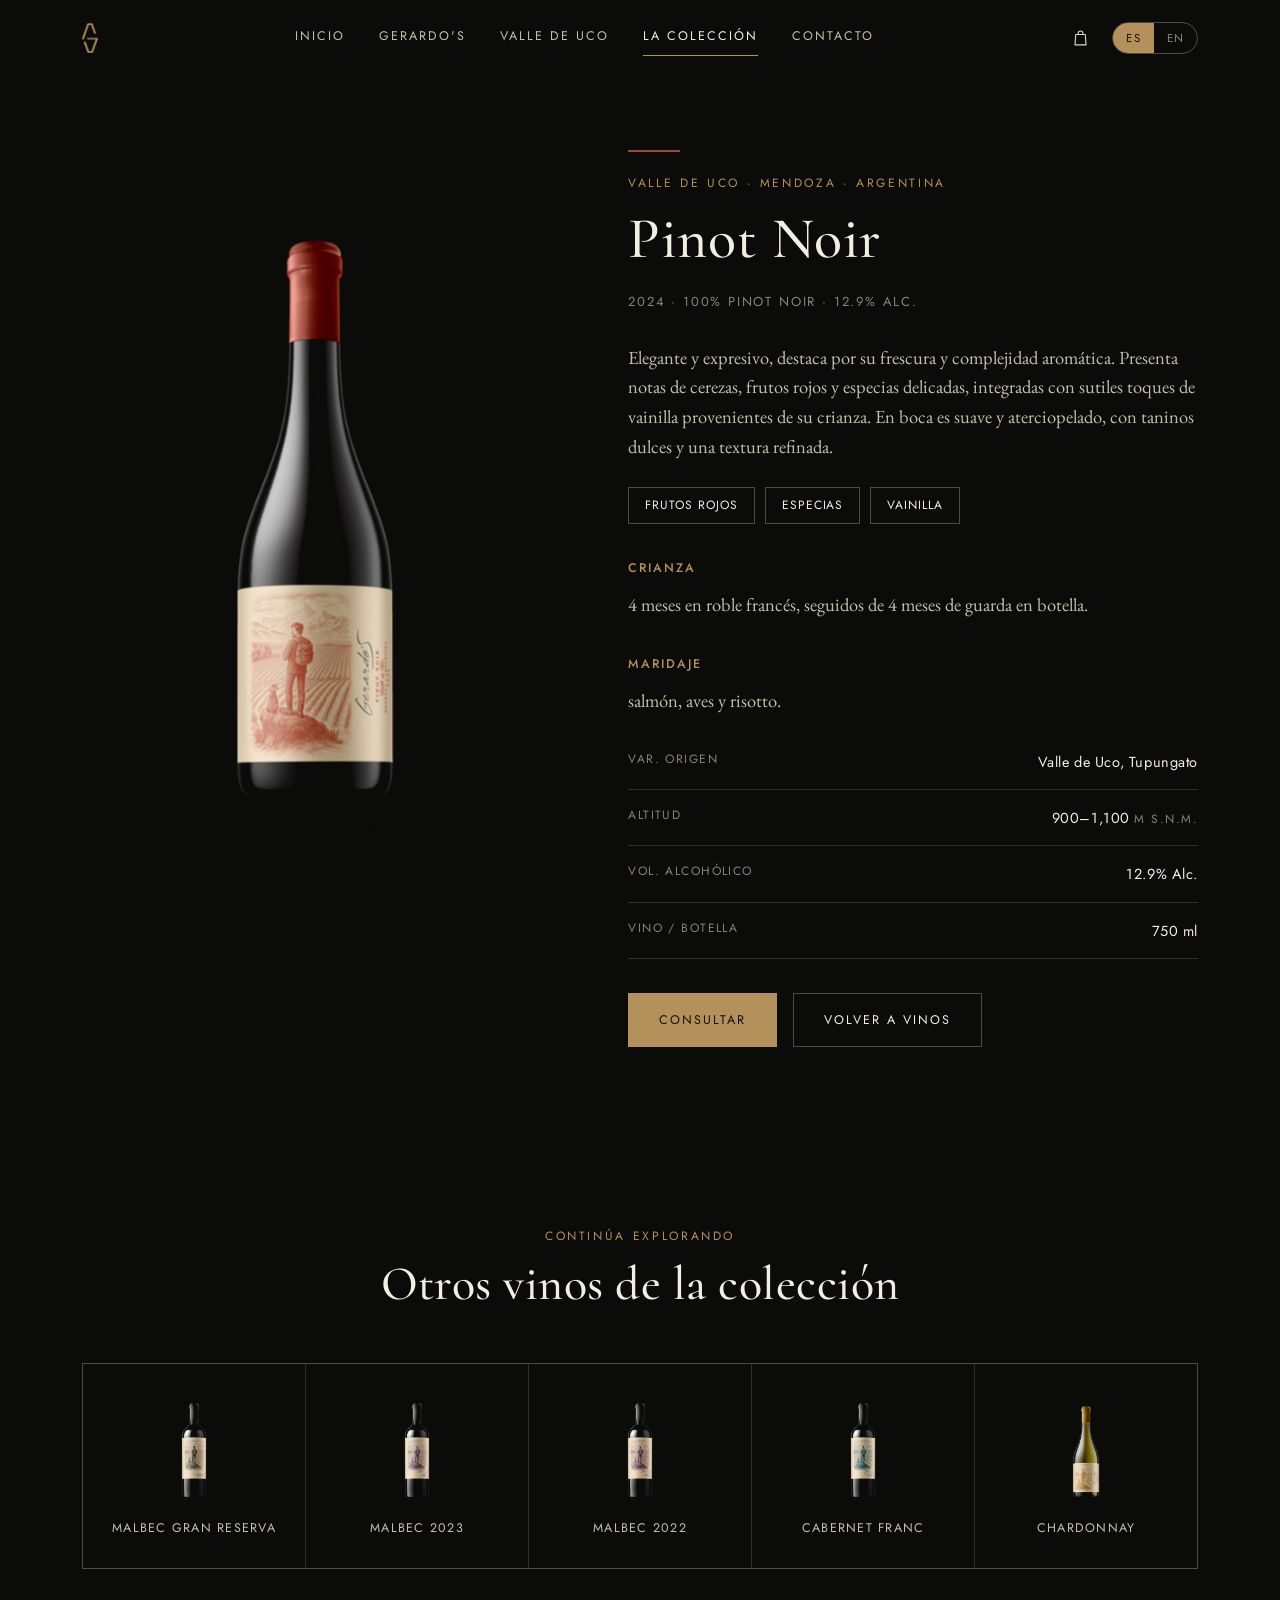
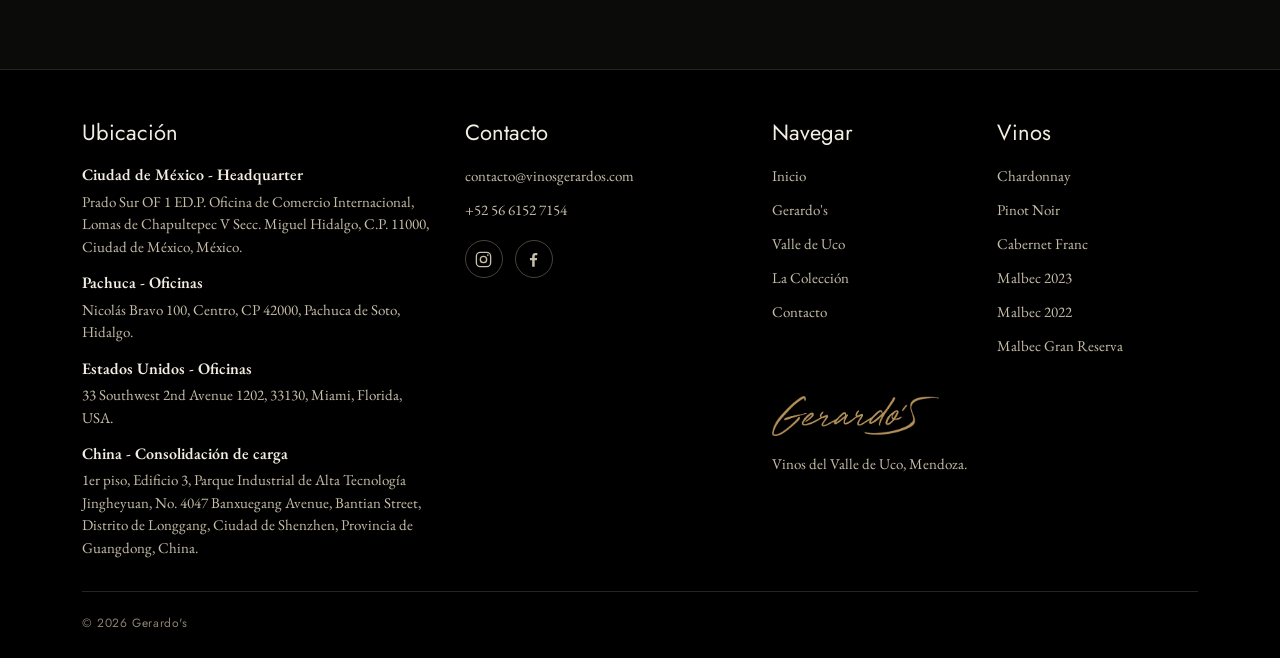
<file: pinot-noir.html>
<!DOCTYPE html>
<html lang="es" data-lang="es">
<head>
<meta charset="UTF-8">
<meta name="viewport" content="width=device-width, initial-scale=1.0">
<title data-title-es="Pinot Noir — Gerardo's" data-title-en="Pinot Noir — Gerardo's">Pinot Noir — Gerardo's</title>
<meta name="description" content="Pinot Noir 2024, Gerardo's — Valle de Uco, Mendoza, Argentina.">
<link rel="stylesheet" href="assets/css/style.css?v=20261025-footer-refined">
</head>
<body>

<header class="site-header">
  <div class="container">
    <a href="index.html" class="brand">
      <img src="assets/img/logo_mark_gold.png" alt="Gerardo's" class="brand-mark">
    </a>
    <nav class="primary">
      <a href="index.html" data-es>Inicio</a><a href="index.html" data-en>Home</a>
      <a href="historia.html" data-es>Gerardo's</a><a href="historia.html" data-en>Gerardo's</a>
      <a href="index.html#valle-de-uco" data-es>Valle de Uco</a><a href="index.html#valle-de-uco" data-en>Uco Valley</a>
      <a href="vinos.html" class="active" data-es>La Colecci&oacute;n</a><a href="vinos.html" class="active" data-en>The Collection</a>
      <a href="contacto.html" data-es>Contacto</a><a href="contacto.html" data-en>Contact</a>
    </nav>
    <div class="nav-right">
      <a class="nav-shop" href="pedido.html" aria-label="Shop / Tienda"><svg viewBox="0 0 24 24" aria-hidden="true"><path d="M6 7h12l1 13H5L6 7z"/><path d="M9 7V5.5a3 3 0 0 1 6 0V7"/></svg></a>
      <div class="lang-toggle">
        <button data-set="es">ES</button>
        <button data-set="en">EN</button>
      </div>
      <button class="menu-toggle" aria-label="Menu">&#9776;</button>
    </div>
  </div>
</header>

<section class="section-pad-sm" style="padding-top:150px;">
  <div class="container">
    <div class="wine-detail">
      <figure class="bottle-figure reveal">
        <img src="assets/img/bottle_pinot.jpg" alt="Pinot Noir 2024">
      </figure>
      <div class="reveal">
        <div class="wd-accent" style="background:var(--pinot);"></div>
        <div class="eyebrow">Valle de Uco &middot; Mendoza &middot; Argentina</div>
        <h1>Pinot Noir</h1>
        <div class="subtitle">2024 &middot; 100% Pinot Noir &middot; 12.9% Alc.</div>

        <p class="desc" data-es>Elegante y expresivo, destaca por su frescura y complejidad aromática. Presenta notas de cerezas, frutos rojos y especias delicadas, integradas con sutiles toques de vainilla provenientes de su crianza. En boca es suave y aterciopelado, con taninos dulces y una textura refinada.</p>
        <p class="desc" data-en>Elegant and expressive, with freshness and aromatic complexity at its core. The nose reveals cherry, ripe red fruit, and delicate spice, integrated with subtle vanilla from oak aging. On the palate, it is smooth and velvety, with supple tannins, refined texture, and a long, harmonious finish.</p>

        <div class="tasting-chips">
          <span data-es>Frutos Rojos</span><span data-en>Red Fruits</span>
          <span data-es>Especias</span><span data-en>Spice</span>
          <span data-es>Vainilla</span><span data-en>Vanilla</span>
        </div>

        <h4 class="block-label" data-es>Crianza</h4>
        <h4 class="block-label" data-en>Aging</h4>
        <p class="desc" data-es>4 meses en roble franc&eacute;s, seguidos de 4 meses de guarda en botella.</p>
        <p class="desc" data-en>4 months in French oak, followed by 4 months in bottle.</p>

        <h4 class="block-label" data-es>Maridaje</h4>
        <h4 class="block-label" data-en>Pairing</h4>
        <p class="desc" data-es>salm&oacute;n, aves y risotto.</p>
        <p class="desc" data-en>salmon, poultry, and risotto.</p>

        <div class="spec-row"><span data-es>Var. Origen</span><span data-en>Origin</span><span>Valle de Uco, Tupungato</span></div>
        <div class="spec-row"><span data-es>Altitud</span><span data-en>Altitude</span><span>900&ndash;1,100 <span data-es>m s.n.m.</span><span data-en>m a.s.l.</span></span></div>
        <div class="spec-row"><span data-es>Vol. Alcoh&oacute;lico</span><span data-en>Alcohol</span><span>12.9% Alc.</span></div>
        <div class="spec-row"><span data-es>Vino / Botella</span><span data-en>Format</span><span>750 ml</span></div>

        <div class="wd-actions">
          <a href="pedido.html" class="btn btn-gold"><span data-es>Consultar</span><span data-en>Inquire</span></a>
          <a href="vinos.html" class="btn"><span data-es>Volver a Vinos</span><span data-en>Back to Wines</span></a>
        </div>
      </div>
    </div>
  </div>
</section>

<section class="other-wines">
  <div class="container">
    <div class="section-head reveal" style="margin-bottom:40px;">
      <div class="eyebrow" data-es>Contin&uacute;a explorando</div>
      <div class="eyebrow" data-en>Keep exploring</div>
      <h2 data-es>Otros vinos de la colecci&oacute;n</h2>
      <h2 data-en>Discover other wines in the collection</h2>
    </div>
    <div class="strip reveal">
      <a href="malbec-gran-reserva.html"><img src="assets/img/bottle_granreserva.jpg" alt="Malbec Gran Reserva">Malbec Gran Reserva</a>
      <a href="malbec.html"><img src="assets/img/bottle_malbec.jpg" alt="Malbec 2023">Malbec 2023</a>
      <a href="malbec-2022.html"><img src="assets/img/bottle_malbec.jpg" alt="Malbec 2022">Malbec 2022</a>
      <a href="cabernet-franc.html"><img src="assets/img/bottle_cabfranc.jpg" alt="Cabernet Franc">Cabernet Franc</a>
      <a href="chardonnay.html"><img src="assets/img/bottle_chardonnay.jpg" alt="Chardonnay">Chardonnay</a>
    </div>
  </div>
</section>

<footer>
  <div class="container">
    <div class="footer-grid">
      <div>
        <div class="footer-brand"><img src="assets/img/logo_wordmark_gold.png" alt="Gerardo's"></div>
        <p data-es>Vinos del Valle de Uco, Mendoza.</p>
        <p data-en>Wines from the Uco Valley, Mendoza.</p>
      </div>
      <div>
        <h5 data-es>Navegar</h5><h5 data-en>Navigate</h5>
        <a href="index.html" data-es>Inicio</a><a href="index.html" data-en>Home</a>
        <a href="historia.html" data-es>Gerardo's</a><a href="historia.html" data-en>Gerardo's</a>
        <a href="index.html#valle-de-uco" data-es>Valle de Uco</a><a href="index.html#valle-de-uco" data-en>Uco Valley</a>
        <a href="vinos.html" data-es>La Colecci&oacute;n</a><a href="vinos.html" data-en>The Collection</a>
        <a href="contacto.html" data-es>Contacto</a><a href="contacto.html" data-en>Contact</a>
      </div>
      <div>
        <h5 data-es>Vinos</h5><h5 data-en>Wines</h5>
        <a href="chardonnay.html">Chardonnay</a>
        <a href="pinot-noir.html">Pinot Noir</a>
        <a href="cabernet-franc.html">Cabernet Franc</a>
        <a href="malbec.html">Malbec 2023</a>
        <a href="malbec-2022.html">Malbec 2022</a>
        <a href="malbec-gran-reserva.html">Malbec Gran Reserva</a>
      </div>
    </div>
    <div class="footer-contact-locations">
      <div class="footer-contact">
        <h5 data-es>Contacto</h5><h5 data-en>Contact</h5>
        <a href="mailto:contacto@vinosgerardos.com">contacto@vinosgerardos.com</a>
        <a href="tel:+525661527154">+52 56 6152 7154</a>
        <div class="footer-socials" aria-label="Redes sociales">
          <a href="https://www.instagram.com/vinosgerardos?rpxt=MWhxcWwzZWVhcnF2eA==" target="_blank" rel="noopener noreferrer" aria-label="Instagram">
            <svg viewBox="0 0 24 24" aria-hidden="true"><rect x="3" y="3" width="18" height="18" rx="5"></rect><circle cx="12" cy="12" r="4"></circle><circle class="social-icon-dot" cx="17.5" cy="6.5" r="1"></circle></svg>
          </a>
          <a href="https://www.facebook.com/share/1E5ZAqZrSp/" target="_blank" rel="noopener noreferrer" aria-label="Facebook">
            <svg viewBox="0 0 24 24" aria-hidden="true"><path d="M13.5 21v-8h2.7l.4-3h-3.1V8.1c0-.9.3-1.5 1.6-1.5h1.7V3.9c-.3 0-1.3-.1-2.4-.1-2.4 0-4.1 1.5-4.1 4.2V10H7.5v3h2.8v8h3.2z"></path></svg>
          </a>
        </div>
      </div>
    <section class="footer-locations" aria-label="Ubicación / Locations">
      <h5 data-es>Ubicación</h5><h5 data-en>Locations</h5>
      <div class="location-grid">
        <article class="location-card">
          <h6><span data-es>Ciudad de México - Headquarter</span><span data-en>Mexico City - Headquarters</span></h6>
          <address>Prado Sur OF 1 ED.P. Oficina de Comercio Internacional, Lomas de Chapultepec V Secc. Miguel Hidalgo, C.P. 11000, Ciudad de México, México.</address>
        </article>
        <article class="location-card">
          <h6><span data-es>Pachuca - Oficinas</span><span data-en>Pachuca - Offices</span></h6>
          <address>Nicolás Bravo 100, Centro, CP 42000, Pachuca de Soto, Hidalgo.</address>
        </article>
        <article class="location-card">
          <h6><span data-es>Estados Unidos - Oficinas</span><span data-en>United States - Offices</span></h6>
          <address>33 Southwest 2nd Avenue 1202, 33130, Miami, Florida, USA.</address>
        </article>
        <article class="location-card">
          <h6><span data-es>China - Consolidación de carga</span><span data-en>China - Cargo Consolidation</span></h6>
          <address>1er piso, Edificio 3, Parque Industrial de Alta Tecnología Jingheyuan, No. 4047 Banxuegang Avenue, Bantian Street, Distrito de Longgang, Ciudad de Shenzhen, Provincia de Guangdong, China.</address>
        </article>
      </div>
    </section>
    </div>
    <div class="footer-bottom">
      <span data-es>&copy; 2026 Gerardo's</span>
      <span data-en>&copy; 2026 Gerardo's</span>
    </div>
  </div>
</footer>

<script src="assets/js/main.js"></script>
</body>
</html>
</file>
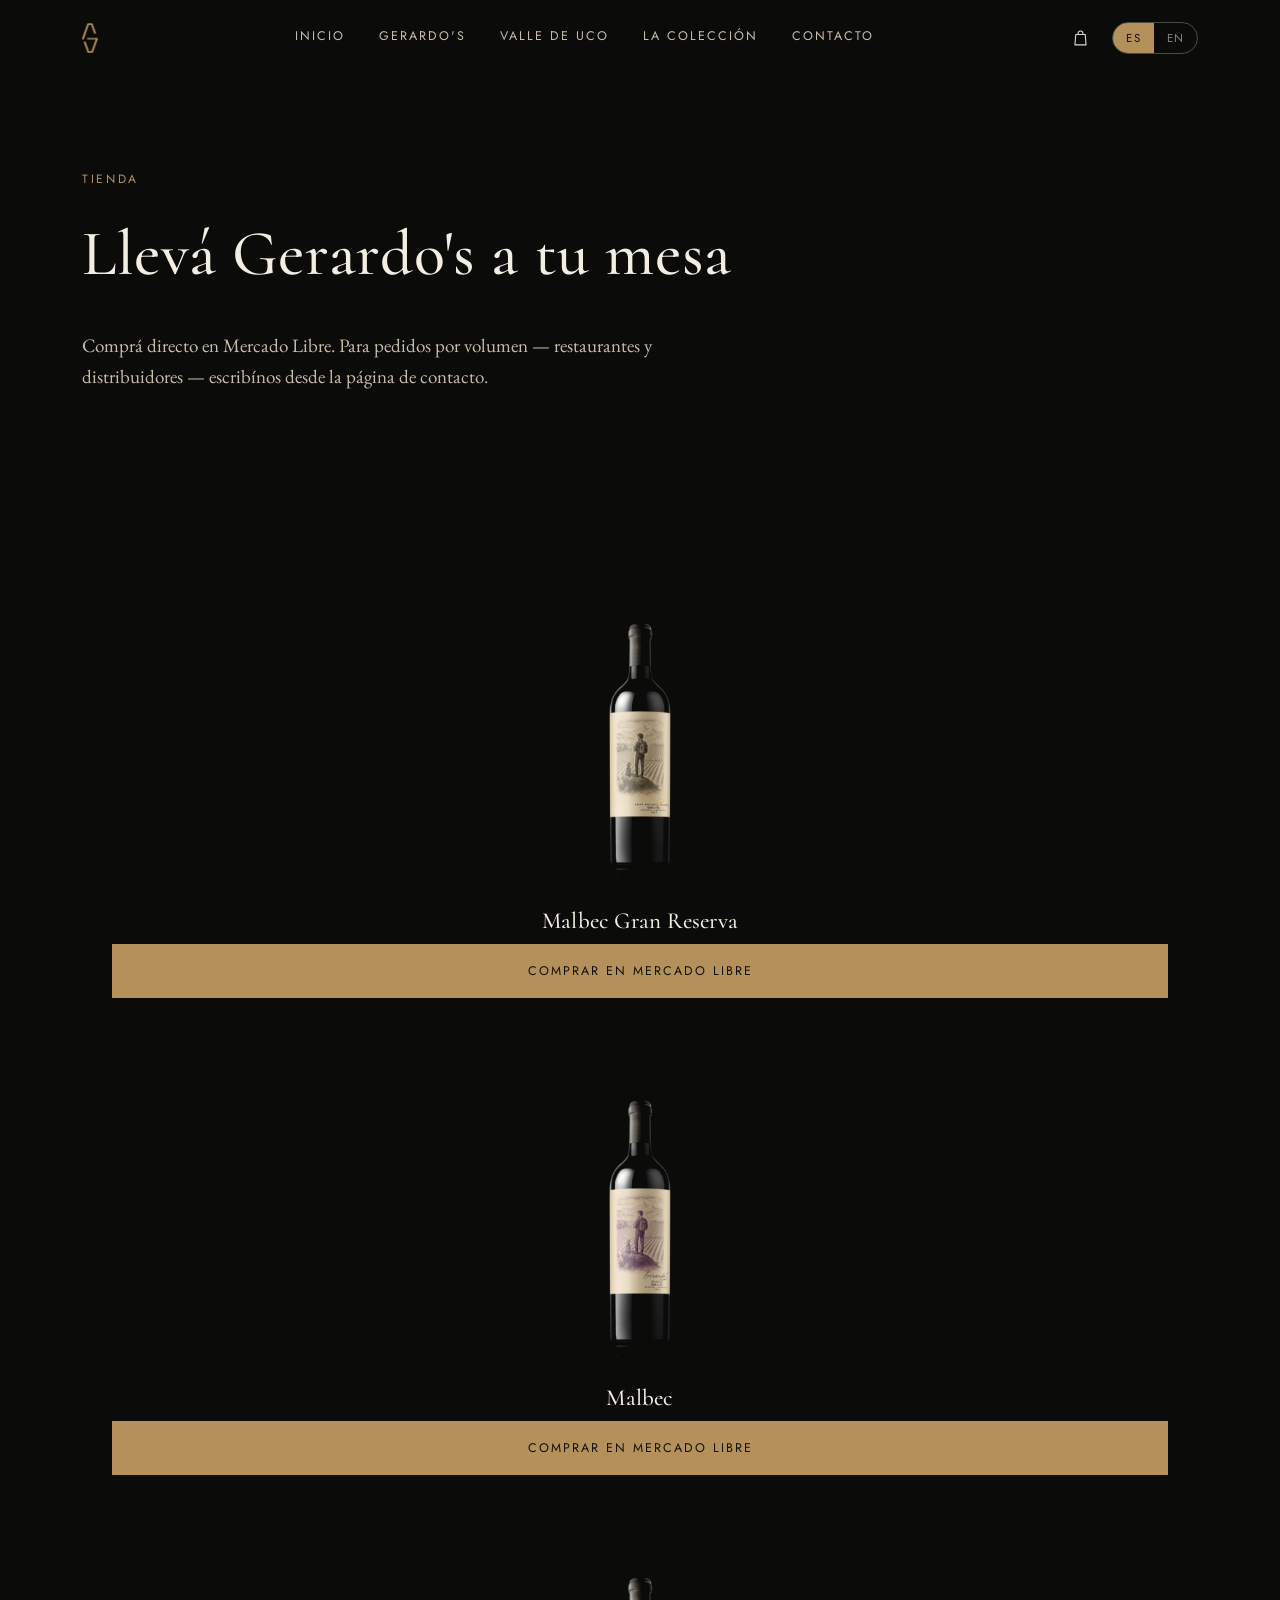
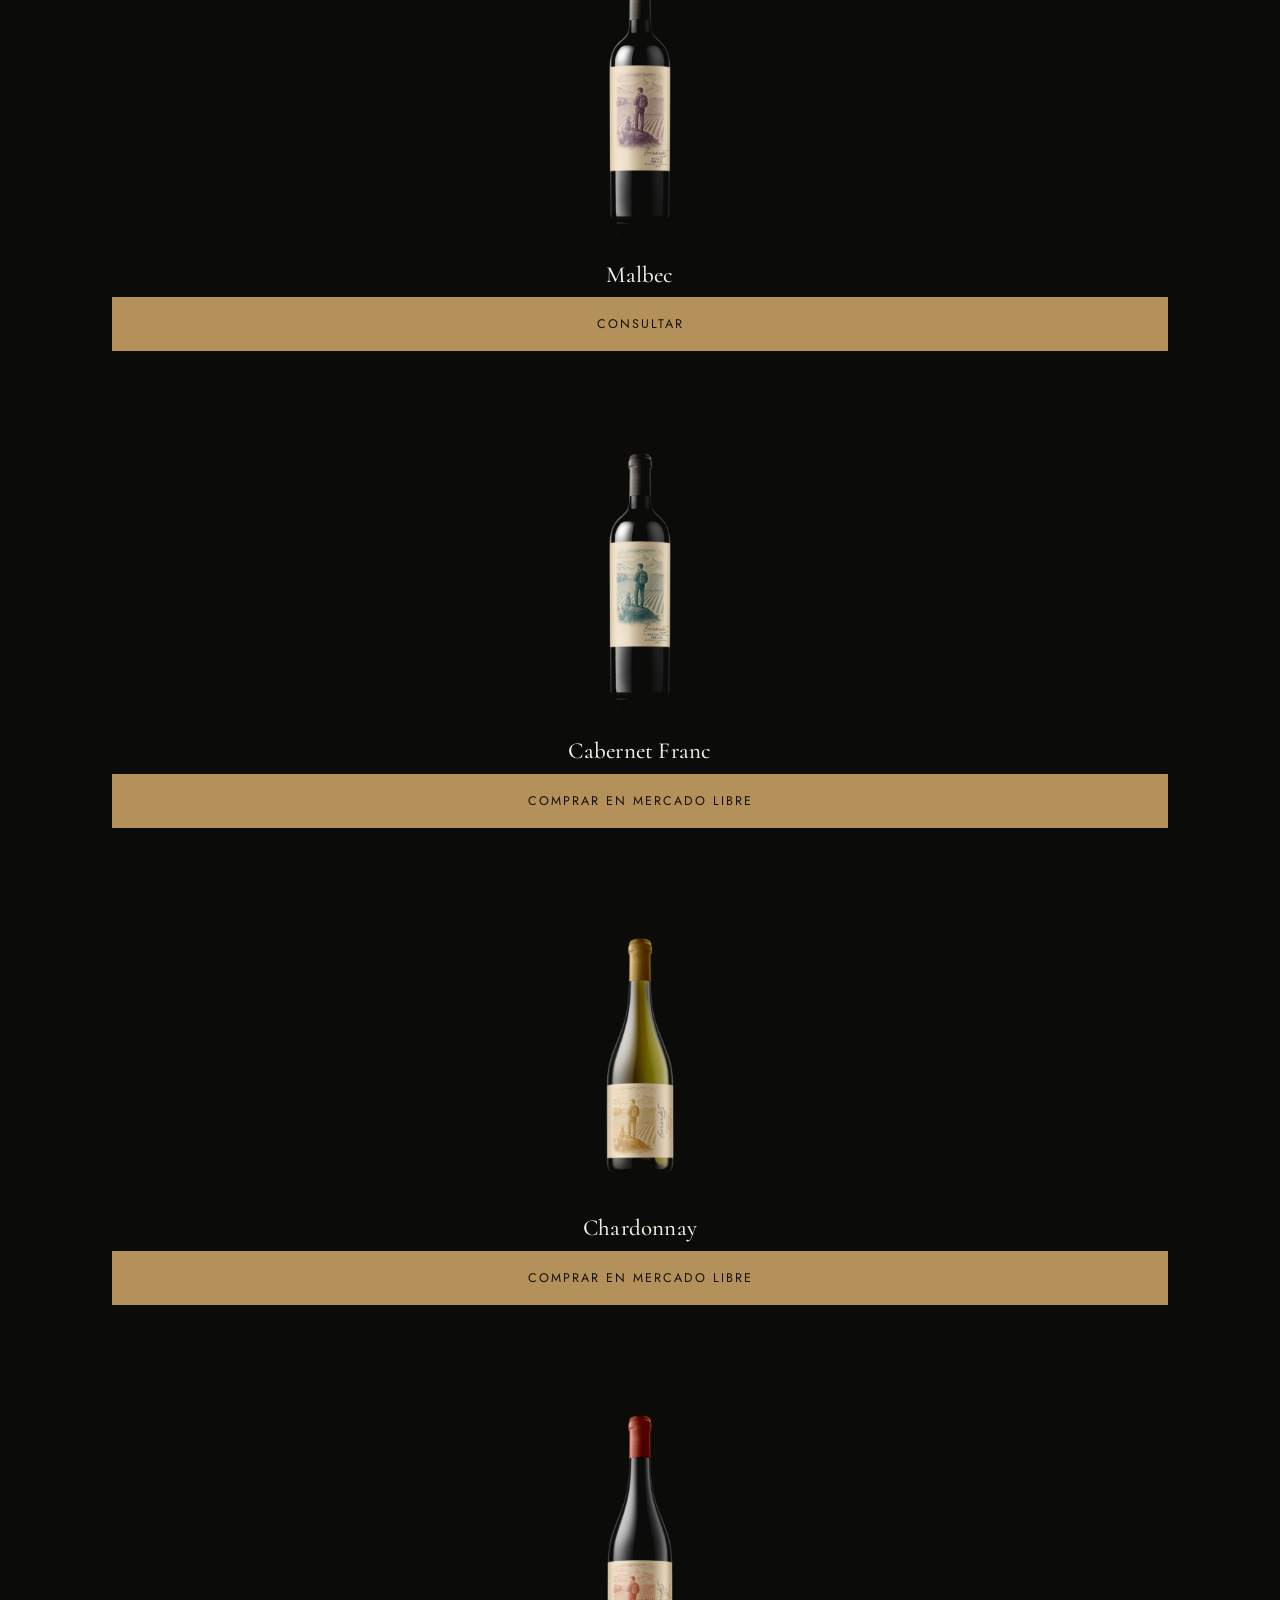
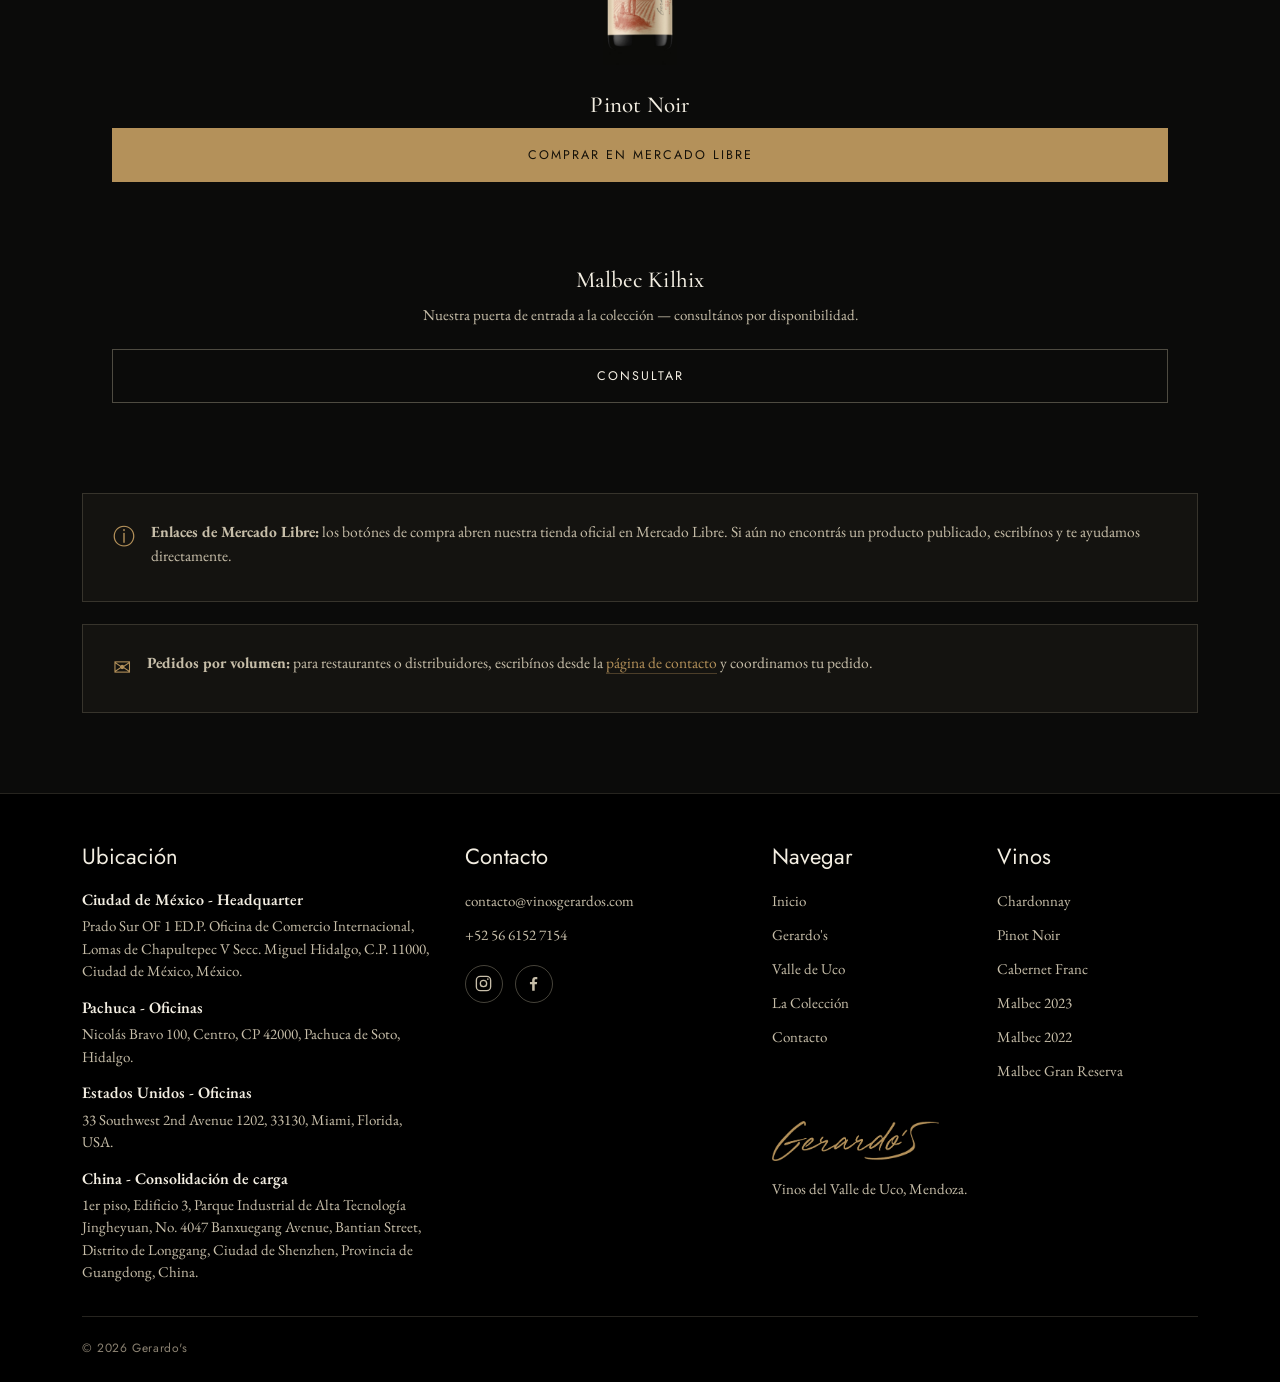
<file: tienda.html>
<!DOCTYPE html>
<html lang="es" data-lang="es">
<head>
<meta charset="UTF-8">
<meta name="viewport" content="width=device-width, initial-scale=1.0">
<title data-title-es="Tienda — Gerardo's" data-title-en="Shop — Gerardo's">Tienda — Gerardo's</title>
<meta name="description" content="Comprá los vinos Gerardo's en Mercado Libre o consultá por pedidos para restaurantes y distribuidores.">
<link rel="stylesheet" href="assets/css/style.css?v=20261025-footer-refined">
</head>
<body>

<header class="site-header">
  <div class="container">
    <a href="index.html" class="brand">
      <img src="assets/img/logo_mark_gold.png" alt="Gerardo's" class="brand-mark">
    </a>
    <nav class="primary">
      <a href="index.html" data-es>Inicio</a><a href="index.html" data-en>Home</a>
      <a href="historia.html" data-es>Gerardo's</a><a href="historia.html" data-en>Gerardo's</a>
      <a href="index.html#valle-de-uco" data-es>Valle de Uco</a><a href="index.html#valle-de-uco" data-en>Uco Valley</a>
      <a href="vinos.html" data-es>La Colecci&oacute;n</a><a href="vinos.html" data-en>The Collection</a>
      <a href="contacto.html" data-es>Contacto</a><a href="contacto.html" data-en>Contact</a>
    </nav>
    <div class="nav-right">
      <a class="nav-shop" href="pedido.html" aria-label="Shop / Tienda"><svg viewBox="0 0 24 24" aria-hidden="true"><path d="M6 7h12l1 13H5L6 7z"/><path d="M9 7V5.5a3 3 0 0 1 6 0V7"/></svg></a>
      <div class="lang-toggle">
        <button data-set="es">ES</button>
        <button data-set="en">EN</button>
      </div>
      <button class="menu-toggle" aria-label="Menu">&#9776;</button>
    </div>
  </div>
</header>

<section class="page-hero">
  <div class="container">
    <div class="eyebrow" data-es>Tienda</div>
    <div class="eyebrow" data-en>Shop</div>
    <h1 data-es>Llev&aacute; Gerardo's a tu mesa</h1>
    <h1 data-en>Bring Gerardo's to the table</h1>
    <p class="lede" data-es>Compr&aacute; directo en Mercado Libre. Para pedidos por volumen &mdash; restaurantes y distribuidores &mdash; escrib&iacute;nos desde la p&aacute;gina de contacto.</p>
    <p class="lede" data-en>Shop directly through Mercado Libre. For volume orders &mdash; restaurants and distributors &mdash; contact us through our contact page.</p>
  </div>
</section>

<section class="section-pad-sm">
  <div class="container">

    <div class="shop-grid reveal">

      <div class="shop-card" id="malbec-gran-reserva">
        <img src="assets/img/bottle_granreserva.jpg" alt="Malbec Gran Reserva">
        <h3>Malbec Gran Reserva</h3>
        <a href="https://listado.mercadolibre.com.ar/gerardos-malbec-gran-reserva" target="_blank" rel="noopener" class="btn btn-gold" style="width:100%;justify-content:center;">
          <span data-es>Comprar en Mercado Libre</span><span data-en>Buy on Mercado Libre</span>
        </a>
      </div>

      <div class="shop-card" id="malbec">
        <img src="assets/img/bottle_malbec.jpg" alt="Malbec">
        <h3>Malbec</h3>
        <a href="https://listado.mercadolibre.com.ar/gerardos-malbec" target="_blank" rel="noopener" class="btn btn-gold" style="width:100%;justify-content:center;">
          <span data-es>Comprar en Mercado Libre</span><span data-en>Buy on Mercado Libre</span>
        </a>
      </div>

      <div class="shop-card" id="malbec-2022">
        <img src="assets/img/bottle_malbec.jpg" alt="Malbec 2022">
        <h3>Malbec</h3>
        <a href="contacto.html" class="btn btn-gold" style="width:100%;justify-content:center;">
          <span data-es>Consultar</span><span data-en>Inquire</span>
        </a>
      </div>

      <div class="shop-card" id="cabernet-franc">
        <img src="assets/img/bottle_cabfranc.jpg" alt="Cabernet Franc">
        <h3>Cabernet Franc</h3>
        <a href="https://listado.mercadolibre.com.ar/gerardos-cabernet-franc" target="_blank" rel="noopener" class="btn btn-gold" style="width:100%;justify-content:center;">
          <span data-es>Comprar en Mercado Libre</span><span data-en>Buy on Mercado Libre</span>
        </a>
      </div>

      <div class="shop-card" id="chardonnay">
        <img src="assets/img/bottle_chardonnay.jpg" alt="Chardonnay">
        <h3>Chardonnay</h3>
        <a href="https://listado.mercadolibre.com.ar/gerardos-chardonnay" target="_blank" rel="noopener" class="btn btn-gold" style="width:100%;justify-content:center;">
          <span data-es>Comprar en Mercado Libre</span><span data-en>Buy on Mercado Libre</span>
        </a>
      </div>

      <div class="shop-card" id="pinot-noir">
        <img src="assets/img/bottle_pinot.jpg" alt="Pinot Noir">
        <h3>Pinot Noir</h3>
        <a href="https://listado.mercadolibre.com.ar/gerardos-pinot-noir" target="_blank" rel="noopener" class="btn btn-gold" style="width:100%;justify-content:center;">
          <span data-es>Comprar en Mercado Libre</span><span data-en>Buy on Mercado Libre</span>
        </a>
      </div>

      <div class="shop-card" style="display:flex;flex-direction:column;justify-content:center;">
        <h3 data-es>Malbec Kilhix</h3>
        <h3 data-en>Malbec Kilhix</h3>
        <p style="color:var(--mid);font-size:15px;margin-bottom:22px;" data-es>Nuestra puerta de entrada a la colecci&oacute;n &mdash; consult&aacute;nos por disponibilidad.</p>
        <p style="color:var(--mid);font-size:15px;margin-bottom:22px;" data-en>An introduction to the collection &mdash; contact us for availability.</p>
        <a href="contacto.html" class="btn" style="width:100%;justify-content:center;">
          <span data-es>Consultar</span><span data-en>Inquire</span>
        </a>
      </div>

    </div>

    <div class="meli-note reveal">
      <div class="mn-ic">&#9432;</div>
      <div>
        <p data-es style="margin-bottom:6px;"><strong>Enlaces de Mercado Libre:</strong> los bot&oacute;nes de compra abren nuestra tienda oficial en Mercado Libre. Si a&uacute;n no encontr&aacute;s un producto publicado, escrib&iacute;nos y te ayudamos directamente.</p>
        <p data-en style="margin-bottom:0;"><strong>Mercado Libre links:</strong> buy buttons open our official Mercado Libre store. If a wine is not yet listed, contact us and we'll be happy to help.</p>
      </div>
    </div>

    <div class="meli-note reveal" style="margin-top:22px;">
      <div class="mn-ic">&#9993;</div>
      <div>
        <p data-es style="margin-bottom:6px;"><strong>Pedidos por volumen:</strong> para restaurantes o distribuidores, escrib&iacute;nos desde la <a href="contacto.html" style="color:var(--gold);border-bottom:1px solid var(--gold-soft);">p&aacute;gina de contacto</a> y coordinamos tu pedido.</p>
        <p data-en style="margin-bottom:0;"><strong>Volume orders:</strong> restaurants and distributors can contact us through our <a href="contacto.html" style="color:var(--gold);border-bottom:1px solid var(--gold-soft);">contact page</a> to arrange an order.</p>
      </div>
    </div>

  </div>
</section>

<footer>
  <div class="container">
    <div class="footer-grid">
      <div>
        <div class="footer-brand"><img src="assets/img/logo_wordmark_gold.png" alt="Gerardo's"></div>
        <p data-es>Vinos del Valle de Uco, Mendoza.</p>
        <p data-en>Wines from the Uco Valley, Mendoza.</p>
      </div>
      <div>
        <h5 data-es>Navegar</h5><h5 data-en>Navigate</h5>
        <a href="index.html" data-es>Inicio</a><a href="index.html" data-en>Home</a>
        <a href="historia.html" data-es>Gerardo's</a><a href="historia.html" data-en>Gerardo's</a>
        <a href="index.html#valle-de-uco" data-es>Valle de Uco</a><a href="index.html#valle-de-uco" data-en>Uco Valley</a>
        <a href="vinos.html" data-es>La Colecci&oacute;n</a><a href="vinos.html" data-en>The Collection</a>
        <a href="contacto.html" data-es>Contacto</a><a href="contacto.html" data-en>Contact</a>
      </div>
      <div>
        <h5 data-es>Vinos</h5><h5 data-en>Wines</h5>
        <a href="chardonnay.html">Chardonnay</a>
        <a href="pinot-noir.html">Pinot Noir</a>
        <a href="cabernet-franc.html">Cabernet Franc</a>
        <a href="malbec.html">Malbec 2023</a>
        <a href="malbec-2022.html">Malbec 2022</a>
        <a href="malbec-gran-reserva.html">Malbec Gran Reserva</a>
      </div>
    </div>
    <div class="footer-contact-locations">
      <div class="footer-contact">
        <h5 data-es>Contacto</h5><h5 data-en>Contact</h5>
        <a href="mailto:contacto@vinosgerardos.com">contacto@vinosgerardos.com</a>
        <a href="tel:+525661527154">+52 56 6152 7154</a>
        <div class="footer-socials" aria-label="Redes sociales">
          <a href="https://www.instagram.com/vinosgerardos?rpxt=MWhxcWwzZWVhcnF2eA==" target="_blank" rel="noopener noreferrer" aria-label="Instagram">
            <svg viewBox="0 0 24 24" aria-hidden="true"><rect x="3" y="3" width="18" height="18" rx="5"></rect><circle cx="12" cy="12" r="4"></circle><circle class="social-icon-dot" cx="17.5" cy="6.5" r="1"></circle></svg>
          </a>
          <a href="https://www.facebook.com/share/1E5ZAqZrSp/" target="_blank" rel="noopener noreferrer" aria-label="Facebook">
            <svg viewBox="0 0 24 24" aria-hidden="true"><path d="M13.5 21v-8h2.7l.4-3h-3.1V8.1c0-.9.3-1.5 1.6-1.5h1.7V3.9c-.3 0-1.3-.1-2.4-.1-2.4 0-4.1 1.5-4.1 4.2V10H7.5v3h2.8v8h3.2z"></path></svg>
          </a>
        </div>
      </div>
    <section class="footer-locations" aria-label="Ubicación / Locations">
      <h5 data-es>Ubicación</h5><h5 data-en>Locations</h5>
      <div class="location-grid">
        <article class="location-card">
          <h6><span data-es>Ciudad de México - Headquarter</span><span data-en>Mexico City - Headquarters</span></h6>
          <address>Prado Sur OF 1 ED.P. Oficina de Comercio Internacional, Lomas de Chapultepec V Secc. Miguel Hidalgo, C.P. 11000, Ciudad de México, México.</address>
        </article>
        <article class="location-card">
          <h6><span data-es>Pachuca - Oficinas</span><span data-en>Pachuca - Offices</span></h6>
          <address>Nicolás Bravo 100, Centro, CP 42000, Pachuca de Soto, Hidalgo.</address>
        </article>
        <article class="location-card">
          <h6><span data-es>Estados Unidos - Oficinas</span><span data-en>United States - Offices</span></h6>
          <address>33 Southwest 2nd Avenue 1202, 33130, Miami, Florida, USA.</address>
        </article>
        <article class="location-card">
          <h6><span data-es>China - Consolidación de carga</span><span data-en>China - Cargo Consolidation</span></h6>
          <address>1er piso, Edificio 3, Parque Industrial de Alta Tecnología Jingheyuan, No. 4047 Banxuegang Avenue, Bantian Street, Distrito de Longgang, Ciudad de Shenzhen, Provincia de Guangdong, China.</address>
        </article>
      </div>
    </section>
    </div>
    <div class="footer-bottom">
      <span data-es>&copy; 2026 Gerardo's</span>
      <span data-en>&copy; 2026 Gerardo's</span>
    </div>
  </div>
</footer>

<script src="assets/js/main.js"></script>
</body>
</html>
</file>
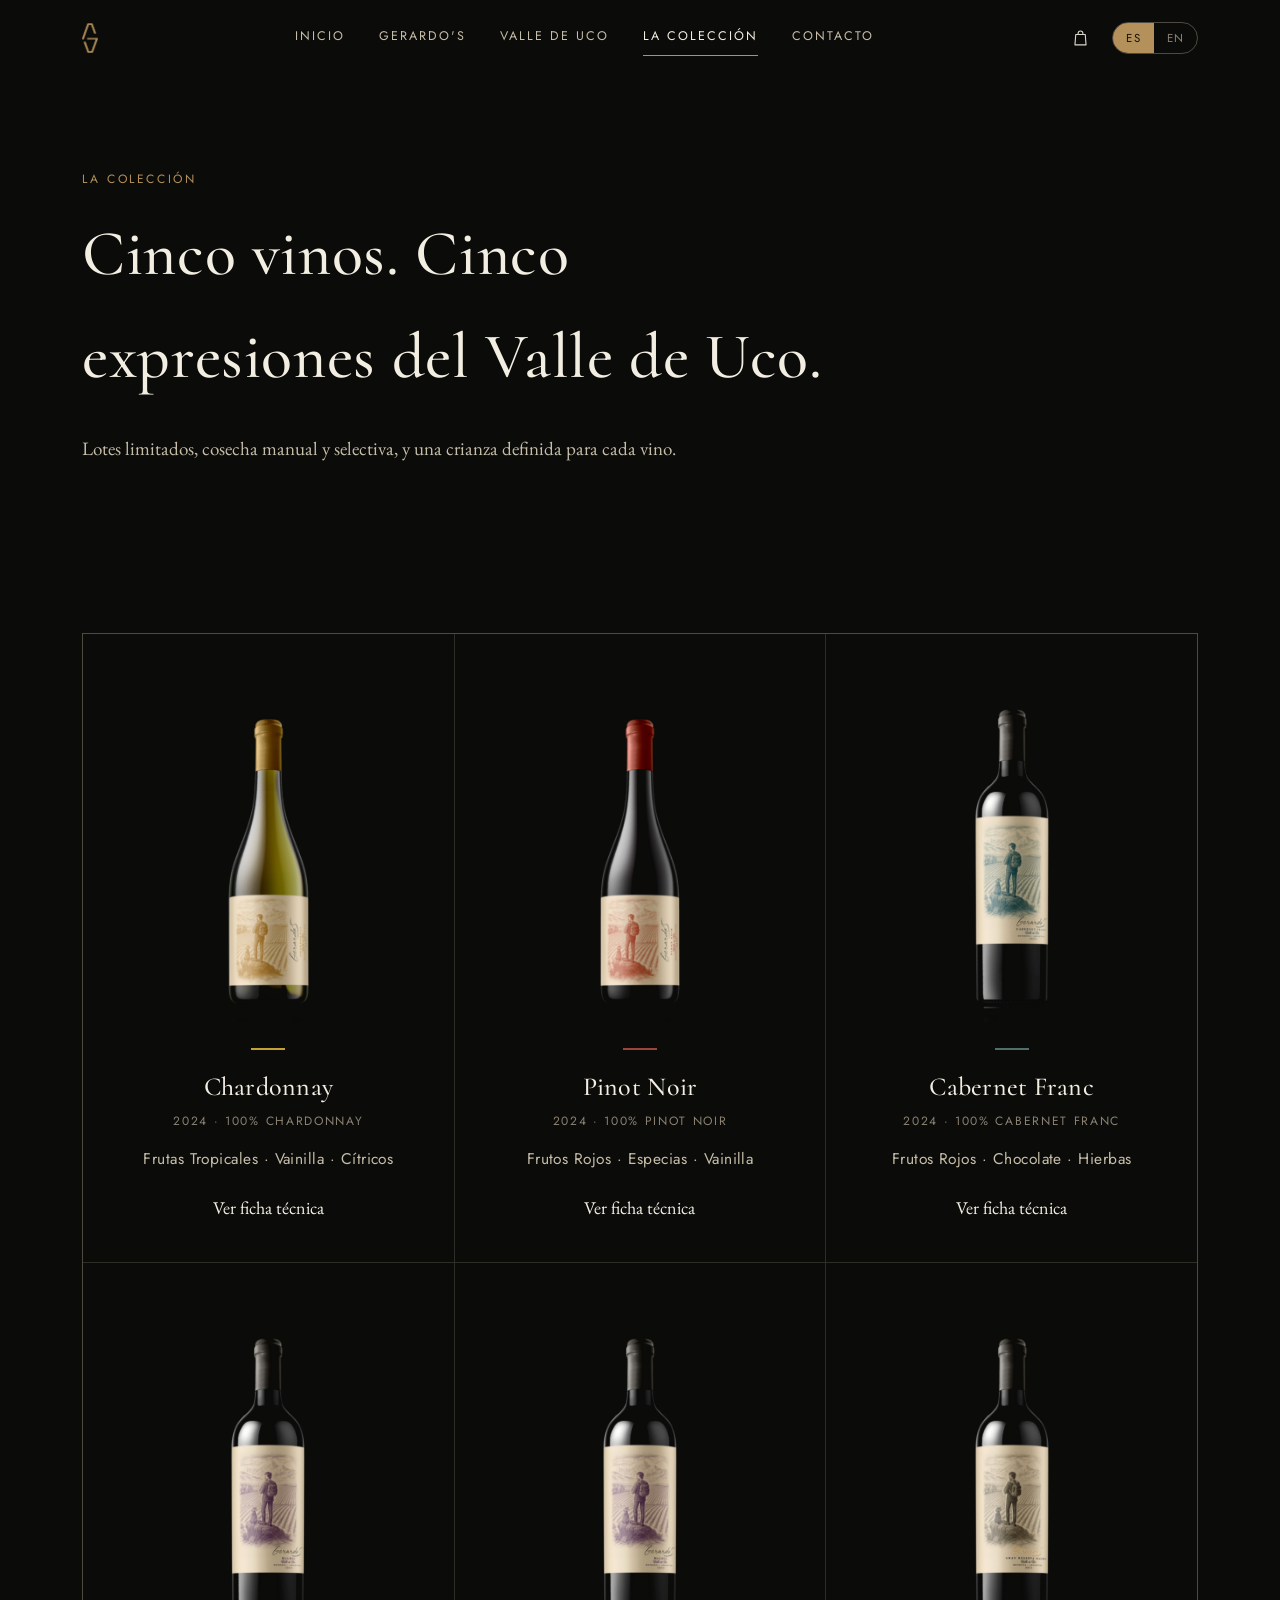
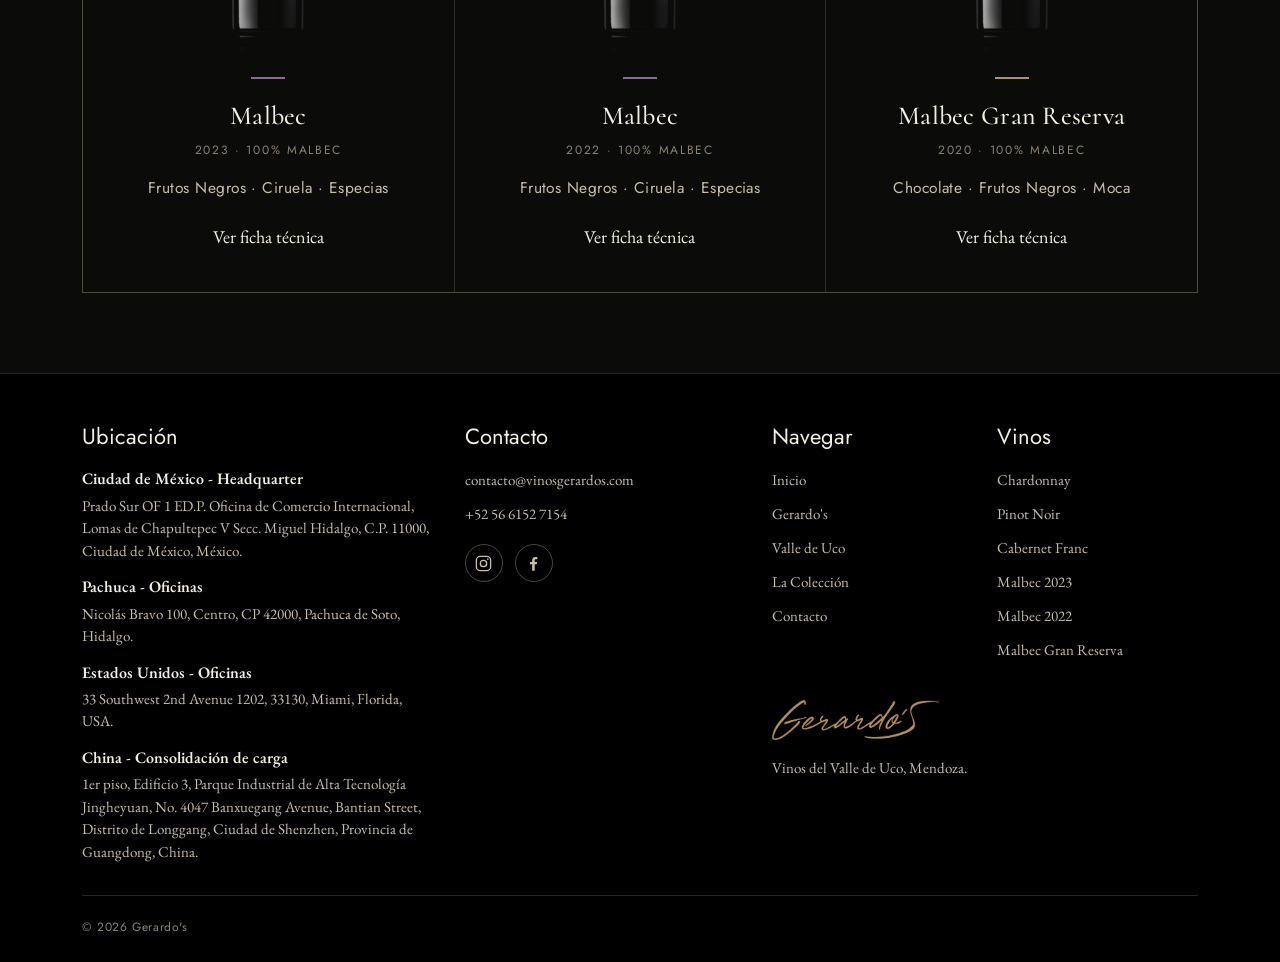
<file: vinos.html>
<!DOCTYPE html>
<html lang="es" data-lang="es">
<head>
<meta charset="UTF-8">
<meta name="viewport" content="width=device-width, initial-scale=1.0">
<title data-title-es="Vinos — Gerardo's" data-title-en="Wines — Gerardo's">Vinos — Gerardo's</title>
<meta name="description" content="Conoce la colección de vinos Gerardo's: Malbec Gran Reserva, Malbec, Cabernet Franc, Chardonnay y Pinot Noir del Valle de Uco.">
<link rel="stylesheet" href="assets/css/style.css?v=20261025-footer-refined">
</head>
<body>

<header class="site-header">
  <div class="container">
    <a href="index.html" class="brand">
      <img src="assets/img/logo_mark_gold.png" alt="Gerardo's" class="brand-mark">
    </a>
    <nav class="primary">
      <a href="index.html" data-es>Inicio</a><a href="index.html" data-en>Home</a>
      <a href="historia.html" data-es>Gerardo's</a><a href="historia.html" data-en>Gerardo's</a>
      <a href="index.html#valle-de-uco" data-es>Valle de Uco</a><a href="index.html#valle-de-uco" data-en>Uco Valley</a>
      <a href="vinos.html" class="active" data-es>La Colecci&oacute;n</a><a href="vinos.html" class="active" data-en>The Collection</a>
      <a href="contacto.html" data-es>Contacto</a><a href="contacto.html" data-en>Contact</a>
    </nav>
    <div class="nav-right">
      <a class="nav-shop" href="pedido.html" aria-label="Shop / Tienda"><svg viewBox="0 0 24 24" aria-hidden="true"><path d="M6 7h12l1 13H5L6 7z"/><path d="M9 7V5.5a3 3 0 0 1 6 0V7"/></svg></a>
      <div class="lang-toggle">
        <button data-set="es">ES</button>
        <button data-set="en">EN</button>
      </div>
      <button class="menu-toggle" aria-label="Menu">&#9776;</button>
    </div>
  </div>
</header>

<section class="page-hero">
  <div class="container">
    <div class="eyebrow" data-es>La Colecci&oacute;n</div>
    <div class="eyebrow" data-en>The Collection</div>
    <h1 data-es>Cinco vinos. Cinco expresiones del Valle de Uco.</h1>
    <h1 data-en>Five wines. Five expressions of the Uco Valley.</h1>
    <p class="lede" data-es>Lotes limitados, cosecha manual y selectiva, y una crianza definida para cada vino.</p>
    <p class="lede" data-en>Limited lots, grapes harvested and selected by hand, and an individual approach to aging.</p>
  </div>
</section>

<section class="section-pad-sm">
  <div class="container">
    <div class="wine-grid reveal">
      <a href="chardonnay.html" class="wine-card">
        <img src="assets/img/bottle_chardonnay.jpg" alt="Chardonnay">
        <div class="accent" style="background:var(--chardonnay);"></div>
        <h3>Chardonnay</h3>
        <div class="vintage">2024 &middot; 100% Chardonnay</div>
        <p class="notes" data-es>Frutas Tropicales &middot; Vainilla &middot; C&iacute;tricos</p>
        <p class="notes" data-en>Tropical Fruits &middot; Vanilla &middot; Citrus</p>
        <span class="link" data-es>Ver ficha t&eacute;cnica</span><span class="link" data-en>View wine details</span>
      </a>
      <a href="pinot-noir.html" class="wine-card">
        <img src="assets/img/bottle_pinot.jpg" alt="Pinot Noir">
        <div class="accent" style="background:var(--pinot);"></div>
        <h3>Pinot Noir</h3>
        <div class="vintage">2024 &middot; 100% Pinot Noir</div>
        <p class="notes" data-es>Frutos Rojos &middot; Especias &middot; Vainilla</p>
        <p class="notes" data-en>Red Fruits &middot; Spice &middot; Vanilla</p>
        <span class="link" data-es>Ver ficha t&eacute;cnica</span><span class="link" data-en>View wine details</span>
      </a>
      <a href="cabernet-franc.html" class="wine-card">
        <img src="assets/img/bottle_cabfranc.jpg" alt="Cabernet Franc">
        <div class="accent" style="background:var(--cabfranc);"></div>
        <h3>Cabernet Franc</h3>
        <div class="vintage">2024 &middot; 100% Cabernet Franc</div>
        <p class="notes" data-es>Frutos Rojos &middot; Chocolate &middot; Hierbas</p>
        <p class="notes" data-en>Red Fruits &middot; Chocolate &middot; Herbs</p>
        <span class="link" data-es>Ver ficha t&eacute;cnica</span><span class="link" data-en>View wine details</span>
      </a>
      <a href="malbec.html" class="wine-card">
        <img src="assets/img/bottle_malbec.jpg" alt="Malbec">
        <div class="accent" style="background:var(--malbec);"></div>
        <h3>Malbec</h3>
        <div class="vintage">2023 &middot; 100% Malbec</div>
        <p class="notes" data-es>Frutos Negros &middot; Ciruela &middot; Especias</p>
        <p class="notes" data-en>Dark Fruit &middot; Plum &middot; Spice</p>
        <span class="link" data-es>Ver ficha t&eacute;cnica</span><span class="link" data-en>View wine details</span>
      </a>
      <a href="malbec-2022.html" class="wine-card">
        <img src="assets/img/bottle_malbec.jpg" alt="Malbec 2022">
        <div class="accent" style="background:var(--malbec);"></div>
        <h3>Malbec</h3>
        <div class="vintage">2022 &middot; 100% Malbec</div>
        <p class="notes" data-es>Frutos Negros &middot; Ciruela &middot; Especias</p>
        <p class="notes" data-en>Dark Fruit &middot; Plum &middot; Spice</p>
        <span class="link" data-es>Ver ficha t&eacute;cnica</span><span class="link" data-en>View wine details</span>
      </a>
      <a href="malbec-gran-reserva.html" class="wine-card">
        <img src="assets/img/bottle_granreserva.jpg" alt="Malbec Gran Reserva">
        <div class="accent" style="background:var(--granreserva);"></div>
        <h3>Malbec Gran Reserva</h3>
        <div class="vintage">2020 &middot; 100% Malbec</div>
        <p class="notes" data-es>Chocolate &middot; Frutos Negros &middot; Moca</p>
        <p class="notes" data-en>Chocolate &middot; Dark Fruit &middot; Mocha</p>
        <span class="link" data-es>Ver ficha t&eacute;cnica</span><span class="link" data-en>View wine details</span>
      </a>
    </div>
  </div>
</section>

<footer>
  <div class="container">
    <div class="footer-grid">
      <div>
        <div class="footer-brand"><img src="assets/img/logo_wordmark_gold.png" alt="Gerardo's"></div>
        <p data-es>Vinos del Valle de Uco, Mendoza.</p>
        <p data-en>Wines from the Uco Valley, Mendoza.</p>
      </div>
      <div>
        <h5 data-es>Navegar</h5><h5 data-en>Navigate</h5>
        <a href="index.html" data-es>Inicio</a><a href="index.html" data-en>Home</a>
        <a href="historia.html" data-es>Gerardo's</a><a href="historia.html" data-en>Gerardo's</a>
        <a href="index.html#valle-de-uco" data-es>Valle de Uco</a><a href="index.html#valle-de-uco" data-en>Uco Valley</a>
        <a href="vinos.html" data-es>La Colecci&oacute;n</a><a href="vinos.html" data-en>The Collection</a>
        <a href="contacto.html" data-es>Contacto</a><a href="contacto.html" data-en>Contact</a>
      </div>
      <div>
        <h5 data-es>Vinos</h5><h5 data-en>Wines</h5>
        <a href="chardonnay.html">Chardonnay</a>
        <a href="pinot-noir.html">Pinot Noir</a>
        <a href="cabernet-franc.html">Cabernet Franc</a>
        <a href="malbec.html">Malbec 2023</a>
        <a href="malbec-2022.html">Malbec 2022</a>
        <a href="malbec-gran-reserva.html">Malbec Gran Reserva</a>
      </div>
    </div>
    <div class="footer-contact-locations">
      <div class="footer-contact">
        <h5 data-es>Contacto</h5><h5 data-en>Contact</h5>
        <a href="mailto:contacto@vinosgerardos.com">contacto@vinosgerardos.com</a>
        <a href="tel:+525661527154">+52 56 6152 7154</a>
        <div class="footer-socials" aria-label="Redes sociales">
          <a href="https://www.instagram.com/vinosgerardos?rpxt=MWhxcWwzZWVhcnF2eA==" target="_blank" rel="noopener noreferrer" aria-label="Instagram">
            <svg viewBox="0 0 24 24" aria-hidden="true"><rect x="3" y="3" width="18" height="18" rx="5"></rect><circle cx="12" cy="12" r="4"></circle><circle class="social-icon-dot" cx="17.5" cy="6.5" r="1"></circle></svg>
          </a>
          <a href="https://www.facebook.com/share/1E5ZAqZrSp/" target="_blank" rel="noopener noreferrer" aria-label="Facebook">
            <svg viewBox="0 0 24 24" aria-hidden="true"><path d="M13.5 21v-8h2.7l.4-3h-3.1V8.1c0-.9.3-1.5 1.6-1.5h1.7V3.9c-.3 0-1.3-.1-2.4-.1-2.4 0-4.1 1.5-4.1 4.2V10H7.5v3h2.8v8h3.2z"></path></svg>
          </a>
        </div>
      </div>
    <section class="footer-locations" aria-label="Ubicación / Locations">
      <h5 data-es>Ubicación</h5><h5 data-en>Locations</h5>
      <div class="location-grid">
        <article class="location-card">
          <h6><span data-es>Ciudad de México - Headquarter</span><span data-en>Mexico City - Headquarters</span></h6>
          <address>Prado Sur OF 1 ED.P. Oficina de Comercio Internacional, Lomas de Chapultepec V Secc. Miguel Hidalgo, C.P. 11000, Ciudad de México, México.</address>
        </article>
        <article class="location-card">
          <h6><span data-es>Pachuca - Oficinas</span><span data-en>Pachuca - Offices</span></h6>
          <address>Nicolás Bravo 100, Centro, CP 42000, Pachuca de Soto, Hidalgo.</address>
        </article>
        <article class="location-card">
          <h6><span data-es>Estados Unidos - Oficinas</span><span data-en>United States - Offices</span></h6>
          <address>33 Southwest 2nd Avenue 1202, 33130, Miami, Florida, USA.</address>
        </article>
        <article class="location-card">
          <h6><span data-es>China - Consolidación de carga</span><span data-en>China - Cargo Consolidation</span></h6>
          <address>1er piso, Edificio 3, Parque Industrial de Alta Tecnología Jingheyuan, No. 4047 Banxuegang Avenue, Bantian Street, Distrito de Longgang, Ciudad de Shenzhen, Provincia de Guangdong, China.</address>
        </article>
      </div>
    </section>
    </div>
    <div class="footer-bottom">
      <span data-es>&copy; 2026 Gerardo's</span>
      <span data-en>&copy; 2026 Gerardo's</span>
    </div>
  </div>
</footer>

<script src="assets/js/main.js"></script>
</body>
</html>
</file>
<file: assets/css/style.css>
/* ============================================================
   GERARDO'S — stylesheet
   Tokens
   Background   #0B0B0A  (warm near-black)
   Panel        #141310  (raised panel / cards)
   Line         rgba(232,220,192,.16)
   Cream label  #E9DEC2
   Text hi      #F3EEE2
   Text mid     #C7BEA9
   Text low     #8B8272
   Gold accent  #B4915A
   Varietal accents:
     malbec      #8A6C93
     cabfranc    #4F6F6C
     granreserva #8C8672
     pinot       #9B4638
     chardonnay  #C7A233
   ============================================================ */

@import url('https://fonts.googleapis.com/css2?family=Cormorant:ital,wght@0,300;0,400;0,500;0,600;1,400&family=Cormorant+SC:wght@500;600&family=EB+Garamond:ital,wght@0,400;0,500;1,400&family=Jost:wght@300;400;500&display=swap');

:root{
  --bg:#0B0B0A;
  --panel:#141310;
  --panel-2:#1B1914;
  --line: rgba(232,220,192,.16);
  --line-strong: rgba(232,220,192,.30);
  --cream:#E9DEC2;
  --hi:#F3EEE2;
  --mid:#C7BEA9;
  --low:#8B8272;
  --gold:#B4915A;
  --gold-soft: rgba(180,145,90,.35);

  --malbec:#8A6C93;
  --cabfranc:#4F6F6C;
  --granreserva:#B4915A;
  --pinot:#9B4638;
  --chardonnay:#C7A233;

  --display: 'Cormorant', serif;
  --display-sc: 'Cormorant SC', serif;
  --body: 'EB Garamond', serif;
  --utility: 'Jost', sans-serif;

  --maxw: 1180px;
}

*{box-sizing:border-box;}
html{scroll-behavior:smooth;overflow-x:hidden;width:100%;}
body{
  margin:0;
  background:var(--bg);
  color:var(--hi);
  font-family:var(--body);
  font-size:18px;
  line-height:1.6;
  -webkit-font-smoothing:antialiased;
  overflow-x:hidden;
  width:100%;
  position:relative;
}
img{max-width:100%;display:block;}
a{color:inherit;text-decoration:none;}
h1,h2,h3,h4{
  font-family:var(--display);
  font-weight:500;
  margin:0 0 .4em;
  letter-spacing:.01em;
}
p{margin:0 0 1em;}
.container{max-width:var(--maxw);margin:0 auto;padding:0 32px;}

/* ---------- language toggling ---------- */
[data-en]{display:none !important;}
html[data-lang="en"] [data-es]{display:none !important;}
html[data-lang="en"] p[data-en],
html[data-lang="en"] div[data-en],
html[data-lang="en"] h1[data-en],
html[data-lang="en"] h2[data-en],
html[data-lang="en"] h3[data-en],
html[data-lang="en"] h4[data-en],
html[data-lang="en"] h5[data-en],
html[data-lang="en"] blockquote[data-en],
html[data-lang="en"] figcaption[data-en],
html[data-lang="en"] li[data-en]{display:block !important;}
html[data-lang="en"] span[data-en],
html[data-lang="en"] a[data-en],
html[data-lang="en"] cite[data-en],
html[data-lang="en"] label[data-en],
html[data-lang="en"] strong[data-en]{display:inline !important;}
html[data-lang="en"] td[data-en],
html[data-lang="en"] th[data-en]{display:table-cell !important;}
html[data-lang="en"] .footer-grid a[data-en]{display:block !important;}

/* ---------- utility ---------- */
.eyebrow{
  font-family:var(--utility);
  text-transform:uppercase;
  letter-spacing:.22em;
  font-size:12px;
  color:var(--gold);
  font-weight:400;
}
.hairline{height:1px;background:var(--line);border:0;margin:28px 0;}
.gold-line{height:1px;background:linear-gradient(90deg,transparent,var(--gold-soft),transparent);border:0;}
.center{text-align:center;}
.btn{
  display:inline-flex;align-items:center;gap:10px;
  font-family:var(--utility);
  text-transform:uppercase;
  letter-spacing:.16em;
  font-size:12.5px;
  padding:16px 30px;
  border:1px solid var(--line-strong);
  color:var(--hi);
  transition:all .35s ease;
  white-space:nowrap;
}
.btn:hover{border-color:var(--gold);color:var(--gold);}
.btn-gold{
  background:var(--gold);
  border-color:var(--gold);
  color:#151109;
}
.btn-gold:hover{background:transparent;color:var(--gold);}
.mark{width:16px;height:auto;opacity:.8;}

/* ---------- nav ---------- */
.site-header{
  position:fixed;top:0;left:0;right:0;z-index:100;
  padding:22px 0;
  transition:background .4s ease, padding .4s ease, border-color .4s ease;
  border-bottom:1px solid transparent;
}
.site-header.solid{
  background:rgba(11,11,10,.92);
  backdrop-filter: blur(10px);
  padding:14px 0;
  border-bottom:1px solid var(--line);
}
.site-header .container{display:flex;align-items:center;justify-content:space-between;gap:24px;}
.brand{display:flex;align-items:center;gap:12px;}
.brand img{height:30px;width:auto;}
.brand .wordmark{height:30px;}
.nav-mark{height:26px;width:auto;opacity:.95;margin-left:10px;}
.brand-mark{height:28px;width:auto;opacity:.95;}
nav.primary{display:flex;align-items:center;gap:34px;}
nav.primary a{
  font-family:var(--utility);
  font-size:12.5px;
  text-transform:uppercase;
  letter-spacing:.16em;
  color:var(--mid);
  position:relative;
  padding-bottom:4px;
}
nav.primary a:hover, nav.primary a.active{color:var(--hi);}
nav.primary a.active::after{
  content:"";position:absolute;left:0;right:0;bottom:-6px;height:1px;background:var(--gold);
}
.nav-right{display:flex;align-items:center;gap:22px;}
.lang-toggle{
  display:flex;align-items:center;font-family:var(--utility);
  font-size:11.5px;letter-spacing:.1em;color:var(--low);border:1px solid var(--line-strong);
  border-radius:20px;overflow:hidden;
}
.lang-toggle button{
  background:none;border:0;color:var(--low);padding:7px 13px;cursor:pointer;font-family:var(--utility);
  font-size:11.5px;letter-spacing:.1em;transition:all .3s;
}
.lang-toggle button.active{background:var(--gold);color:#151109;}
.menu-toggle{display:none;background:none;border:0;color:var(--hi);font-size:22px;cursor:pointer;}

@media (max-width:920px){
  nav.primary{
    position:fixed;top:0;right:0;height:100vh;width:78vw;max-width:340px;
    background:#0e0d0b;border-left:1px solid var(--line);
    flex-direction:column;align-items:flex-start;justify-content:center;gap:28px;
    padding:40px;transform:translateX(100%);transition:transform .45s ease;
  }
  nav.primary.open{transform:translateX(0);}
  .menu-toggle{display:block;}
}

/* ---------- hero ---------- */
.hero{
  position:relative;min-height:100vh;display:flex;align-items:flex-end;
  overflow:hidden;background:#000;
}
.story-flow{display:flex;gap:40px;align-items:flex-start;}
.story-flow .story-mark{height:56px;width:auto;flex-shrink:0;margin-top:6px;opacity:.9;}
@media (max-width:640px){.story-flow{flex-direction:column;gap:20px;}.story-flow .story-mark{height:40px;}}
.hero img.hero-bg{
  position:absolute;inset:0;width:100%;height:100%;object-fit:cover;object-position:60% center;
  opacity:.88;
}
@media (max-width:760px){
  .hero img.hero-bg{object-position:45% center;}
  .hero .container{padding-left:26px;padding-right:26px;}
}
.hero::after{
  content:"";position:absolute;inset:0;
  background:linear-gradient(180deg, rgba(6,6,5,.55) 0%, rgba(6,6,5,.15) 35%, rgba(6,6,5,.55) 70%, rgba(6,6,5,.96) 100%);
}
.hero-content{position:relative;z-index:2;padding-bottom:100px;width:100%;}
.hero-content .eyebrow{margin-bottom:18px;}
.hero-content h1{
  font-size:clamp(46px,7vw,92px);
  font-weight:400;
  color:var(--hi);
  max-width:820px;
  line-height:1.04;
}
.hero-content h1 .h1-lead{
  font-size:0.5em;
  display:inline-block;
  line-height:1.2;
}
.hero-content .lede{
  font-family:var(--body);font-style:italic;color:var(--mid);font-size:20px;max-width:480px;margin-top:18px;
}
.hero-actions{display:flex;gap:16px;margin-top:38px;flex-wrap:wrap;}
.scroll-cue{
  position:absolute;bottom:34px;left:50%;transform:translateX(-50%);z-index:2;
  writing-mode:vertical-rl;font-family:var(--utility);font-size:11px;letter-spacing:.3em;color:var(--mid);
  display:flex;align-items:center;gap:10px;text-transform:uppercase;
}
.scroll-cue::after{content:"";width:1px;height:40px;background:var(--gold);display:block;}
@media (max-width:760px){.scroll-cue{display:none;}}

/* ---------- sections ---------- */
section{position:relative;}
.section-pad{padding:120px 0;}
.section-pad-sm{padding:80px 0;}
.dark-panel{background:var(--panel);}
.section-head{max-width:640px;margin:0 auto 60px;text-align:center;}
.section-head h2{font-size:clamp(32px,4vw,48px);}
.section-head p{color:var(--mid);font-size:19px;}

/* intro / three generations strip */
.intro-strip{
  display:grid;grid-template-columns:1fr 1fr;gap:80px;align-items:center;
}
.intro-strip h2{font-size:clamp(30px,4vw,44px);margin-bottom:24px;}
.intro-strip p{color:var(--mid);font-size:19px;}
.intro-strip .num{font-family:var(--display-sc);color:var(--gold);font-size:14px;letter-spacing:.25em;}
@media (max-width:860px){.intro-strip{grid-template-columns:1fr;gap:40px;}}

/* terroir icon grid */
.terroir-grid{
  display:grid;grid-template-columns:repeat(4,1fr);gap:1px;background:var(--line);border:1px solid var(--line);
}
.terroir-item{
  background:var(--bg);padding:44px 26px;text-align:center;
}
.terroir-item .ic{font-family:var(--display);font-size:34px;color:var(--gold);margin-bottom:14px;}
.terroir-item h4{
  font-family:var(--utility);text-transform:uppercase;letter-spacing:.14em;font-size:12.5px;color:var(--mid);font-weight:400;margin-bottom:8px;
}
.terroir-item p{color:var(--hi);font-size:17px;margin:0;font-family:var(--body);}
@media (max-width:860px){.terroir-grid{grid-template-columns:repeat(2,1fr);}}

/* quote / philosophy block */
.quote-block{
  display:grid;grid-template-columns:.85fr 1.15fr;align-items:center;background:#000;
}
.quote-block img{height:100%;width:100%;object-fit:cover;object-position:top center;min-height:520px;}
.quote-block .qtext{padding:80px;}
.quote-block .qmark{font-family:var(--display);font-size:60px;color:var(--gold);line-height:1;margin-bottom:10px;}
.quote-block blockquote{
  font-family:var(--display);font-style:italic;font-weight:400;
  font-size:clamp(28px,3.4vw,42px);color:var(--hi);margin:0 0 20px;line-height:1.25;
}
.quote-block cite{font-family:var(--utility);font-style:normal;letter-spacing:.16em;text-transform:uppercase;font-size:12px;color:var(--gold);}
@media (max-width:860px){.quote-block{grid-template-columns:1fr;}.quote-block .qtext{padding:56px 30px;}.quote-block img{min-height:360px;}}

/* wine grid */
.wine-grid{display:grid;grid-template-columns:repeat(3,1fr);gap:1px;background:var(--line);border:1px solid var(--line);}
.wine-card{background:var(--bg);padding:48px 34px 40px;display:flex;flex-direction:column;align-items:center;text-align:center;transition:background .35s;}
.wine-card:hover{background:var(--panel);}
.wine-card img{height:340px;width:auto;object-fit:contain;margin-bottom:26px;transition:transform .5s ease;}
.wine-card:hover img{transform:translateY(-6px);}
.wine-card .accent{width:34px;height:2px;margin:0 auto 16px;}
.wine-card h3{font-size:26px;margin-bottom:4px;}
.wine-card .vintage{font-family:var(--utility);letter-spacing:.14em;color:var(--low);font-size:12px;text-transform:uppercase;margin-bottom:16px;}
.wine-card p.notes{color:var(--mid);font-size:15.5px;margin-bottom:22px;font-family:var(--utility);letter-spacing:.03em;}
.wine-card a.link{font-family:var(--utility);font-size:12px;letter-spacing:.16em;text-transform:uppercase;color:var(--gold);border-bottom:1px solid var(--gold-soft);padding-bottom:3px;}
@media (max-width:920px){.wine-grid{grid-template-columns:repeat(2,1fr);}}
@media (max-width:600px){.wine-grid{grid-template-columns:1fr;}}

/* footer */
footer{background:#000;border-top:1px solid var(--line);padding:48px 0 24px;}
footer>.container{display:grid;grid-template-columns:minmax(0,1.4fr) minmax(0,1.1fr) minmax(0,1.7fr);column-gap:32px;align-items:start;}
.footer-grid{grid-column:3;grid-row:1;display:grid;grid-template-columns:repeat(2,minmax(0,1fr));gap:28px 24px;margin:0;align-items:start;min-width:0;}
.footer-grid h5{font-family:var(--utility);text-transform:uppercase;letter-spacing:.16em;font-size:12px;color:var(--gold);margin-bottom:18px;font-weight:400;}
.footer-grid a, .footer-grid p{color:var(--mid);font-size:15px;display:block;margin-bottom:10px;}
.footer-grid a:hover{color:var(--hi);}
.footer-grid>div:first-child{grid-column:1 / -1;grid-row:2;}
.footer-grid>div:nth-child(2){grid-column:1;grid-row:1;}
.footer-grid>div:nth-child(3){grid-column:2;grid-row:1;}
.footer-grid>div:nth-child(2) h5,.footer-grid>div:nth-child(3) h5{font-family:var(--utility);font-size:22px;line-height:1.3;color:var(--hi);margin:0 0 18px;font-weight:400;letter-spacing:0;text-transform:none;}
.footer-contact-locations{grid-column:1 / 3;grid-row:1;display:grid;grid-template-columns:minmax(0,1.4fr) minmax(0,1.1fr);gap:32px;align-items:start;}
.footer-contact{grid-column:2;grid-row:1;}
.footer-contact h5,.footer-locations h5{font-family:var(--utility);font-size:22px;line-height:1.3;color:var(--hi);margin:0 0 18px;font-weight:400;letter-spacing:0;text-transform:none;}
.footer-contact a{color:var(--mid);font-size:15px;display:block;margin-bottom:10px;overflow-wrap:anywhere;}
.footer-contact a:hover{color:var(--hi);}
.footer-socials{display:flex;gap:12px;margin-top:18px;}
.footer-contact .footer-socials a{width:38px;height:38px;display:flex;align-items:center;justify-content:center;border:1px solid var(--line-strong);border-radius:50%;color:var(--mid);transition:color .25s,border-color .25s;}
.footer-contact .footer-socials a:hover{color:var(--gold);border-color:var(--gold);}
.footer-socials svg{width:19px;height:19px;fill:none;stroke:currentColor;stroke-width:1.7;stroke-linecap:round;stroke-linejoin:round;}
.footer-socials svg path{fill:currentColor;stroke:none;}
.footer-socials .social-icon-dot{fill:currentColor;stroke:none;}
.footer-locations{grid-column:1;grid-row:1;min-width:0;margin:0;padding:0;}
.location-grid{display:grid;grid-template-columns:1fr;gap:14px;}
.location-card{padding:0;border:0;background:transparent;}
.location-card h6{font-family:var(--body);font-size:16px;line-height:1.4;font-style:normal;font-weight:600;color:var(--hi);margin:0 0 4px;}
.location-card address{font-family:var(--body);font-style:normal;color:var(--mid);font-size:15px;line-height:1.5;overflow-wrap:anywhere;}
.footer-bottom{
  grid-column:1 / -1;grid-row:2;display:flex;justify-content:space-between;align-items:center;padding-top:22px;border-top:1px solid var(--line);margin-top:32px;
  font-family:var(--utility);font-size:12px;letter-spacing:.05em;color:var(--low);flex-wrap:wrap;gap:14px;
}
.footer-brand{display:flex;align-items:center;gap:10px;margin-bottom:16px;}
.footer-brand img{height:40px;}
@media (max-width:860px){
  footer>.container{grid-template-columns:minmax(0,1.2fr) minmax(0,1fr);gap:32px;}
  .footer-contact-locations{grid-column:1 / -1;grid-row:1;}
  .footer-grid{grid-column:1 / -1;grid-row:2;grid-template-columns:repeat(3,minmax(0,1fr));gap:24px;}
  .footer-grid>div:first-child{grid-column:1;grid-row:1;}
  .footer-grid>div:nth-child(2){grid-column:2;grid-row:1;}
  .footer-grid>div:nth-child(3){grid-column:3;grid-row:1;}
  .footer-contact,.footer-locations{grid-row:1;}
  .footer-bottom{grid-row:3;}
}
@media (max-width:520px){
  footer{padding-top:32px;}
  footer>.container{grid-template-columns:1fr;gap:28px;}
  .footer-contact-locations{grid-column:1;grid-row:1;grid-template-columns:1fr;gap:28px;}
  .footer-locations,.footer-contact{grid-column:1;grid-row:auto;}
  .footer-grid{grid-column:1;grid-row:2;grid-template-columns:1fr;gap:24px;}
  .footer-grid>div:first-child,.footer-grid>div:nth-child(2),.footer-grid>div:nth-child(3){grid-column:1;grid-row:auto;}
  .footer-bottom{grid-row:auto;margin-top:0;}
}

/* page hero (interior pages) */
.page-hero{
  padding:170px 0 70px;position:relative;
}
.page-hero .eyebrow{margin-bottom:14px;}
.page-hero h1{font-size:clamp(38px,6vw,64px);max-width:760px;}
.page-hero p.lede{color:var(--mid);font-size:19px;max-width:600px;margin-top:16px;}

/* historia page */
.story-layout{display:grid;grid-template-columns:.9fr 1.1fr;gap:70px;align-items:start;}
.story-layout figure{position:sticky;top:110px;}
.story-layout figure img{width:100%;}
.story-layout figcaption{font-family:var(--utility);font-size:12px;letter-spacing:.14em;text-transform:uppercase;color:var(--low);margin-top:14px;text-align:center;}
.story-text p{color:var(--mid);font-size:19px;}
.story-text p.lead{color:var(--hi);font-family:var(--display);font-style:italic;font-size:26px;line-height:1.4;}
@media (max-width:900px){.story-layout{grid-template-columns:1fr;}.story-layout figure{position:static;}}

.gen-timeline{display:grid;grid-template-columns:repeat(3,1fr);gap:1px;background:var(--line);border:1px solid var(--line);margin-top:20px;}
.gen-timeline div{background:var(--bg);padding:38px 28px;}
.gen-timeline .roman{font-family:var(--display-sc);color:var(--gold);font-size:16px;letter-spacing:.2em;margin-bottom:10px;}
.gen-timeline p{color:var(--mid);font-size:16.5px;margin:0;}
@media (max-width:760px){.gen-timeline{grid-template-columns:1fr;}}

/* wine detail page */
.wine-detail{display:grid;grid-template-columns:.9fr 1.1fr;gap:80px;align-items:start;}
.wine-detail .bottle-figure{position:sticky;top:120px;text-align:center;}
.wine-detail .bottle-figure img{max-height:74vh;margin:0 auto;}
.wd-accent{width:52px;height:2px;margin-bottom:22px;}
.wine-detail h1{font-size:clamp(38px,5vw,58px);margin-bottom:6px;}
.wine-detail .subtitle{font-family:var(--utility);letter-spacing:.14em;text-transform:uppercase;color:var(--low);font-size:13px;margin-bottom:30px;}
.spec-row{display:flex;justify-content:space-between;padding:16px 0;border-bottom:1px solid var(--line);font-family:var(--utility);font-size:14.5px;letter-spacing:.04em;}
.spec-row span:first-child{color:var(--low);text-transform:uppercase;letter-spacing:.12em;font-size:12px;}
.spec-row span:last-child{color:var(--hi);}
.tasting-chips{display:flex;gap:10px;flex-wrap:wrap;margin:26px 0 30px;}
.tasting-chips span{
  font-family:var(--utility);font-size:12px;letter-spacing:.08em;text-transform:uppercase;color:var(--hi);
  border:1px solid var(--line-strong);padding:8px 16px;
}
.wine-detail h4.block-label{
  font-family:var(--utility);text-transform:uppercase;letter-spacing:.16em;font-size:12.5px;color:var(--gold);margin:34px 0 12px;
}
.wine-detail p.desc{color:var(--mid);font-size:18.5px;}
.wd-actions{display:flex;gap:16px;margin-top:34px;flex-wrap:wrap;}
@media (max-width:900px){.wine-detail{grid-template-columns:1fr;}.wine-detail .bottle-figure{position:static;}}

.other-wines{padding:100px 0;}
.other-wines .strip{display:flex;gap:1px;background:var(--line);border:1px solid var(--line);overflow-x:auto;}
.other-wines .strip a{
  flex:1 0 160px;background:var(--bg);padding:30px 18px;text-align:center;color:var(--mid);
  font-family:var(--utility);font-size:12.5px;letter-spacing:.1em;text-transform:uppercase;transition:.3s;
}
.other-wines .strip a:hover{background:var(--panel);color:var(--hi);}
.other-wines .strip img{height:110px;margin:0 auto 14px;object-fit:contain;}

/* shop */
.shop-card{background:var(--bg);padding:40px 30px;text-align:center;}
.shop-card img{height:280px;margin:0 auto 22px;object-fit:contain;}
.shop-card h3{font-size:23px;margin-bottom:4px;}
@media (max-width:920px){.shop-grid{grid-template-columns:repeat(2,1fr);}}
@media (max-width:600px){.shop-grid{grid-template-columns:1fr;}}

.meli-note{
  background:var(--panel);border:1px solid var(--line);padding:26px 30px;font-size:15.5px;color:var(--mid);
  display:flex;gap:16px;align-items:flex-start;margin-top:50px;
}
.meli-note .mn-ic{color:var(--gold);font-family:var(--display);font-size:22px;}

/* vineyard gallery strip */
.gallery-strip{display:grid;grid-template-columns:1.15fr 1fr .85fr;gap:1px;background:var(--line);border:1px solid var(--line);}
.gallery-strip.single{grid-template-columns:1fr;}
.gallery-strip.single img{min-height:520px;}
.gallery-strip figure{margin:0;position:relative;overflow:hidden;background:#000;}
.gallery-strip img{width:100%;height:100%;object-fit:cover;min-height:360px;transition:transform .6s ease;}
.gallery-strip figure:hover img{transform:scale(1.04);}
.gallery-strip figcaption{
  position:absolute;left:0;right:0;bottom:0;padding:20px 22px;
  background:linear-gradient(0deg, rgba(0,0,0,.75), transparent);
  font-family:var(--utility);font-size:11.5px;letter-spacing:.12em;text-transform:uppercase;color:var(--hi);
}
@media (max-width:860px){.gallery-strip{grid-template-columns:1fr;}.gallery-strip img{min-height:300px;}}

/* full-bleed photo banner */
.photo-banner{position:relative;height:46vh;min-height:320px;overflow:hidden;background:#000;}
.photo-banner img{width:100%;height:100%;object-fit:cover;opacity:.85;}
.photo-banner .pb-caption{
  position:absolute;left:0;right:0;bottom:0;padding:34px 0;
  background:linear-gradient(0deg, rgba(6,6,5,.85), transparent);
}
.photo-banner .pb-caption .container{text-align:center;}
.photo-banner .pb-caption p{
  font-family:var(--display);font-style:italic;color:var(--hi);font-size:20px;margin:0;
}

/* contact page */
.contact-layout{display:grid;grid-template-columns:1fr 1fr;gap:70px;}
.contact-card{border:1px solid var(--line);padding:40px;}
.contact-card h4{font-family:var(--utility);text-transform:uppercase;letter-spacing:.14em;color:var(--gold);font-size:12.5px;margin-bottom:18px;}
.contact-card a, .contact-card p{color:var(--hi);font-size:19px;margin-bottom:10px;display:block;font-family:var(--display);}
.contact-card .addr{color:var(--mid);font-family:var(--body);font-size:16px;}
.field{margin-bottom:22px;}
.field label{
  display:block;font-family:var(--utility);text-transform:uppercase;letter-spacing:.12em;font-size:11.5px;color:var(--low);margin-bottom:8px;
}
.field input, .field textarea, .field select{
  width:100%;background:transparent;border:0;border-bottom:1px solid var(--line-strong);color:var(--hi);
  font-family:var(--body);font-size:17px;padding:10px 2px;
  -webkit-appearance:none;appearance:none;border-radius:0;
}
.field select{background-image:linear-gradient(45deg,transparent 50%,var(--mid) 50%),linear-gradient(135deg,var(--mid) 50%,transparent 50%);background-position:calc(100% - 6px) 18px,calc(100% - 1px) 18px;background-size:6px 6px;background-repeat:no-repeat;}
.field select option{background:var(--panel);color:var(--hi);}
.field input:focus, .field textarea:focus, .field select:focus{outline:0;border-color:var(--gold);}
@media (max-width:860px){.contact-layout{grid-template-columns:1fr;}}

/* order page */
.order-info-grid{display:grid;grid-template-columns:repeat(4,1fr);border:1px solid var(--line);}
.order-info-item{padding:34px 26px;border-right:1px solid var(--line);}
.order-info-item:last-child{border-right:0;}
.order-info-item .oi-ic{font-family:var(--display);font-size:32px;color:var(--gold);margin-bottom:10px;line-height:1;}
.order-info-item h4{font-family:var(--utility);text-transform:uppercase;letter-spacing:.14em;color:var(--gold);font-size:12px;margin-bottom:10px;}
.order-info-item p{color:var(--mid);font-size:15.5px;margin:0;}
@media (max-width:920px){.order-info-grid{grid-template-columns:1fr 1fr;}.order-info-item{border-bottom:1px solid var(--line);}}
@media (max-width:560px){.order-info-grid{grid-template-columns:1fr;}}

.order-h3{font-size:22px;margin-bottom:24px;}
.order-layout{display:grid;grid-template-columns:1.3fr 1fr;gap:70px;align-items:start;}
@media (max-width:980px){.order-layout{grid-template-columns:1fr;}}

.order-items{display:flex;flex-direction:column;gap:1px;background:var(--line);border:1px solid var(--line);margin-bottom:8px;}
.order-item{display:flex;align-items:center;gap:20px;background:var(--bg);padding:18px 20px;}
.order-item img{width:52px;height:78px;object-fit:contain;flex-shrink:0;}
.oi-info{flex:1;min-width:0;}
.oi-info h4{font-size:18px;margin-bottom:4px;}
.qty-stepper{display:flex;align-items:center;border:1px solid var(--line-strong);flex-shrink:0;}
.qty-btn{background:transparent;border:0;color:var(--hi);width:34px;height:34px;font-size:16px;cursor:pointer;font-family:var(--utility);transition:color .2s,background .2s;}
.qty-btn:hover{color:var(--gold);background:var(--panel);}
.qty-input{width:40px;text-align:center;background:transparent;border:0;border-left:1px solid var(--line-strong);border-right:1px solid var(--line-strong);color:var(--hi);font-family:var(--utility);font-size:15px;padding:8px 2px;-moz-appearance:textfield;}
.qty-input::-webkit-outer-spin-button,.qty-input::-webkit-inner-spin-button{-webkit-appearance:none;margin:0;}
@media (max-width:520px){.order-item{gap:12px;padding:14px;}.order-item img{width:38px;height:56px;}.oi-info h4{font-size:15.5px;}}

.order-summary{border:1px solid var(--line);padding:36px;position:sticky;top:110px;}
.summary-lines{margin-bottom:18px;min-height:24px;}
.summary-empty{color:var(--low);font-size:15px;font-style:italic;}
.summary-row{display:flex;justify-content:space-between;gap:10px;font-family:var(--utility);font-size:14px;color:var(--mid);padding:7px 0;}
.summary-row span:first-child{flex:1;}
.min-warning{color:var(--gold);font-size:13px;font-family:var(--utility);margin:16px 0 0;display:none;}
.order-actions{margin-top:26px;}
.order-actions .btn[disabled]{opacity:.35;cursor:not-allowed;pointer-events:none;}
.order-fine{color:var(--low);font-size:13px;margin-top:18px;margin-bottom:0;line-height:1.5;}

/* fade-in on scroll */
.reveal{opacity:0;transform:translateY(24px);transition:opacity .9s ease, transform .9s ease;}
.reveal.in{opacity:1;transform:translateY(0);}

::selection{background:var(--gold);color:#151109;}

/* ---------- nav shop icon ---------- */
.nav-shop{display:flex;align-items:center;justify-content:center;color:var(--hi);transition:color .25s ease,opacity .25s ease;opacity:.9;}
.nav-shop:hover{color:var(--gold);opacity:1;}
.nav-shop svg{width:19px;height:19px;stroke:currentColor;fill:none;stroke-width:1.4;stroke-linecap:round;stroke-linejoin:round;}
</file>
